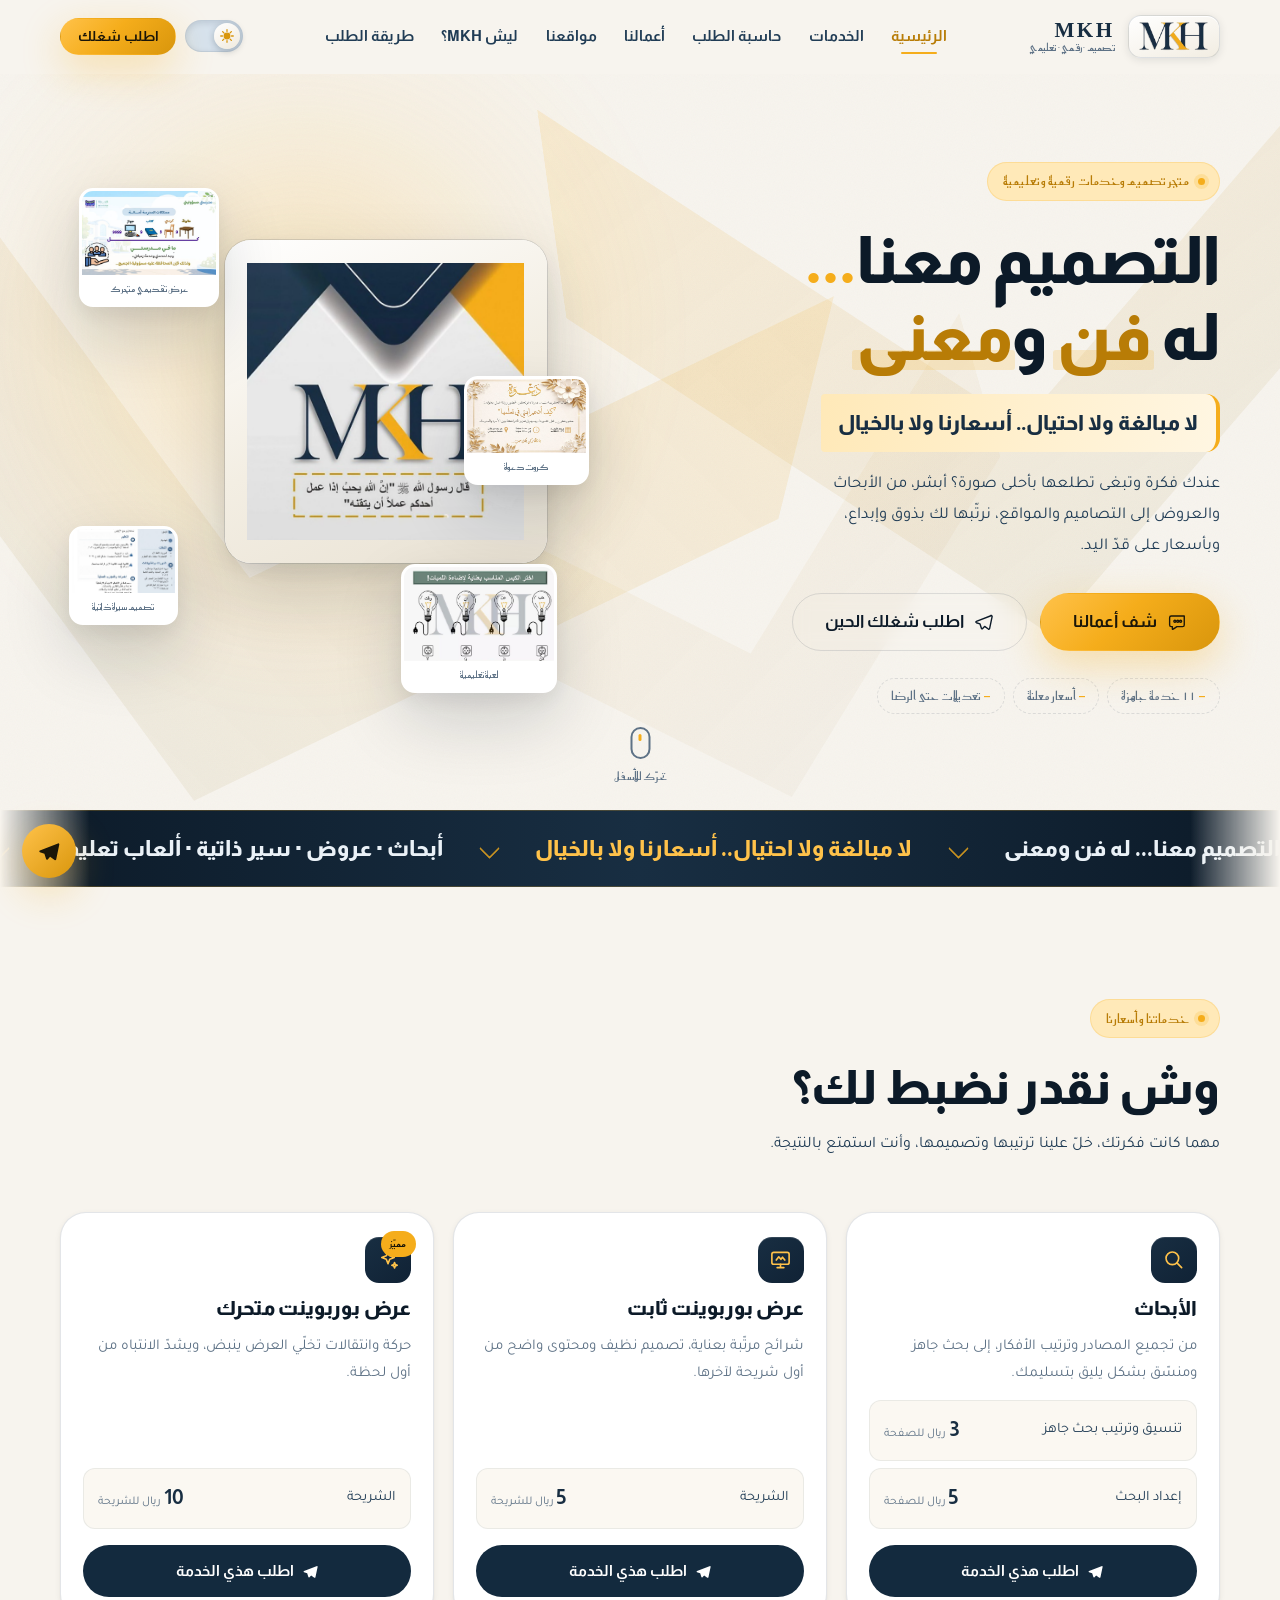
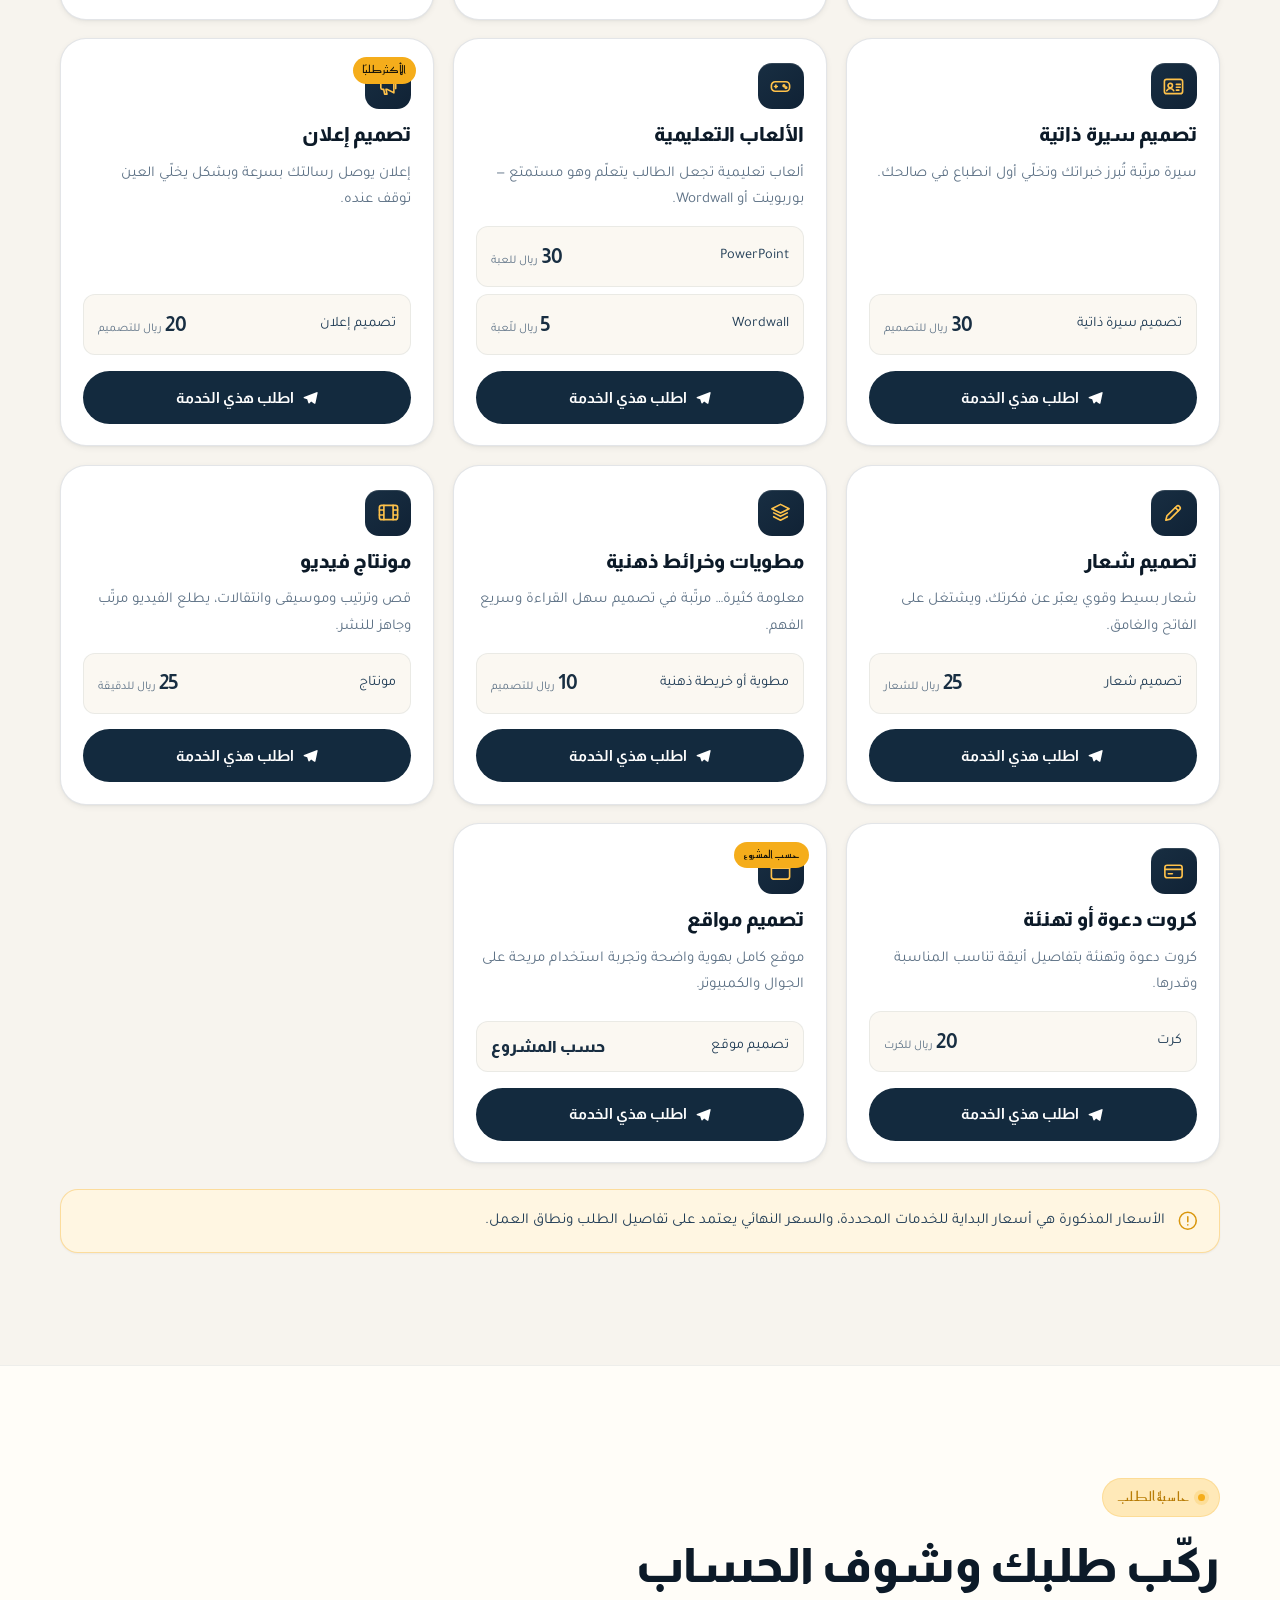
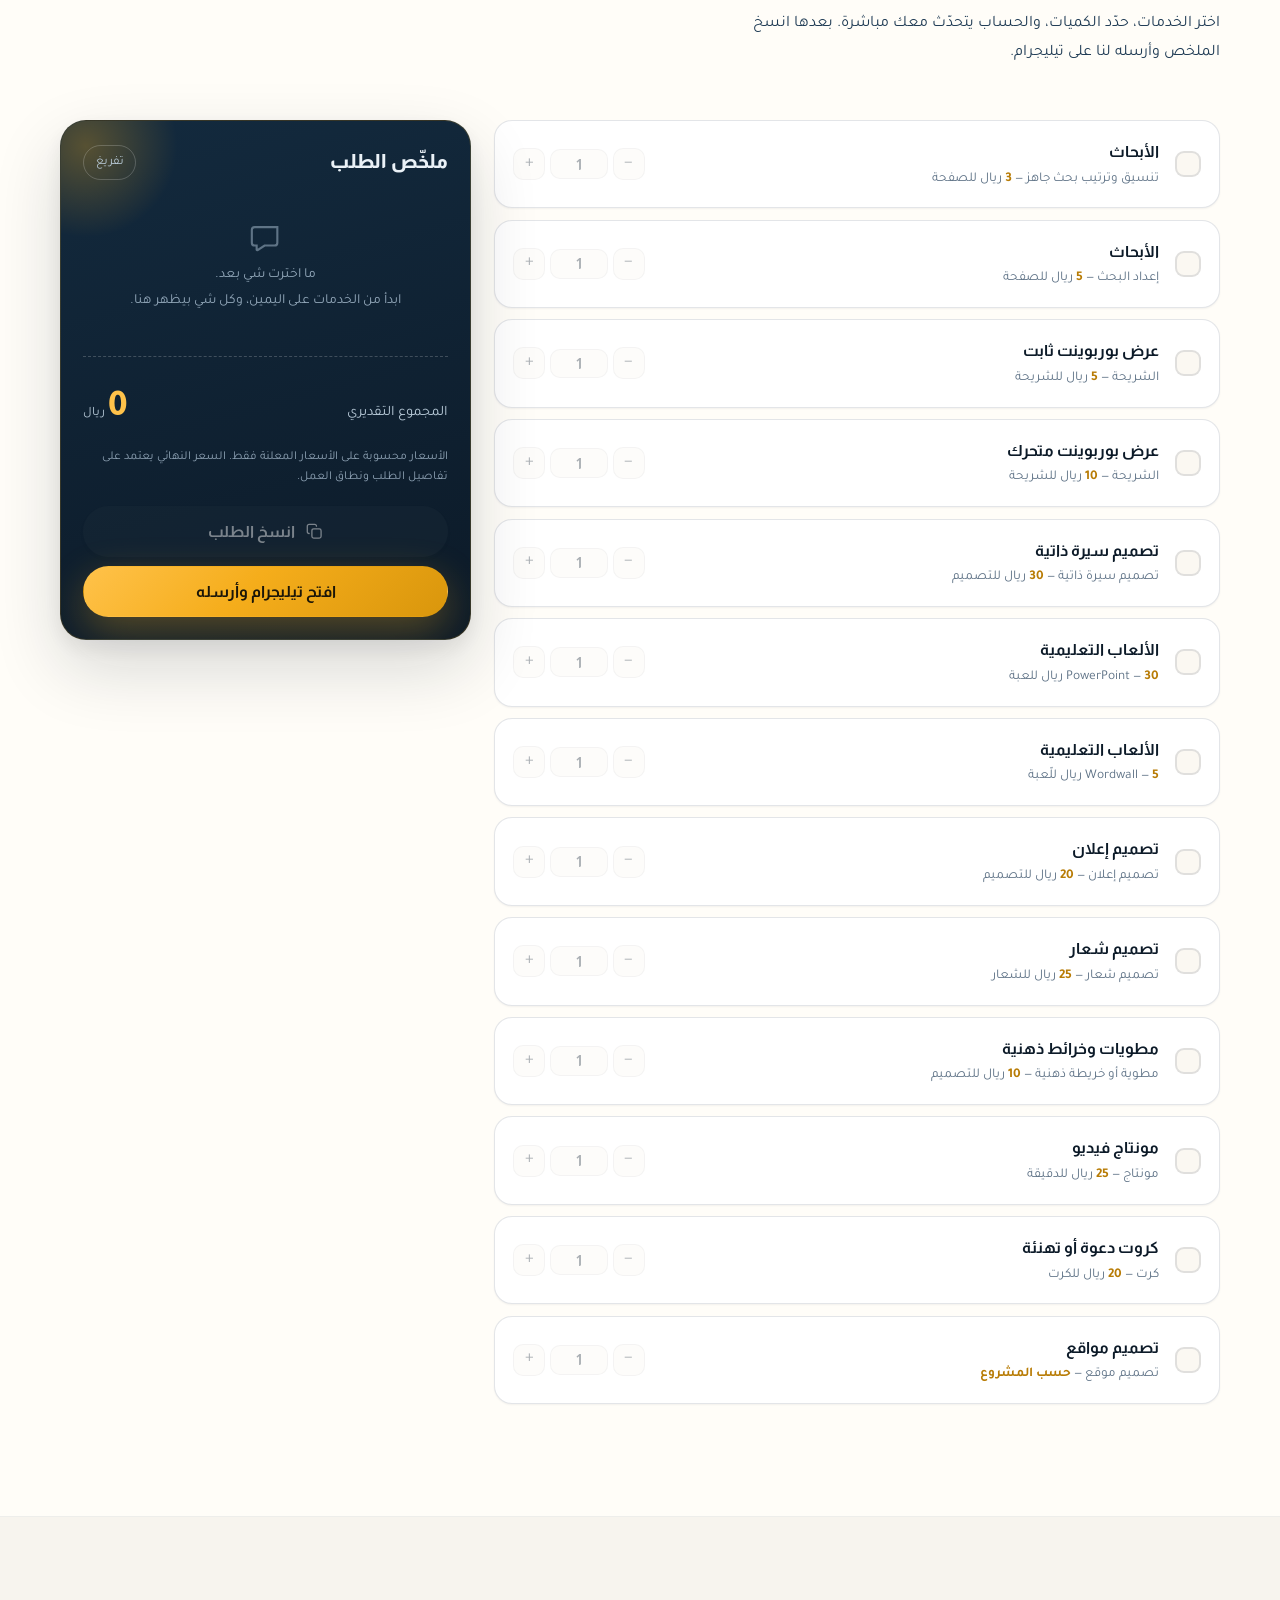
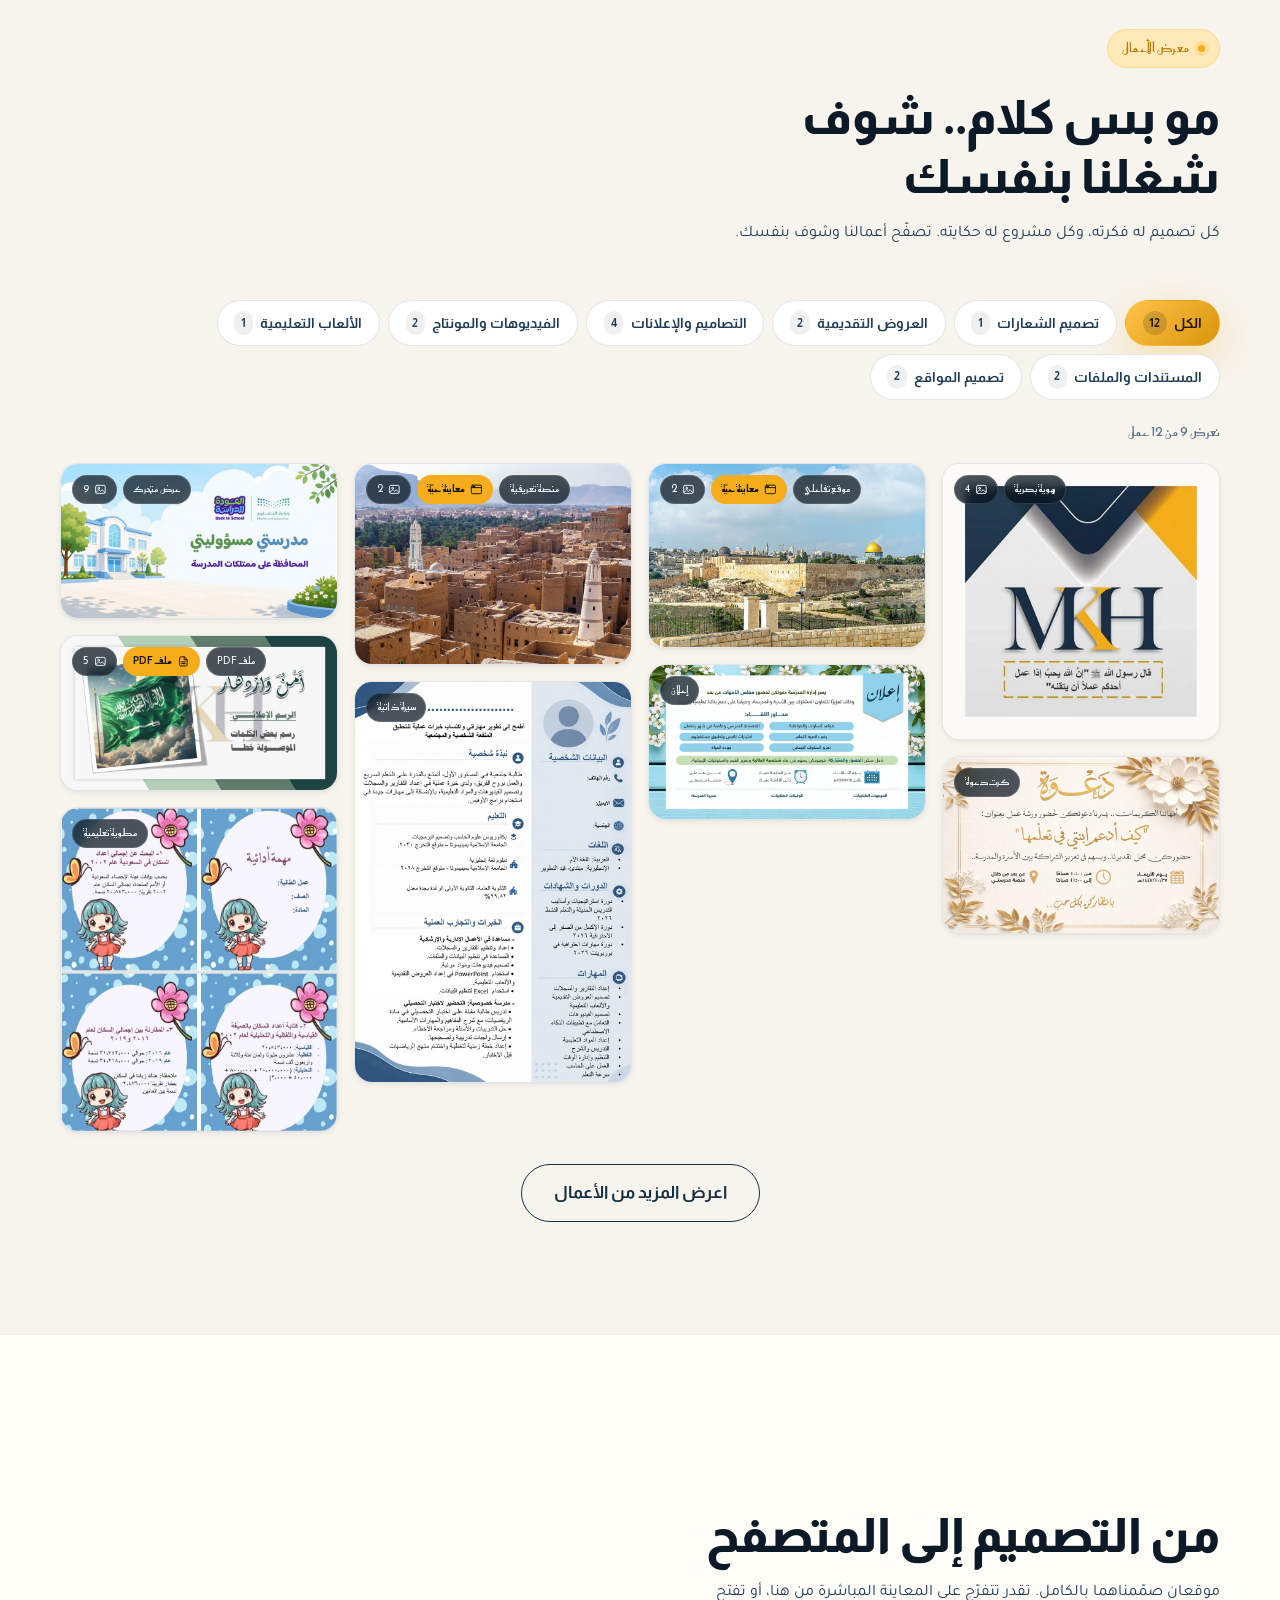
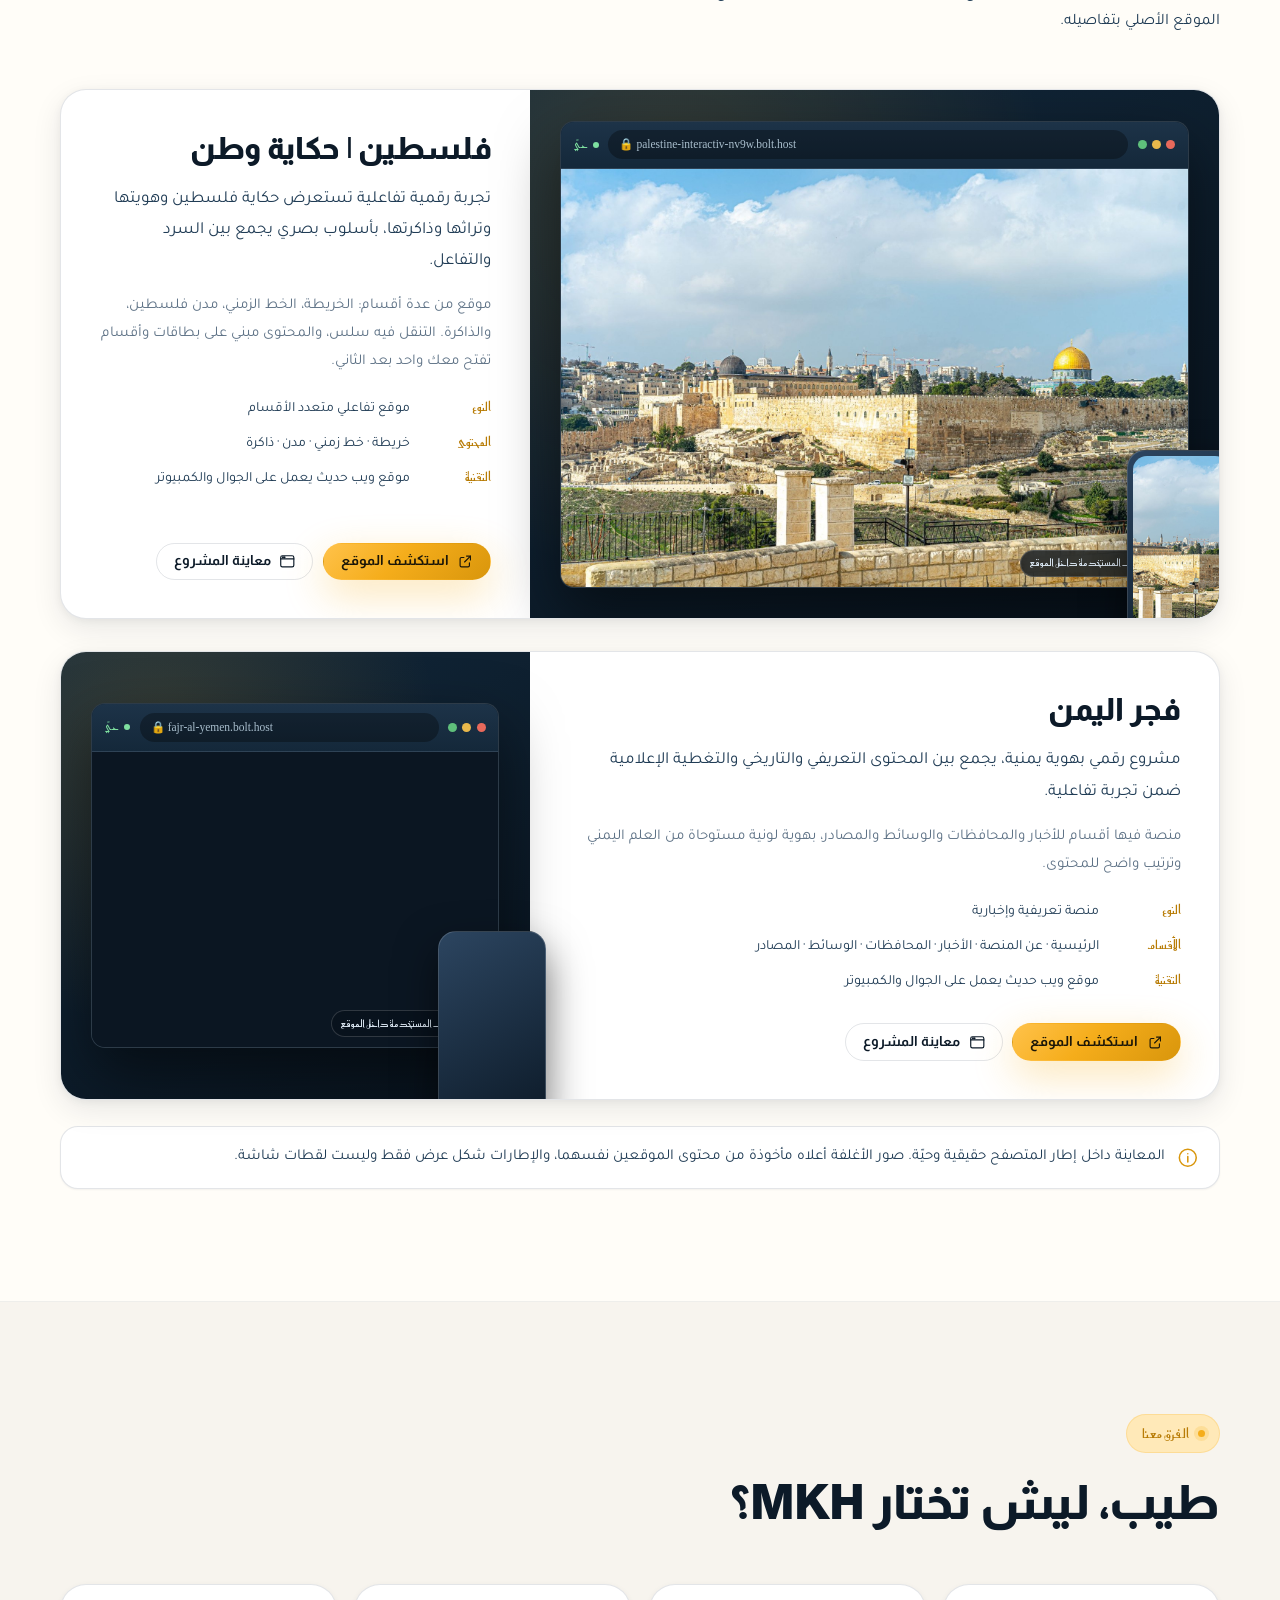
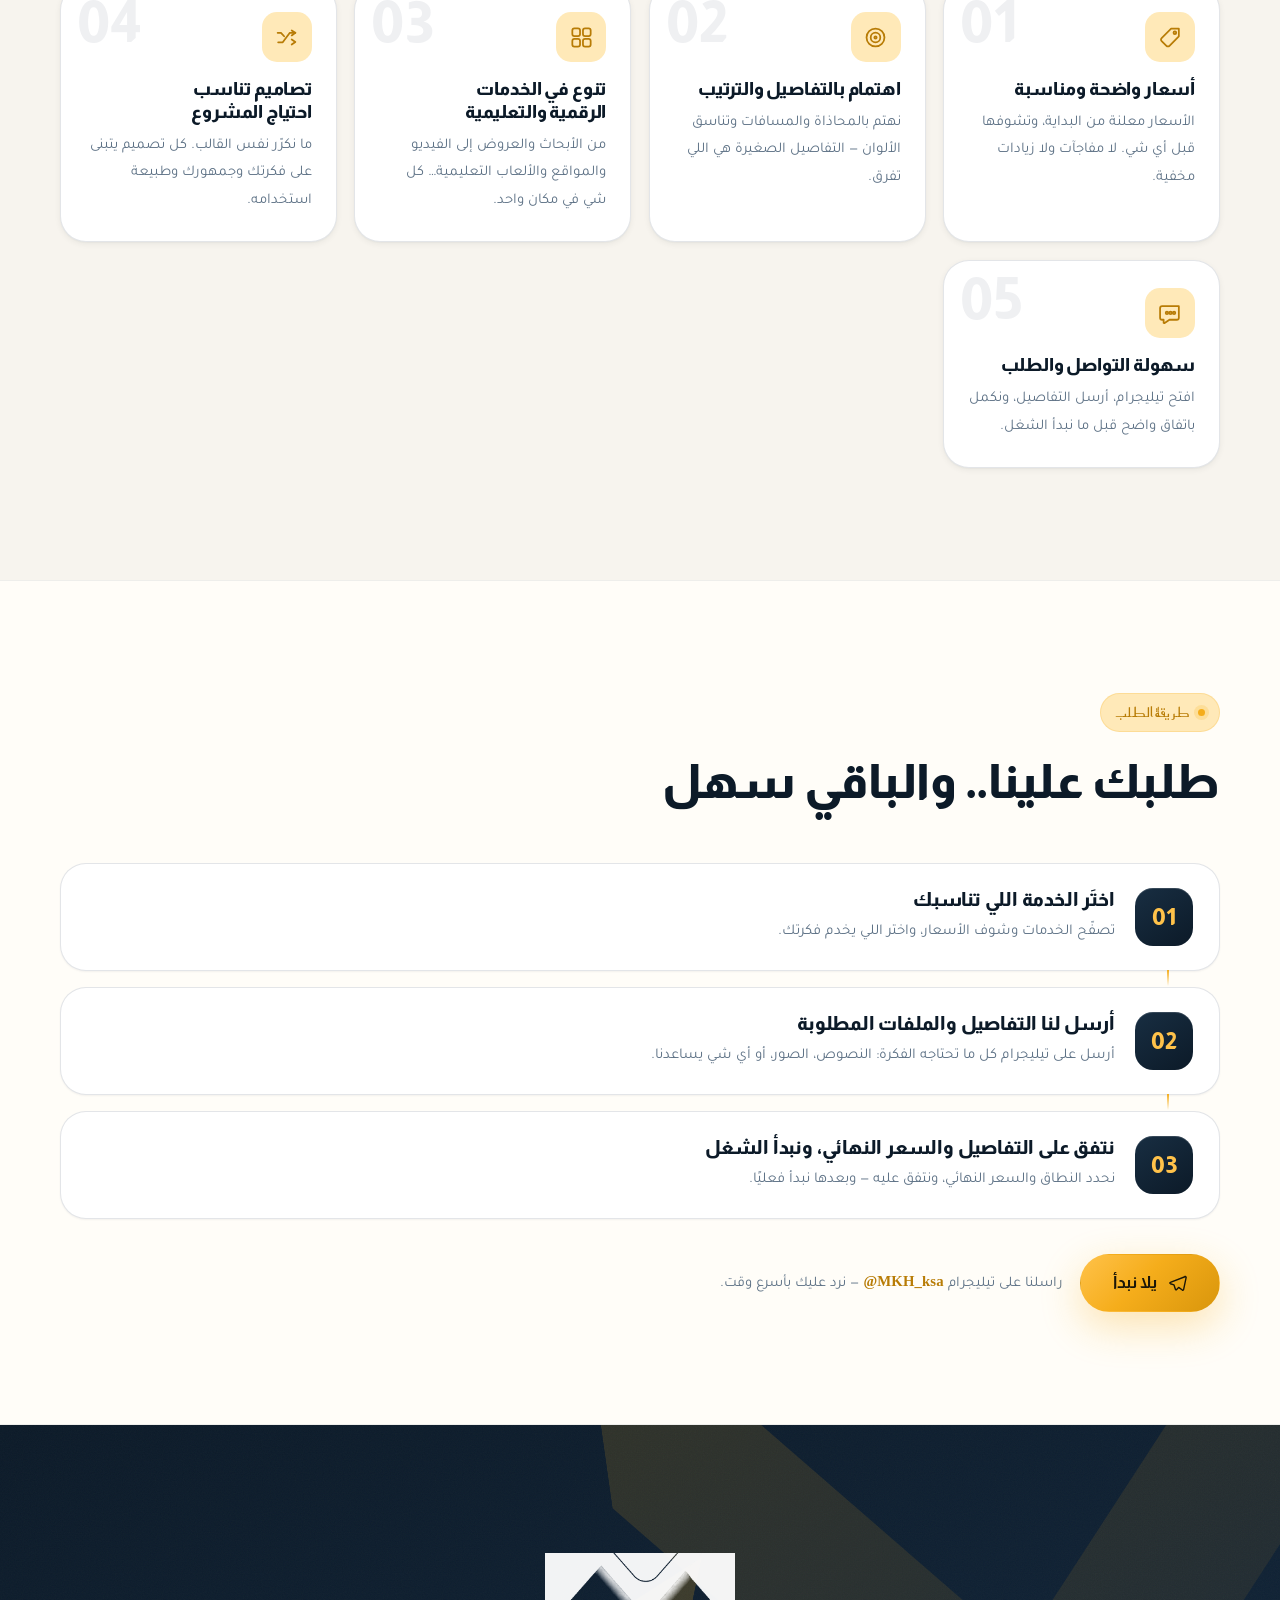
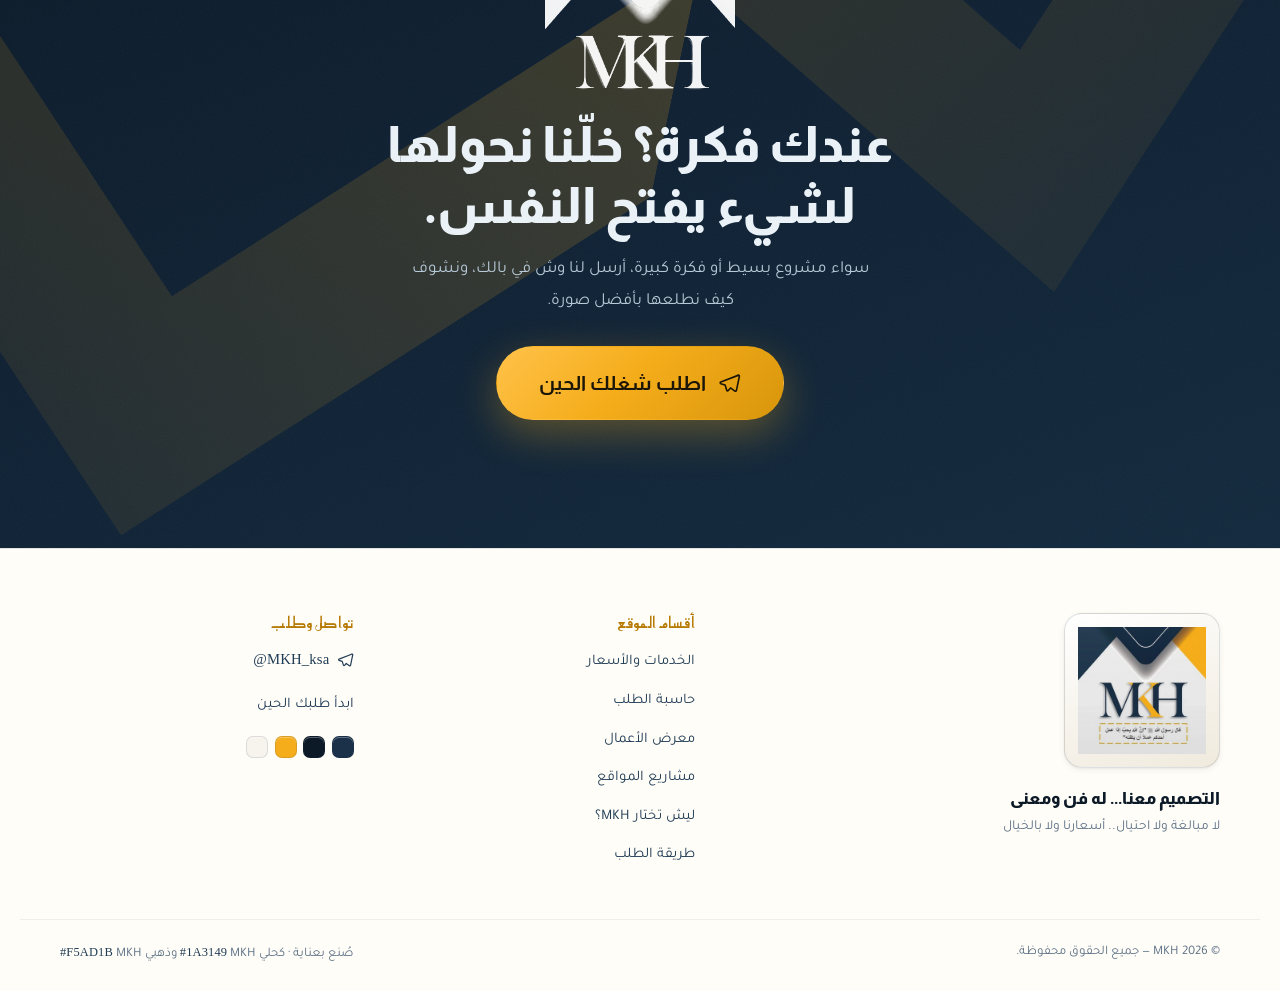
<file: index.html>
<!DOCTYPE html>
<html lang="ar" dir="rtl" data-theme="light">
<head>
<meta charset="utf-8">
<meta name="viewport" content="width=device-width, initial-scale=1, viewport-fit=cover">
<title>MKH — التصميم معنا... له فن ومعنى</title>
<meta name="description" content="MKH متجر تصميم وخدمات رقمية وتعليمية: أبحاث، عروض بوربوينت ثابتة ومتحركة، سير ذاتية، ألعاب تعليمية، إعلانات، شعارات، مطويات، مونتاج فيديو، كروت دعوة، وتصميم مواقع. أسعار واضحة من البداية.">
<meta name="theme-color" content="#F7F4EE" media="(prefers-color-scheme: light)">
<meta name="theme-color" content="#0B1622" media="(prefers-color-scheme: dark)">
<meta name="author" content="MKH">
<meta name="robots" content="index, follow">

<meta property="og:type" content="website">
<meta property="og:locale" content="ar_SA">
<meta property="og:site_name" content="MKH">
<meta property="og:title" content="MKH — التصميم معنا... له فن ومعنى">
<meta property="og:description" content="خدمات تصميم ورقمية وتعليمية بأسعار واضحة. شوف أعمالنا واطلب شغلك.">
<meta property="og:image" content="assets/og-image.jpg">
<meta name="twitter:card" content="summary_large_image">

<link rel="icon" href="favicon-32.png" sizes="32x32">
<link rel="apple-touch-icon" href="assets/icon-180.png">
<link rel="manifest" href="site.webmanifest">

<link rel="preload" as="font" type="font/woff2" href="assets/fonts/Almarai-800-arabic.woff2" crossorigin>
<link rel="preload" as="font" type="font/woff2" href="assets/fonts/Tajawal-400-arabic.woff2" crossorigin>
<link rel="preload" as="image" href="assets/brand/mark-mkh.png">

<link rel="stylesheet" href="assets/css/fonts.css">
<link rel="stylesheet" href="assets/css/mkh.css">

<noscript>
  <style>
    .reveal { opacity: 1 !important; transform: none !important; }
    .boot { display: none !important; }
    body.is-locked { overflow: auto !important; }
  </style>
</noscript>

<!-- نحدد المظهر قبل أول رسم للصفحة عشان ما يصير وميض بالمظهر الخاطئ -->
<script>
  (function () {
    var t = 'light';
    try {
      var saved = localStorage.getItem('mkh:theme');
      if (saved === 'light' || saved === 'dark') { t = saved; }
      else if (window.matchMedia && window.matchMedia('(prefers-color-scheme: dark)').matches) { t = 'dark'; }
    } catch (e) { }
    document.documentElement.setAttribute('data-theme', t);
    document.documentElement.style.colorScheme = t;
  })();
</script>
</head>

<body>

<a class="skip-link" href="#services">تخطَّ إلى الخدمات</a>

<!-- ═══════════════════════════ شاشة الافتتاح ═══════════════════════════ -->
<div class="boot" id="boot" aria-hidden="true">
  <div class="boot-inner">
    <div class="boot-mark">
      <span class="boot-chevron"></span>
      <img src="assets/brand/mark-mkh.png" alt="" width="456" height="192">
    </div>
    <div class="boot-bar"><i></i></div>
  </div>
</div>

<!-- ═══════════════════════════════ الهيدر ═══════════════════════════════ -->
<header class="site-head" id="siteHead">
  <div class="shell head-inner">

    <a class="brand" href="#top" aria-label="MKH — العودة لأعلى الصفحة">
      <span class="brand-plate">
        <img src="assets/brand/mark-mkh.png" alt="شعار MKH" width="456" height="192">
      </span>
      <span class="brand-lines">
        <b>MKH</b>
        <i>تصميم · رقمي · تعليمي</i>
      </span>
    </a>

    <nav class="head-nav" id="headNav" aria-label="التنقل الرئيسي">
      <a href="#top">الرئيسية</a>
      <a href="#services">الخدمات</a>
      <a href="#planner">حاسبة الطلب</a>
      <a href="#work">أعمالنا</a>
      <a href="#sites">مواقعنا</a>
      <a href="#why">ليش MKH؟</a>
      <a href="#steps">طريقة الطلب</a>
      <a class="head-nav-order" href="https://t.me/MKH_ksa" target="_blank" rel="noopener noreferrer">اطلب على تيليجرام</a>
    </nav>

    <div class="head-actions">
      <button type="button" class="theme-toggle" id="themeToggle" aria-label="تبديل المظهر الليلي والنهاري" title="تبديل المظهر">
        <span class="tt-track" aria-hidden="true">
          <span class="tt-thumb">
            <svg class="tt-sun" viewBox="0 0 24 24" aria-hidden="true"><circle cx="12" cy="12" r="4.2"/><g stroke-linecap="round"><path d="M12 2.6v2.6M12 18.8v2.6M2.6 12h2.6M18.8 12h2.6M5.4 5.4l1.8 1.8M16.8 16.8l1.8 1.8M18.6 5.4l-1.8 1.8M7.2 16.8l-1.8 1.8"/></g></svg>
            <svg class="tt-moon" viewBox="0 0 24 24" aria-hidden="true"><path d="M20.5 14.6A8.6 8.6 0 1 1 9.4 3.5a7 7 0 0 0 11.1 11.1z"/></svg>
          </span>
        </span>
      </button>

      <a class="btn btn-gold btn-sm head-cta" href="https://t.me/MKH_ksa" target="_blank" rel="noopener noreferrer" data-magnetic>
        <span>اطلب شغلك</span>
      </a>

      <button type="button" class="nav-burger" id="navBurger" aria-label="فتح القائمة" aria-expanded="false" aria-controls="headNav">
        <span></span><span></span><span></span>
      </button>
    </div>
  </div>
</header>

<!-- شريط تقدّم القراءة -->
<div class="read-rail" id="readRail" aria-hidden="true">
  <span class="rr-line"><i id="rrFill"></i></span>
  <span class="rr-chevron"></span>
  <span class="rr-num" id="rrNum">0%</span>
</div>

<main id="top">

  <!-- ═══════════════════════════════ الواجهة ═══════════════════════════════ -->
  <section class="hero" id="hero">
    <div class="hero-bg" aria-hidden="true">
      <span class="chev chev-1"></span>
      <span class="chev chev-2"></span>
      <span class="chev chev-3"></span>
      <span class="hero-glow"></span>
      <span class="grain"></span>
    </div>

    <div class="shell hero-grid">
      <div class="hero-copy">
        <p class="eyebrow reveal" data-reveal>
          <span class="dot"></span>
          متجر تصميم وخدمات رقمية وتعليمية
        </p>

        <h1 class="hero-title">
          <span class="reveal" data-reveal data-delay="60">التصميم معنا</span><span class="dots reveal" data-reveal data-delay="120">...</span>
          <span class="reveal line-2" data-reveal data-delay="180">له <em>فن</em> و<em>معنى</em></span>
        </h1>

        <p class="hero-tag reveal" data-reveal data-delay="240">
          <span class="hero-tag-inner">لا مبالغة ولا احتيال.. أسعارنا ولا بالخيال</span>
        </p>

        <p class="hero-desc reveal" data-reveal data-delay="300">
          عندك فكرة وتبغى تطلعها بأحلى صورة؟ أبشر، من الأبحاث والعروض إلى التصاميم والمواقع،
          نرتّبها لك بذوق وإبداع، وبأسعار على قدّ اليد.
        </p>

        <div class="hero-cta reveal" data-reveal data-delay="360">
          <a class="btn btn-gold btn-lg" href="#work" data-magnetic>
            <svg class="ic" viewBox="0 0 24 24" aria-hidden="true"><path d="M4 5h16v11a2 2 0 0 1-2 2h-7l-4.6 3.1A.6.6 0 0 1 5.4 21v-3H4a2 2 0 0 1-2-2V7a2 2 0 0 1 2-2z"/><circle cx="8.5" cy="11.5" r="1.3"/><circle cx="12" cy="11.5" r="1.3"/><circle cx="15.5" cy="11.5" r="1.3"/></svg>
            <span>شف أعمالنا</span>
          </a>
          <a class="btn btn-ghost btn-lg" href="https://t.me/MKH_ksa" target="_blank" rel="noopener noreferrer" data-magnetic>
            <svg class="ic" viewBox="0 0 24 24" aria-hidden="true"><path d="M21.6 4.3 2.9 11.5c-.8.3-.8 1.4 0 1.7l4.5 1.5 1.7 5.4c.2.7 1.1.9 1.6.3l2.4-2.7 4.5 3.3c.6.4 1.4.1 1.6-.6l3.1-14.8c.2-.9-.7-1.6-1.5-1.3z"/></svg>
            <span>اطلب شغلك الحين</span>
          </a>
        </div>

        <ul class="hero-chips reveal" data-reveal data-delay="420">
          <li>١١ خدمة جاهزة</li>
          <li>أسعار معلنة</li>
          <li>تعديلات حتى الرضا</li>
        </ul>
      </div>

      <div class="hero-art" data-parallax="0.06">
        <div class="art-stage" id="artStage">
          <div class="art-card art-main" data-depth="0.5">
            <div class="art-plate">
              <img src="assets/brand/logo-original.png" alt="شعار MKH الأصلي" width="640" height="638">
            </div>
            <span class="art-plate-shine" aria-hidden="true"></span>
          </div>

          <figure class="art-card art-mini art-mini-1" data-depth="1.4">
            <img src="assets/works/thumbs/deck-slide-3.jpg" alt="شريحة من عرض تقديمي" loading="lazy" decoding="async" width="800" height="450">
            <figcaption>عرض تقديمي متحرك</figcaption>
          </figure>

          <figure class="art-card art-mini art-mini-2" data-depth="1.9">
            <img src="assets/works/thumbs/cv-design-2.jpg" alt="تصميم سيرة ذاتية" loading="lazy" decoding="async" width="900" height="1300">
            <figcaption>تصميم سيرة ذاتية</figcaption>
          </figure>

          <figure class="art-card art-mini art-mini-3" data-depth="1.2">
            <img src="assets/works/thumbs/pptx-game-poster.jpg" alt="لعبة تعليمية بالبوربوينت" loading="lazy" decoding="async" width="900" height="510">
            <figcaption>لعبة تعليمية</figcaption>
          </figure>

          <figure class="art-card art-mini art-mini-4" data-depth="2.2">
            <img src="assets/works/thumbs/invitation-card.jpg" alt="كرت دعوة" loading="lazy" decoding="async" width="900" height="575">
            <figcaption>كروت دعوة</figcaption>
          </figure>
        </div>
      </div>
    </div>

    <a class="scroll-cue" href="#services" aria-label="انزل للخدمات">
      <span class="sc-mouse"><i></i></span>
      <span class="sc-text">تحرّك للأسفل</span>
    </a>
  </section>

  <!-- ═════════════════════════════ الشريط المتحرك ═════════════════════════════ -->
  <div class="marquee" aria-hidden="true">
    <div class="marquee-track" id="marqueeTrack">
      <span>التصميم معنا... له فن ومعنى</span><i class="mq-sep"></i>
      <span>لا مبالغة ولا احتيال.. أسعارنا ولا بالخيال</span><i class="mq-sep"></i>
      <span>أبحاث · عروض · سير ذاتية · ألعاب تعليمية</span><i class="mq-sep"></i>
      <span>إعلانات · شعارات · مطويات · مونتاج فيديو</span><i class="mq-sep"></i>
      <span>كروت دعوة · تصميم مواقع</span><i class="mq-sep"></i>
    </div>
  </div>

  <!-- ═══════════════════════════════ الخدمات ═══════════════════════════════ -->
  <section class="section" id="services">
    <div class="shell">
      <header class="sec-head">
        <p class="eyebrow reveal" data-reveal><span class="dot"></span> خدماتنا وأسعارنا</p>
        <h2 class="sec-title reveal" data-reveal data-delay="60">وش نقدر نضبط لك؟</h2>
        <p class="sec-desc reveal" data-reveal data-delay="120">
          مهما كانت فكرتك، خلّ علينا ترتيبها وتصميمها، وأنت استمتع بالنتيجة.
        </p>
      </header>

      <div class="services" id="servicesGrid"><!-- يُبنى من JS --></div>

      <div class="note note-warn reveal" data-reveal>
        <svg class="ic" viewBox="0 0 24 24" aria-hidden="true"><circle cx="12" cy="12" r="9.4"/><path d="M12 7.4v5.6M12 16.4v.2"/></svg>
        <p id="priceNote"></p>
      </div>
    </div>
  </section>

  <!-- ═══════════════════════════ مُخطِّط الطلب ═══════════════════════════ -->
  <section class="section section-alt" id="planner">
    <div class="shell">
      <header class="sec-head">
        <p class="eyebrow reveal" data-reveal><span class="dot"></span> حاسبة الطلب</p>
        <h2 class="sec-title reveal" data-reveal data-delay="60">ركّب طلبك وشوف الحساب</h2>
        <p class="sec-desc reveal" data-reveal data-delay="120">
          اختر الخدمات، حدّد الكميات، والحساب يتحدّث معك مباشرة. بعدها انسخ الملخص وأرسله لنا على تيليجرام.
        </p>
      </header>

      <div class="planner">
        <div class="planner-list" id="plannerList"><!-- يُبنى من JS --></div>

        <aside class="planner-sum" id="plannerSum">
          <div class="ps-head">
            <h3>ملخّص الطلب</h3>
            <button type="button" class="ps-clear" id="plannerClear">تفريغ</button>
          </div>

          <ul class="ps-items" id="plannerItems"></ul>

          <div class="ps-empty" id="plannerEmpty">
            <svg viewBox="0 0 24 24" aria-hidden="true"><path d="M4 5h16v11a2 2 0 0 1-2 2h-7l-4.6 3.1A.6.6 0 0 1 5.4 21v-3H4a2 2 0 0 1-2-2V7a2 2 0 0 1 2-2z"/></svg>
            <p>ما اخترت شي بعد.<br>ابدأ من الخدمات على اليمين، وكل شي بيظهر هنا.</p>
          </div>

          <div class="ps-total">
            <span>المجموع التقديري</span>
            <b><i id="plannerTotal">0</i> <small id="plannerUnit">ريال</small></b>
          </div>

          <p class="ps-foot">
            الأسعار محسوبة على الأسعار المعلنة فقط. السعر النهائي يعتمد على تفاصيل الطلب ونطاق العمل.
          </p>

          <div class="ps-actions">
            <button type="button" class="btn btn-dark btn-block" id="plannerCopy" disabled>
              <svg class="ic" viewBox="0 0 24 24" aria-hidden="true"><rect x="9" y="9" width="12" height="12" rx="2.4"/><path d="M15 5.4A2.4 2.4 0 0 0 12.6 3H5.4A2.4 2.4 0 0 0 3 5.4v7.2A2.4 2.4 0 0 0 5.4 15"/></svg>
              <span>انسخ الطلب</span>
            </button>
            <a class="btn btn-gold btn-block" id="plannerSend" href="https://t.me/MKH_ksa" target="_blank" rel="noopener noreferrer">
              <span>افتح تيليجرام وأرسله</span>
            </a>
          </div>
        </aside>
      </div>
    </div>
  </section>

  <!-- ═══════════════════════════════ الأعمال ═══════════════════════════════ -->
  <section class="section" id="work">
    <div class="shell">
      <header class="sec-head">
        <p class="eyebrow reveal" data-reveal><span class="dot"></span> معرض الأعمال</p>
        <h2 class="sec-title reveal" data-reveal data-delay="60">مو بس كلام.. شوف شغلنا بنفسك</h2>
        <p class="sec-desc reveal" data-reveal data-delay="120">
          كل تصميم له فكرته، وكل مشروع له حكايته. تصفّح أعمالنا وشوف بنفسك.
        </p>
      </header>

      <div class="filters reveal" data-reveal role="tablist" aria-label="تصنيفات الأعمال" id="filters"></div>

      <p class="works-count" id="worksCount" aria-live="polite"></p>

      <div class="masonry" id="masonry"><!-- يُبنى من JS --></div>

      <div class="works-more">
        <button type="button" class="btn btn-outline btn-lg" id="worksMore" hidden>اعرض المزيد من الأعمال</button>
      </div>
    </div>
  </section>

  <!-- ═══════════════════════════════ المواقع ═══════════════════════════════ -->
  <section class="section section-alt" id="sites">
    <div class="shell">
      <header class="sec-head">
        <p class="eyebrow reveal" data-reveal><span class="dot"></span> مشاريع مواقع</p>
        <h2 class="sec-title reveal" data-reveal data-delay="60">من التصميم إلى المتصفح</h2>
        <p class="sec-desc reveal" data-reveal data-delay="120">
          موقعان صمّمناهما بالكامل. تقدر تتفرّج على المعاينة المباشرة من هنا، أو تفتح الموقع الأصلي بتفاصيله.
        </p>
      </header>

      <div class="site-cards" id="siteCards"><!-- يُبنى من JS --></div>

      <div class="note reveal" data-reveal>
        <svg class="ic" viewBox="0 0 24 24" aria-hidden="true"><circle cx="12" cy="12" r="9.4"/><path d="M12 10.6v6M12 7.4v.2"/></svg>
        <p>
          المعاينة داخل إطار المتصفح حقيقية وحيّة. صور الأغلفة أعلاه مأخوذة من محتوى الموقعين نفسهما،
          والإطارات شكل عرض فقط وليست لقطات شاشة.
        </p>
      </div>
    </div>
  </section>

  <!-- ═══════════════════════════════ ليش MKH ═══════════════════════════════ -->
  <section class="section" id="why">
    <div class="shell">
      <header class="sec-head">
        <p class="eyebrow reveal" data-reveal><span class="dot"></span> الفرق معنا</p>
        <h2 class="sec-title reveal" data-reveal data-delay="60">طيب، ليش تختار MKH؟</h2>
      </header>
      <div class="why-grid" id="whyGrid"><!-- يُبنى من JS --></div>
    </div>
  </section>

  <!-- ═══════════════════════════════ الخطوات ═══════════════════════════════ -->
  <section class="section section-alt" id="steps">
    <div class="shell">
      <header class="sec-head">
        <p class="eyebrow reveal" data-reveal><span class="dot"></span> طريقة الطلب</p>
        <h2 class="sec-title reveal" data-reveal data-delay="60">طلبك علينا.. والباقي سهل</h2>
      </header>

      <ol class="steps" id="stepsList"><!-- يُبنى من JS --></ol>

      <div class="steps-cta reveal" data-reveal>
        <a class="btn btn-gold btn-lg" href="https://t.me/MKH_ksa" target="_blank" rel="noopener noreferrer" data-magnetic>
          <svg class="ic" viewBox="0 0 24 24" aria-hidden="true"><path d="M21.6 4.3 2.9 11.5c-.8.3-.8 1.4 0 1.7l4.5 1.5 1.7 5.4c.2.7 1.1.9 1.6.3l2.4-2.7 4.5 3.3c.6.4 1.4.1 1.6-.6l3.1-14.8c.2-.9-.7-1.6-1.5-1.3z"/></svg>
          <span>يلا نبدأ</span>
        </a>
        <p>راسلنا على تيليجرام <b class="ltr">@MKH_ksa</b> — نرد عليك بأسرع وقت.</p>
      </div>
    </div>
  </section>

  <!-- ═══════════════════════════ القسم الختامي ═══════════════════════════ -->
  <section class="finale" id="order">
    <div class="finale-bg" aria-hidden="true">
      <span class="chev chev-1"></span>
      <span class="chev chev-2"></span>
      <span class="grain"></span>
    </div>
    <div class="shell finale-inner">
      <img class="finale-mark" src="assets/brand/mark-lockup.png" alt="MKH" width="624" height="470" loading="lazy" decoding="async">
      <h2 class="finale-title reveal" data-reveal>عندك فكرة؟ خلّنا نحولها لشيء يفتح النفس.</h2>
      <p class="finale-desc reveal" data-reveal data-delay="80">
        سواء مشروع بسيط أو فكرة كبيرة، أرسل لنا وش في بالك، ونشوف كيف نطلعها بأفضل صورة.
      </p>
      <a class="btn btn-gold btn-xl reveal" data-reveal data-delay="160" href="https://t.me/MKH_ksa" target="_blank" rel="noopener noreferrer" data-magnetic>
        <svg class="ic" viewBox="0 0 24 24" aria-hidden="true"><path d="M21.6 4.3 2.9 11.5c-.8.3-.8 1.4 0 1.7l4.5 1.5 1.7 5.4c.2.7 1.1.9 1.6.3l2.4-2.7 4.5 3.3c.6.4 1.4.1 1.6-.6l3.1-14.8c.2-.9-.7-1.6-1.5-1.3z"/></svg>
        <span>اطلب شغلك الحين</span>
      </a>
    </div>
  </section>

</main>

<!-- ═══════════════════════════════ التذييل ═══════════════════════════════ -->
<footer class="site-foot">
  <div class="shell foot-grid">
    <div class="foot-brand">
      <span class="foot-plate">
        <img src="assets/brand/logo-original.png" alt="شعار MKH الأصلي" width="640" height="638" loading="lazy" decoding="async">
      </span>
      <p class="foot-tag">التصميم معنا... له فن ومعنى</p>
      <p class="foot-sub">لا مبالغة ولا احتيال.. أسعارنا ولا بالخيال</p>
    </div>

    <nav class="foot-col" aria-label="أقسام الموقع">
      <h3>أقسام الموقع</h3>
      <ul>
        <li><a href="#services">الخدمات والأسعار</a></li>
        <li><a href="#planner">حاسبة الطلب</a></li>
        <li><a href="#work">معرض الأعمال</a></li>
        <li><a href="#sites">مشاريع المواقع</a></li>
        <li><a href="#why">ليش تختار MKH؟</a></li>
        <li><a href="#steps">طريقة الطلب</a></li>
      </ul>
    </nav>

    <div class="foot-col">
      <h3>تواصل وطلب</h3>
      <ul>
        <li>
          <a class="foot-tg" href="https://t.me/MKH_ksa" target="_blank" rel="noopener noreferrer">
            <svg class="ic" viewBox="0 0 24 24" aria-hidden="true"><path d="M21.6 4.3 2.9 11.5c-.8.3-.8 1.4 0 1.7l4.5 1.5 1.7 5.4c.2.7 1.1.9 1.6.3l2.4-2.7 4.5 3.3c.6.4 1.4.1 1.6-.6l3.1-14.8c.2-.9-.7-1.6-1.5-1.3z"/></svg>
            <span class="ltr">@MKH_ksa</span>
          </a>
        </li>
        <li><a href="#order">ابدأ طلبك الحين</a></li>
      </ul>
      <p class="foot-swatches" aria-label="ألوان الهوية">
        <i style="--c:#1A3149"></i><i style="--c:#0C1A28"></i><i style="--c:#F5AD1B"></i><i style="--c:#F7F4EE"></i>
      </p>
    </div>
  </div>

  <div class="shell foot-bottom">
    <p>© <span id="year">2026</span> MKH — جميع الحقوق محفوظة.</p>
    <p class="foot-note">صُنع بعناية · كحلي MKH <span class="ltr">#1A3149</span> وذهبي MKH <span class="ltr">#F5AD1B</span></p>
  </div>
</footer>

<!-- ═══════════════════════ أدوات عائمة ═══════════════════════ -->
<a class="fab-tg" id="fabTg" href="https://t.me/MKH_ksa" target="_blank" rel="noopener noreferrer" aria-label="اطلب على تيليجرام">
  <svg viewBox="0 0 24 24" aria-hidden="true"><path d="M21.6 4.3 2.9 11.5c-.8.3-.8 1.4 0 1.7l4.5 1.5 1.7 5.4c.2.7 1.1.9 1.6.3l2.4-2.7 4.5 3.3c.6.4 1.4.1 1.6-.6l3.1-14.8c.2-.9-.7-1.6-1.5-1.3z"/></svg>
  <span class="fab-label">اطلب شغلك</span>
</a>

<button type="button" class="to-top" id="toTop" aria-label="العودة لأعلى الصفحة">
  <svg viewBox="0 0 24 24" aria-hidden="true"><path d="M12 19V5M6 11l6-6 6 6"/></svg>
</button>

<!-- شريط الطلب على الجوال -->
<div class="mobile-bar" id="mobileBar">
  <a class="mb-btn mb-btn-outline" href="#services">شوف الخدمات</a>
  <a class="mb-btn mb-btn-gold" href="https://t.me/MKH_ksa" target="_blank" rel="noopener noreferrer">اطلب شغلك الحين</a>
</div>

<!-- ═══════════════════════════ نافذة المعاينة ═══════════════════════════ -->
<div class="lightbox" id="lightbox" role="dialog" aria-modal="true" aria-labelledby="lbTitle" hidden>
  <div class="lb-backdrop" id="lbBackdrop"></div>
  <div class="lb-shell" role="document">
    <header class="lb-head">
      <div class="lb-head-text">
        <p class="lb-eyebrow" id="lbEyebrow"></p>
        <h2 class="lb-title" id="lbTitle"></h2>
      </div>
      <div class="lb-head-tools">
        <div class="lb-devices" id="lbDevices" hidden>
          <button type="button" class="lb-device" data-device="desktop" aria-pressed="true" aria-label="عرض بحجم الكمبيوتر" title="عرض بحجم الكمبيوتر">
            <svg viewBox="0 0 24 24" aria-hidden="true"><rect x="2.5" y="4" width="19" height="13" rx="2"/><path d="M8 20.5h8M12 17v3.5"/></svg>
          </button>
          <button type="button" class="lb-device" data-device="mobile" aria-pressed="false" aria-label="عرض بحجم الجوال" title="عرض بحجم الجوال">
            <svg viewBox="0 0 24 24" aria-hidden="true"><rect x="6.5" y="2.5" width="11" height="19" rx="2.6"/><path d="M10.6 18.6h2.8"/></svg>
          </button>
        </div>
        <button type="button" class="lb-iconbtn" id="lbClose" aria-label="إغلاق المعاينة (Esc)">
          <svg viewBox="0 0 24 24" aria-hidden="true"><path d="M6 6l12 12M18 6 6 18"/></svg>
        </button>
      </div>
    </header>

    <div class="lb-body">
      <div class="lb-stage" id="lbStage"></div>
      <button type="button" class="lb-nav lb-prev" id="lbPrev" aria-label="العمل السابق">
        <svg viewBox="0 0 24 24" aria-hidden="true"><path d="M15 5l-7 7 7 7"/></svg>
      </button>
      <button type="button" class="lb-nav lb-next" id="lbNext" aria-label="العمل التالي">
        <svg viewBox="0 0 24 24" aria-hidden="true"><path d="M9 5l7 7-7 7"/></svg>
      </button>
    </div>

    <footer class="lb-foot">
      <div class="lb-meta" id="lbMeta"></div>
      <div class="lb-thumbs" id="lbThumbs"></div>
      <div class="lb-actions" id="lbActions"></div>
    </footer>
  </div>
</div>

<div class="toast" id="toast" role="status" aria-live="polite" hidden></div>

<script src="assets/js/works-data.js"></script>
<script src="assets/js/mkh.js"></script>
</body>
</html>
</file>
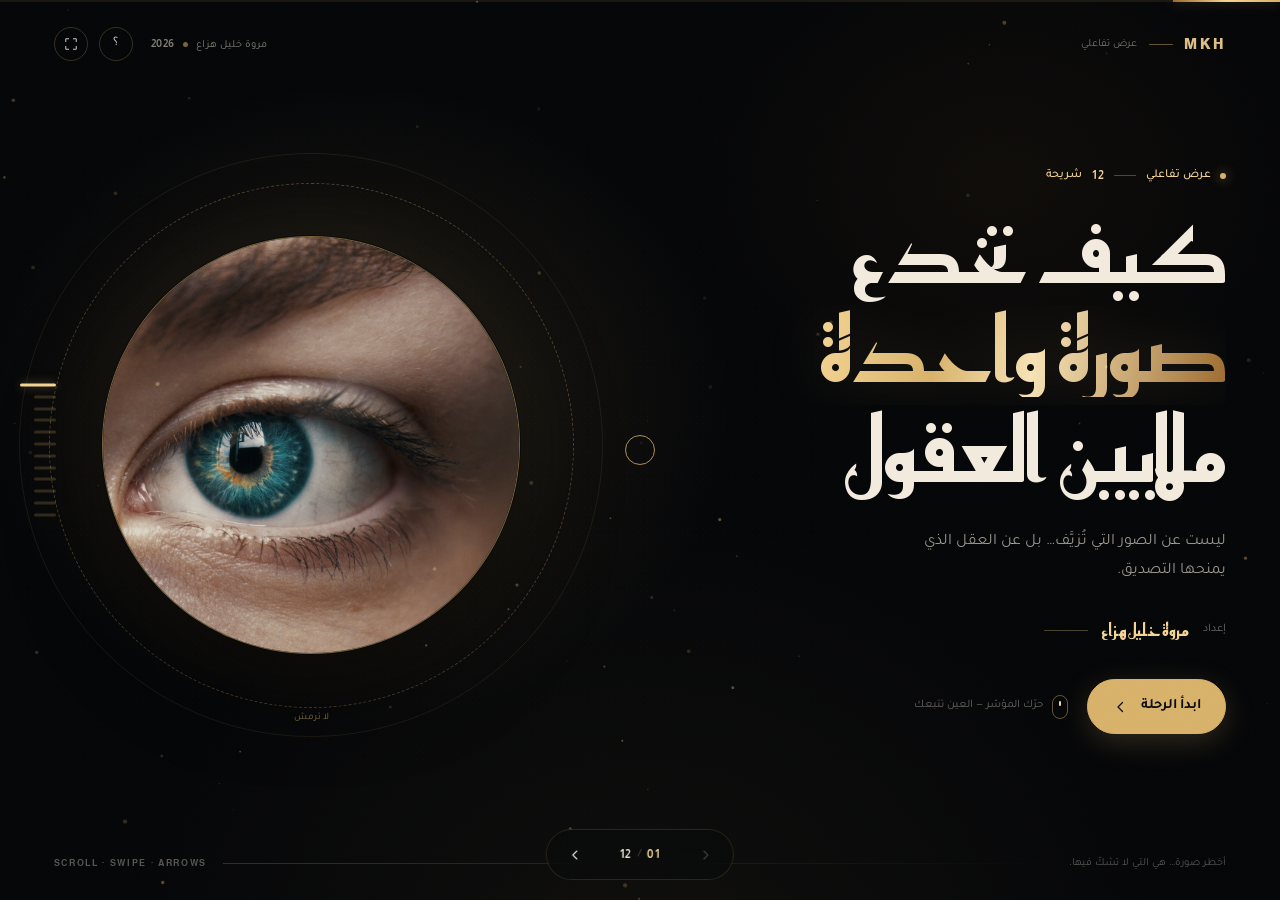
<file: presentation/index.html>
<!DOCTYPE html>
<html lang="ar" dir="rtl">
<head>
<meta charset="utf-8">
<meta name="viewport" content="width=device-width, initial-scale=1, viewport-fit=cover">
<title>كيف تخدع صورة واحدة ملايين العقول — مروة خليل هزاع</title>
<meta name="description" content="عرض تفاعلي عن الصور التي تخدع العقل: الإدراك، الإطار، الذكاء الاصطناعي، وكيف نصدّق ما نراه. إعداد مروة خليل هزاع.">
<meta name="theme-color" content="#07090c">
<meta property="og:title" content="كيف تخدع صورة واحدة ملايين العقول">
<meta property="og:description" content="عرض تفاعلي — إعداد مروة خليل هزاع">
<meta property="og:type" content="website">
<link rel="icon" href="../favicon-32.png" sizes="32x32">
<link rel="preload" as="font" type="font/woff2" href="assets/fonts/ReemKufi-600-arabic.woff2" crossorigin>
<link rel="preload" as="font" type="font/woff2" href="assets/fonts/Tajawal-400-arabic.woff2" crossorigin>
<link rel="preload" as="font" type="font/woff2" href="assets/fonts/Almarai-700-latin.woff2" crossorigin>
<link rel="preload" as="image" href="assets/img/eye.jpg">
<link rel="stylesheet" href="assets/css/deck.css">
</head>
<body>

<a class="skip" href="#deck">تجاوز إلى العرض</a>

<div id="cursor" class="cursor" aria-hidden="true"><span class="cursor__label">اسحب</span></div>
<div id="cursorDot" class="cursor-dot" aria-hidden="true"></div>
<canvas id="dust" aria-hidden="true"></canvas>
<div class="grain" aria-hidden="true"></div>

<header class="chrome">
  <a class="chrome__brand" href="#slide-1" aria-label="العودة إلى البداية">
    <span class="brand-mark">MKH</span>
    <span class="brand-line"></span>
    <span class="brand-sub">عرض تفاعلي</span>
  </a>
  <div class="chrome__side">
    <span class="chrome__meta">مروة خليل هزاع <span class="dot"></span> <span class="num">2026</span></span>
    <button class="icon-btn" id="helpBtn" type="button" aria-label="اختصارات العرض" title="اختصارات العرض">؟</button>
    <button class="icon-btn" id="fsBtn" type="button" aria-label="ملء الشاشة" title="ملء الشاشة (F)">
      <svg viewBox="0 0 24 24" aria-hidden="true"><path d="M8 3H3v5M16 3h5v5M8 21H3v-5M16 21h5v-5"/></svg>
    </button>
  </div>
</header>

<div class="progress" aria-hidden="true"><i id="progressFill"></i></div>

<main class="deck" id="deck">

<!-- ═══════════════════════ 01 · الغلاف ═══════════════════════ -->
<section class="slide slide--hero" id="slide-1" data-title="الافتتاحية" data-theme="dark" aria-label="الشريحة 1: الافتتاحية">
  <div class="hero-glow" aria-hidden="true"></div>
  <div class="hero-grain" aria-hidden="true"></div>

  <div class="hero-grid">
    <div class="hero-copy">
      <div class="kicker" data-reveal style="--d:.05s">
        <span class="kicker__dot"></span>
        عرض تفاعلي
        <span class="kicker__sep"></span>
        <span class="num">12</span> شريحة
      </div>

      <h1 class="hero-title">
        <span class="line" style="--i:0"><span>كيف تخدع</span></span>
        <span class="line line--gold" style="--i:1"><span>صورة واحدة</span></span>
        <span class="line" style="--i:2"><span>ملايين العقول</span></span>
      </h1>

      <p class="hero-lede" data-reveal style="--d:.62s">ليست عن الصور التي تُزيَّف… بل عن العقل الذي يمنحها التصديق.</p>

      <div class="hero-presenter" data-reveal style="--d:.78s">
        <span class="presenter__label">إعداد</span>
        <strong>مروة خليل هزاع</strong>
        <span class="presenter__line"></span>
      </div>

      <div class="hero-actions" data-reveal style="--d:.92s">
        <button class="btn btn--solid" data-next type="button">
          <span>ابدأ الرحلة</span>
          <svg viewBox="0 0 24 24" aria-hidden="true"><path d="M14 6l-6 6 6 6"/></svg>
        </button>
        <span class="hero-hint"><span class="mouse" aria-hidden="true"></span> حرّك المؤشر — العين تتبعك</span>
      </div>
    </div>

    <div class="hero-visual" data-reveal style="--d:.18s">
      <div class="eye-medallion" id="eyeMedallion">
        <svg class="orbit-text" viewBox="0 0 400 400" aria-hidden="true">
          <defs>
            <path id="orbitPath" d="M 200,200 m -152,0 a 152,152 0 1,1 304,0 a 152,152 0 1,1 -304,0"/>
          </defs>
          <text><textPath href="#orbitPath" startOffset="0%">ONE IMAGE · MILLIONS OF MINDS · ONE IMAGE · MILLIONS OF MINDS · </textPath></text>
        </svg>
        <span class="eye-ring" aria-hidden="true"></span>
        <span class="eye-ring eye-ring--2" aria-hidden="true"></span>
        <div class="eye-frame">
          <img src="assets/img/eye.jpg" alt="عين بشرية عن قرب" fetchpriority="high">
          <span class="eye-lid eye-lid--top" aria-hidden="true"></span>
          <span class="eye-lid eye-lid--bottom" aria-hidden="true"></span>
          <span class="eye-glint" aria-hidden="true"></span>
        </div>
        <span class="eye-caption">لا ترمش</span>
      </div>
    </div>
  </div>

  <div class="hero-foot">
    <span class="hero-foot__quote">أخطر صورة… هي التي لا تشكّ فيها.</span>
    <span class="hero-foot__line"></span>
    <span class="hero-foot__hint num">SCROLL · SWIPE · ARROWS</span>
  </div>
</section>

<!-- ═══════════════════════ 02 · الالتباس ═══════════════════════ -->
<section class="slide slide--light slide--duck" id="slide-2" data-title="الالتباس" data-theme="light" aria-label="الشريحة 2: الالتباس">
  <div class="split">
    <div class="copy">
      <div class="kicker" data-reveal><span class="kicker__dot"></span> 01 · الالتباس</div>
      <h2 class="h2" data-reveal style="--d:.06s">أول خدعة:<br><em>عقلك يختار</em></h2>
      <p class="lead" data-reveal style="--d:.14s">هذه ليست بطة ولا أرنبًا. إنها خطوط… وأنت من يمنحها الهوية. الدماغ يثبّت تفسيرًا واحدًا، ثم يخفيه عنك.</p>

      <div class="choice" data-reveal style="--d:.22s" role="group" aria-label="ماذا رأيت أولًا؟">
        <span class="choice__label">ماذا رأيت أولًا؟</span>
        <button class="chip" type="button" data-choice="duck" aria-pressed="false">بطة</button>
        <button class="chip" type="button" data-choice="rabbit" aria-pressed="false">أرنب</button>
      </div>

      <div class="reveal-box" data-reveal style="--d:.3s">
        <span class="reveal-box__mark" aria-hidden="true">”</span>
        <p id="duckReveal">اختر تفسيرًا… ثم جرّب أن ترى الآخر. هل استطعت؟ هذا هو الجهد الذي يبذله عقلك كل يوم ليختار لك عالمًا واحدًا.</p>
      </div>

      <p class="source" data-reveal style="--d:.38s"><span class="num">DUCK–RABBIT</span> · Jastrow, 1899</p>
    </div>

    <figure class="duck-card visual" data-reveal style="--d:.12s" data-cursor="pointer" aria-label="خدعة البطة والأرنب">
      <div class="duck-card__inner">
        <img src="assets/img/duck-rabbit.png" alt="رسم خطي يمكن رؤيته بطة أو أرنبًا" loading="lazy">
        <span class="ann ann--duck"><i></i>المنقار</span>
        <span class="ann ann--rabbit"><i></i>الأذنان</span>
      </div>
      <figcaption><span class="num">01</span> صورة واحدة · تفسيران</figcaption>
    </figure>
  </div>
</section>

<!-- ═══════════════════════ 03 · الفراغ ═══════════════════════ -->
<section class="slide slide--dark slide--kanizsa" id="slide-3" data-title="الفراغ" data-theme="dark" aria-label="الشريحة 3: الفراغ">
  <div class="split">
    <div class="copy">
      <div class="kicker" data-reveal><span class="kicker__dot"></span> 02 · الفراغ</div>
      <h2 class="h2" data-reveal style="--d:.06s">الثقب<br><em>الذي تملؤه أنت</em></h2>
      <p class="lead" data-reveal style="--d:.14s">لا يوجد مثلث في هذه الصورة. فقط ثلاث دوائر مقطوعة. لكن دماغك يرسم الحواف… لأن رؤية شكل ناقص أهون عليه من رؤية لا شيء.</p>

      <button class="btn btn--ghost" type="button" id="kanizsaToggle" aria-pressed="false" data-reveal style="--d:.22s">
        <span>أظهر ما رسمه عقلك</span>
        <span class="btn__icon" aria-hidden="true">+</span>
      </button>

      <div class="inline-note" data-reveal style="--d:.3s">
        <span class="inline-note__dot"></span>
        هذا ليس خللًا. إنه اختصار… وهذا هو ثمنه.
      </div>

      <p class="source" data-reveal style="--d:.38s"><span class="num">KANIZSA TRIANGLE</span> · 1955</p>
    </div>

    <figure class="kanizsa-card visual" data-reveal style="--d:.12s">
      <div class="kanizsa-card__inner" id="kanizsaCard">
        <svg viewBox="0 0 800 800" role="img" aria-label="مثلث كانيزا الوهمي">
          <g class="pacman pacman--tl">
            <path d="M190 190 L297.2 214.7 A110 110 0 1 1 214.7 297.2 Z"/>
          </g>
          <g class="pacman pacman--tr">
            <path d="M610 190 L585.3 297.2 A110 110 0 1 1 502.8 214.7 Z"/>
          </g>
          <g class="pacman pacman--b">
            <path d="M400 650 L341.7 556.7 A110 110 0 1 1 458.3 556.7 Z"/>
          </g>
          <polygon class="ghost-triangle" points="280,242 520,242 400,580"/>
        </svg>
        <span class="kanizsa-note kanizsa-note--1">لا حواف…</span>
        <span class="kanizsa-note kanizsa-note--2" id="kanizsaNote">لكنك تراها.</span>
      </div>
      <figcaption><span class="num">02</span> الحواف التي لا وجود لها</figcaption>
    </figure>
  </div>
</section>

<!-- ═══════════════════════ 04 · اللون ═══════════════════════ -->
<section class="slide slide--light slide--checker" id="slide-4" data-title="اللون" data-theme="light" aria-label="الشريحة 4: اللون">
  <div class="split split--reverse">
    <div class="copy">
      <div class="kicker" data-reveal><span class="kicker__dot"></span> 03 · الضوء</div>
      <h2 class="h2" data-reveal style="--d:.06s">اللون ليس<br><em>في الصورة</em></h2>
      <p class="lead" data-reveal style="--d:.14s">المربعان A و B يحملان القيمة نفسها بالضبط. لكن B يبدو أفتح… لأنه يقع داخل ظل. دماغك لا يقيس اللون، بل يطرح الظل أولًا.</p>

      <div class="checker-copy" data-reveal style="--d:.22s">
        <div class="checker-copy__row"><span class="swatch swatch--a"></span><span>A · خارج الظل</span><b class="num">#7A7A7A</b></div>
        <div class="checker-copy__row"><span class="swatch swatch--b"></span><span>B · داخل الظل</span><b class="num" id="bHexSide">#7A7A7A</b></div>
      </div>

      <button class="btn btn--ghost" type="button" id="checkerProof" aria-pressed="false" data-reveal style="--d:.3s">
        <span>اكشف الخدعة</span>
        <span class="btn__icon" aria-hidden="true">◎</span>
      </button>

      <div class="inline-note" data-reveal style="--d:.38s">
        <span class="inline-note__dot"></span>
        الظل نفسه ليس في الصورة… هو شيء خارج الإطار.
      </div>

      <p class="source" data-reveal style="--d:.44s"><span class="num">ADELSON’S CHECKER SHADOW</span> · 1995</p>
    </div>

    <div class="checker-wrap visual" data-reveal style="--d:.1s">
      <div class="checkerboard" id="checkerboard" aria-label="خدعة ظل رقعة الشطرنج">
        <div class="checker-grid" id="checkerGrid"></div>
        <div class="checker-shadow"></div>
        <span class="checker-label" style="--x:31.25%;--y:31.25%">A</span>
        <span class="checker-label" style="--x:56.25%;--y:68.75%">B</span>
        <span class="proof proof--a"></span>
        <span class="proof proof--b"></span>
      </div>

      <div class="checker-controls">
        <label for="shadowRange">قوة الظل</label>
        <input type="range" id="shadowRange" min="0" max="70" value="35" step="1">
        <output class="num" id="shadowOut">35%</output>
      </div>

      <div class="checker-readout">
        <span>A <b class="num">#7A7A7A</b></span>
        <span>B <b class="num" id="bHex">#7A7A7A</b></span>
        <em id="matchBadge">تطابق</em>
      </div>
    </div>
  </div>
</section>

<!-- ═══════════════════════ 05 · الحركة ═══════════════════════ -->
<section class="slide slide--dark slide--snakes" id="slide-5" data-title="الحركة" data-theme="dark" aria-label="الشريحة 5: الحركة">
  <div class="split">
    <div class="copy">
      <div class="kicker" data-reveal><span class="kicker__dot"></span> 04 · الحركة</div>
      <h2 class="h2" data-reveal style="--d:.06s">الحركة<br><em>التي لا تحدث</em></h2>
      <p class="lead" data-reveal style="--d:.14s">هذه الصورة ساكنة. تمامًا. لكن حين تتحرك عينك فوقها، يقرأ الدماغ التغيّر كأنه دوران. ثبّت نظرك على النقطة… وستهدأ الدنيا.</p>

      <div class="snake-steps" data-reveal style="--d:.22s">
        <span class="snake-step"><b class="num">01</b> ثبّت نظرك على النقطة الذهبية</span>
        <span class="snake-step"><b class="num">02</b> لا تتبع الشكل بعينك</span>
        <span class="snake-step"><b class="num">03</b> انتظر <span class="num">10</span> ثوانٍ</span>
      </div>

      <div class="snake-verdict" id="snakeVerdict" data-reveal style="--d:.3s">جاهز؟ اضغط النقطة وابدأ التثبيت.</div>

      <div class="snake-actions" data-reveal style="--d:.36s">
        <button class="chip" type="button" data-snake="stopped">خفّ الدوران</button>
        <button class="chip" type="button" data-snake="still">ما زال يدور</button>
      </div>

      <p class="source" data-reveal style="--d:.42s"><span class="num">ROTATING SNAKES</span> · Kitaoka, 2003</p>
    </div>

    <div class="snake-wrap visual" data-reveal style="--d:.12s">
      <div class="snake-stage">
        <img src="assets/img/snakes.png" alt="نمط حلزوني يبدو متحركًا رغم أنه صورة ثابتة" loading="lazy">
        <button class="fixation" id="fixation" type="button" aria-label="ابدأ تثبيت النظر لمدة عشر ثوانٍ">
          <span class="fixation__ring" aria-hidden="true"></span>
          <span class="fixation__dot" aria-hidden="true"></span>
          <span class="fixation__num num" id="snakeCount">10</span>
        </button>
        <span class="still-stamp num">STILL IMAGE · 0 FPS</span>
      </div>
      <p class="snake-note"><span class="dot"></span> ملف PNG واحد. لا إطارات. لا فيديو.</p>
    </div>
  </div>
</section>

<!-- ═══════════════════════ 06 · الوجه ═══════════════════════ -->
<section class="slide slide--dark slide--mars" id="slide-6" data-title="الوجه" data-theme="dark" aria-label="الشريحة 6: الوجه">
  <div class="split split--reverse">
    <div class="copy">
      <div class="kicker" data-reveal><span class="kicker__dot"></span> 05 · الوجه</div>
      <h2 class="h2" data-reveal style="--d:.06s">وجه في الصخرة…<br><em>وقصة في السماء</em></h2>
      <p class="lead" data-reveal style="--d:.14s">في <span class="num">1976</span> رأى العالم وجهًا على المريخ. صورة رديئة، ظلّ، ورغبة في المعنى. صورة أوضح لاحقًا قالت شيئًا آخر: صخرة.</p>

      <div class="mars-facts" data-reveal style="--d:.22s">
        <div><span class="num">1976</span><small>وجه</small></div>
        <span class="mars-facts__arrow" aria-hidden="true">←</span>
        <div><span class="num">2001</span><small>صخرة</small></div>
      </div>

      <button class="btn btn--ghost mars-flip" type="button" id="marsFlip" aria-pressed="false" data-reveal style="--d:.3s">
        <span id="marsFlipLabel">اقلب الصورة</span>
        <span class="btn__icon" aria-hidden="true">↻</span>
      </button>

      <div class="inline-note" data-reveal style="--d:.38s">
        <span class="inline-note__dot"></span>
        كلما قلّت البيانات، زاد الخيال. هذا اسمه: <b>باريدوليا</b>.
      </div>

      <p class="source" data-reveal style="--d:.44s"><span class="num">VIKING 1 · MARS GLOBAL SURVEYOR</span> / NASA-JPL</p>
    </div>

    <div class="mars-wrap visual" data-reveal style="--d:.12s">
      <div class="mars-card" id="marsCard" data-cursor="pointer">
        <div class="mars-inner">
          <figure class="mars-face mars-face--front">
            <img src="assets/img/mars-1976.jpg" alt="صورة وجه على المريخ كما ظهرت عام 1976" loading="lazy">
            <svg class="face-lines" viewBox="0 0 906 732" aria-hidden="true">
              <g>
                <path d="M345 315 q35 -22 70 0 q-35 20 -70 0"/>
                <path d="M492 315 q35 -22 70 0 q-35 20 -70 0"/>
                <path d="M452 340 q-12 60 4 86 q16 -8 30 4"/>
                <path d="M395 468 q55 32 112 -2"/>
              </g>
            </svg>
            <span class="mars-year num">1976</span>
            <figcaption>وجه؟</figcaption>
          </figure>
          <figure class="mars-face mars-face--back">
            <img src="assets/img/mars-hirise-raw.jpg" alt="صورة أوضح لصخرة المريخ عام 2001" loading="lazy">
            <span class="mars-year num">2001</span>
            <figcaption>صخرة.</figcaption>
          </figure>
        </div>
      </div>
      <p class="mars-caption" id="marsCaption">اسحب أو اضغط لقلب الصورة.</p>
    </div>
  </div>
</section>

<!-- ═══════════════════════ 07 · الإطار ═══════════════════════ -->
<section class="slide slide--light slide--crop" id="slide-7" data-title="الإطار" data-theme="light" aria-label="الشريحة 7: الإطار">
  <div class="crop-layout">
    <div class="copy">
      <div class="kicker" data-reveal><span class="kicker__dot"></span> 06 · الإطار</div>
      <h2 class="h2" data-reveal style="--d:.06s">القصة تسكن<br><em>في الإطار</em></h2>
      <p class="lead" data-reveal style="--d:.14s">نفس الصورة… ثلاث حكايات. حرّك الإطار، ولاحظ كيف يتبدل البطل: رجل، مكان، أو وحدة.</p>

      <div class="crop-presets" data-reveal style="--d:.22s" role="group" aria-label="اختر كادرًا">
        <button class="chip" type="button" data-preset="place">المكان</button>
        <button class="chip is-active" type="button" data-preset="man">الرجل</button>
        <button class="chip" type="button" data-preset="solo">الوحدة</button>
      </div>

      <blockquote class="pull" data-reveal style="--d:.3s">
        <span>“</span>
        <p>لا تكذب الصورة…<br>الكادر هو الذي يروي.</p>
      </blockquote>

      <p class="source" data-reveal style="--d:.38s"><span class="num">SAME PIXELS</span> · THREE STORIES</p>
    </div>

    <div class="crop-visual visual" data-reveal style="--d:.1s">
      <div class="crop-stage" id="cropStage">
        <img src="assets/img/field.jpg" alt="رجل يقف في حقل واسع أمام جبال" loading="lazy">
        <div class="viewfinder" id="viewfinder" data-cursor="drag" role="slider" aria-label="كادر القص" aria-valuemin="0" aria-valuemax="100" aria-valuenow="50" tabindex="0">
          <span class="vf-corner vf-corner--tl"></span>
          <span class="vf-corner vf-corner--tr"></span>
          <span class="vf-corner vf-corner--bl"></span>
          <span class="vf-corner vf-corner--br"></span>
          <span class="vf-label">الكادر</span>
          <span class="vf-grid" aria-hidden="true"></span>
        </div>
      </div>

      <div class="crop-story" id="cropStory" aria-live="polite">
        <div class="crop-story__head"><span class="dot"></span><span>القصة الحالية</span><span class="num" id="cropIndex">02 / 03</span></div>
        <h3 id="cropTitle">الرجل</h3>
        <p id="cropText">ثلث الصورة فقط. لكنه كل القصة. الإطار ضيّق، والعين تذهب إليه فورًا.</p>
      </div>
    </div>
  </div>
</section>

<!-- ═══════════════════════ 08 · الاصطناع ═══════════════════════ -->
<section class="slide slide--dark slide--ai" id="slide-8" data-title="الاصطناع" data-theme="dark" aria-label="الشريحة 8: الاصطناع">
  <div class="split">
    <div class="copy">
      <div class="kicker" data-reveal><span class="kicker__dot"></span> 07 · الاصطناع</div>
      <h2 class="h2" data-reveal style="--d:.06s">الوجه المثالي<br><em>الذي لم يوجد</em></h2>
      <p class="lead" data-reveal style="--d:.14s">هذا الوجه لم يُصوَّر. لم يولد. لم يوجد. صنعه نموذج في ثوانٍ… وأنت منحته الثقة في أجزاء من الثانية.</p>

      <div class="ai-controls" data-reveal style="--d:.22s">
        <button class="btn btn--solid" type="button" id="scanBtn"><span>شغّل الكاشف</span></button>
        <span class="ai-status" id="aiStatus"><span class="dot"></span> جاهز للفحص</span>
      </div>

      <div class="ai-findings" id="aiFindings" data-reveal style="--d:.3s">
        <span>الملاحظات</span>
        <ul>
          <li data-finding="1"><b class="num">01</b> تماثل مريب</li>
          <li data-finding="2"><b class="num">02</b> بشرة بلا مسام</li>
          <li data-finding="3"><b class="num">03</b> خلفية منصهرة</li>
          <li data-finding="4"><b class="num">04</b> عينان بلا انعكاس</li>
        </ul>
      </div>

      <p class="source" data-reveal style="--d:.38s"><span class="num">STYLEGAN</span> · THIS PERSON DOES NOT EXIST</p>
    </div>

    <div class="ai-wrap visual" data-reveal style="--d:.1s">
      <div class="ai-card" id="aiCard">
        <img src="assets/img/ai-face.jpg" alt="وجه طفل مولّد بالكامل بالذكاء الاصطناعي" loading="lazy">
        <span class="scanline" aria-hidden="true"></span>
        <span class="ai-grid" aria-hidden="true"></span>

        <button class="hotspot hotspot--1" type="button" data-note="الملامح متماثلة بدرجة لا تحدث في الطبيعة بهذه الدقة."><span></span><em>تماثل مريب</em></button>
        <button class="hotspot hotspot--2" type="button" data-note="البشرة ناعمة بلا مسام أو خطوط… كأنها مرسومة."><span></span><em>بشرة بلا مسام</em></button>
        <button class="hotspot hotspot--3" type="button" data-note="خلفية ضبابية ومنصهرة، بلا تفاصيل يمكن التحقق منها."><span></span><em>خلفية منصهرة</em></button>
        <button class="hotspot hotspot--4" type="button" data-note="لا انعكاس واضح في العينين. الضوء لا يأتي من مكان محدد."><span></span><em>عينان بلا انعكاس</em></button>

        <span class="ai-stamp">مُولّد</span>
      </div>
      <p class="ai-caption" id="aiCaption">صورة كاملة… بلا شخص.</p>
    </div>
  </div>
</section>

<!-- ═══════════════════════ 09 · الصوت ═══════════════════════ -->
<section class="slide slide--dark slide--call" id="slide-9" data-title="الصوت" data-theme="dark" aria-label="الشريحة 9: الصوت">
  <div class="split split--reverse">
    <div class="copy">
      <div class="kicker" data-reveal><span class="kicker__dot"></span> 08 · الصوت</div>
      <h2 class="h2" data-reveal style="--d:.06s">الصوت<br><em>الذي يشبهها</em></h2>
      <p class="lead" data-reveal style="--d:.14s">عيّنات قصيرة من صوتك قد تكفي لتقليد نبرتك. ومعها صورة… تكتمل الثقة. الخدعة لا تحتاج إلى كمال، بل إلى ما نعرفه.</p>

      <div class="call-facts" data-reveal style="--d:.22s">
        <div><b class="num">03</b><span>ثوانٍ قد تكفي</span></div>
        <div><b class="num">01</b><span>صورة مطابقة</span></div>
        <div><b class="num">00</b><span>شكّ في اللحظة</span></div>
      </div>

      <div class="inline-note" data-reveal style="--d:.3s">
        <span class="inline-note__dot"></span>
        الثقة ليست دليلًا. الصوت ليس هوية.
      </div>

      <p class="source" data-reveal style="--d:.38s"><span class="num">VOICE CLONING + FACE SWAP</span> · محاكاة توضيحية</p>
    </div>

    <div class="call-wrap visual" data-reveal style="--d:.1s">
      <div class="phone" id="phone">
        <img src="assets/img/deepfake.jpg" alt="امرأة في مكالمة فيديو" loading="lazy">
        <div class="phone__shade"></div>
        <div class="phone__scanlines" aria-hidden="true"></div>

        <div class="phone__ui">
          <div class="phone__top"><span class="live-dot"></span><span id="callStatus">مكالمة فيديو واردة</span></div>
          <div class="phone__name">مريم</div>
          <div class="phone__timer num" id="callTimer">00:00</div>

          <div class="wave" id="wave" aria-hidden="true">
            <i style="--h:30%"></i><i style="--h:62%"></i><i style="--h:44%"></i><i style="--h:82%"></i><i style="--h:54%"></i><i style="--h:38%"></i><i style="--h:72%"></i><i style="--h:48%"></i><i style="--h:88%"></i><i style="--h:42%"></i><i style="--h:66%"></i><i style="--h:34%"></i><i style="--h:76%"></i><i style="--h:52%"></i><i style="--h:40%"></i><i style="--h:68%"></i><i style="--h:46%"></i><i style="--h:80%"></i><i style="--h:36%"></i><i style="--h:58%"></i>
          </div>

          <div class="call-actions" id="callActions">
            <button class="call-btn call-btn--decline" type="button" id="declineBtn" aria-label="رفض المكالمة"><span>✕</span>رفض</button>
            <button class="call-btn call-btn--accept" type="button" id="acceptBtn" aria-label="الرد على المكالمة"><span>✆</span>رد</button>
          </div>

          <div class="call-reveal" id="callReveal">
            <strong>لم تكن هي.</strong>
            <span>لكنك أردت أن تكون.</span>
            <button class="call-replay" type="button" id="callReplay">أعد المشهد</button>
          </div>
        </div>
        <span class="call-tag">محاكاة</span>
      </div>
    </div>
  </div>
</section>

<!-- ═══════════════════════ 10 · التشريح ═══════════════════════ -->
<section class="slide slide--dark slide--anatomy" id="slide-10" data-title="التشريح" data-theme="dark" aria-label="الشريحة 10: التشريح">
  <div class="anatomy-layout">
    <div class="copy">
      <div class="kicker" data-reveal><span class="kicker__dot"></span> 09 · التشريح</div>
      <h2 class="h2" data-reveal style="--d:.06s">تشريح<br><em>الكذبة الواحدة</em></h2>
      <p class="lead lead--small" data-reveal style="--d:.12s">الصورة ليست الخدعة. الخدعة هي الطبقات التي نلفّها حولها. فعّل الطبقات… وشاهد كيف تتحول صورة عادية إلى حقيقة يصعب إنكارها.</p>

      <div class="layers" data-reveal style="--d:.18s">
        <button class="layer" type="button" data-layer="frame" aria-pressed="false">
          <span class="layer__num num">01</span>
          <span class="layer__text"><b>الإطار</b><small>اقترب… ليختفي كل شيء سواه.</small></span>
          <span class="layer__switch" aria-hidden="true"><i></i></span>
        </button>
        <button class="layer" type="button" data-layer="filter" aria-pressed="false">
          <span class="layer__num num">02</span>
          <span class="layer__text"><b>الفلتر</b><small>زد التشبّع… ليصبح المشهد أكبر من الحياة.</small></span>
          <span class="layer__switch" aria-hidden="true"><i></i></span>
        </button>
        <button class="layer" type="button" data-layer="title" aria-pressed="false">
          <span class="layer__num num">03</span>
          <span class="layer__text"><b>العنوان</b><small>لا تترك لهم تفسيرًا. أعطهم عنوانًا.</small></span>
          <span class="layer__switch" aria-hidden="true"><i></i></span>
        </button>
        <button class="layer" type="button" data-layer="repeat" aria-pressed="false">
          <span class="layer__num num">04</span>
          <span class="layer__text"><b>التكرار</b><small>ما يُرى كثيرًا… يبدو صحيحًا.</small></span>
          <span class="layer__switch" aria-hidden="true"><i></i></span>
        </button>
        <button class="layer" type="button" data-layer="tribe" aria-pressed="false">
          <span class="layer__num num">05</span>
          <span class="layer__text"><b>القبيلة</b><small>اجعلها معركة بين «نحن» و«هم».</small></span>
          <span class="layer__switch" aria-hidden="true"><i></i></span>
        </button>
      </div>

      <div class="anatomy-actions" data-reveal style="--d:.26s">
        <button class="btn btn--solid" type="button" id="publishBtn"><span>انشر</span><span class="btn__pulse" aria-hidden="true"></span></button>
        <button class="reset-link" type="button" id="resetLayers">أعد الضبط</button>
      </div>
    </div>

    <div class="anatomy-visual visual" data-reveal style="--d:.1s">
      <div class="post-wrap">
        <div class="ghost ghost--1" aria-hidden="true"></div>
        <div class="ghost ghost--2" aria-hidden="true"></div>

        <article class="post" id="post" aria-label="منشور تفاعلي">
          <header class="post__head">
            <span class="post__avatar">ص</span>
            <span class="post__id"><b>صوت المدينة</b><small>منذ 3 دقائق · <span class="num">◉</span> عاجل</small></span>
            <span class="post__more" aria-hidden="true">•••</span>
          </header>

          <div class="post__media">
            <img src="assets/img/crowd.jpg" alt="حشد في حفل" loading="lazy">
            <span class="post__live"><i></i> مباشر</span>
          </div>

          <p class="post__caption" id="postCaption">لن تصدق ما حدث في تلك الليلة… والحقيقة مخفية في التفاصيل.</p>

          <footer class="post__foot">
            <span>♥ <b class="num" id="likeCount">12</b></span>
            <span>↻ <b class="num" id="shareCount">3</b></span>
            <span>💬 <b class="num">1</b></span>
          </footer>

          <span class="post__tribe">أنت معنا</span>
        </article>
      </div>

      <div class="reach">
        <div class="reach__top">
          <span class="reach__label">محاكاة انتشار</span>
          <span class="reach__note" id="reachNote">فعّل الطبقات…</span>
        </div>
        <div class="reach__value"><strong class="num" id="reachNum">0</strong><span>وصول</span></div>
        <div class="reach__bar"><i id="reachBar"></i></div>
        <p class="reach__caption" id="reachCaption">كل طبقة صغيرة. مجموعها كارثة.</p>
      </div>
    </div>
  </div>
</section>

<!-- ═══════════════════════ 11 · الحصانة ═══════════════════════ -->
<section class="slide slide--dark slide--immunity" id="slide-11" data-title="الحصانة" data-theme="dark" aria-label="الشريحة 11: الحصانة">
  <div class="immunity-layout">
    <div class="copy">
      <div class="kicker" data-reveal><span class="kicker__dot"></span> 10 · الحصانة</div>
      <h2 class="h2" data-reveal style="--d:.06s">لا تثق في عينك…<br><em>درّبها</em></h2>
      <p class="lead lead--small" data-reveal style="--d:.12s">الحصانة ليست أن ترى كل شيء. هي أن تعرف متى تتوقف قبل المشاركة. خمسة أسئلة… قبل زرّ الإرسال.</p>

      <div class="immunity-score" data-reveal style="--d:.18s">
        <svg viewBox="0 0 120 120" aria-hidden="true">
          <circle class="ring-bg" cx="60" cy="60" r="52"/>
          <circle class="ring-fill" id="ringFill" cx="60" cy="60" r="52"/>
        </svg>
        <div class="immunity-score__text"><b class="num" id="scoreNum">0</b><span>/ 5</span><small id="scoreLabel">ابدأ الفحص</small></div>
      </div>

      <div class="checks" data-reveal style="--d:.24s">
        <button class="check" type="button" data-check="1" aria-pressed="false"><span class="check__box">✓</span><span><b>المصدر</b><small>من نشرها أولًا؟</small></span></button>
        <button class="check" type="button" data-check="2" aria-pressed="false"><span class="check__box">✓</span><span><b>التاريخ</b><small>متى ظهرت فعلًا؟</small></span></button>
        <button class="check" type="button" data-check="3" aria-pressed="false"><span class="check__box">✓</span><span><b>السياق</b><small>ماذا يوجد خارج الإطار؟</small></span></button>
        <button class="check" type="button" data-check="4" aria-pressed="false"><span class="check__box">✓</span><span><b>الأصل</b><small>هل بحثت عنها معكوسة؟</small></span></button>
        <button class="check" type="button" data-check="5" aria-pressed="false"><span class="check__box">✓</span><span><b>المصلحة</b><small>من يربح من تصديقي؟</small></span></button>
      </div>

      <p class="source" data-reveal style="--d:.3s"><span class="num">SOURCE · DATE · CONTEXT · ORIGINAL · INCENTIVE</span></p>
    </div>

    <div class="immunity-visual visual" data-reveal style="--d:.1s">
      <div class="scan" id="scan">
        <img src="assets/img/city.jpg" alt="شارع مدينة مزدحم" loading="lazy">
        <div class="scan__shade" aria-hidden="true"></div>
        <div class="loupe" id="loupe" aria-hidden="true"></div>
        <span class="scan__reticle" aria-hidden="true"></span>
        <span class="meta meta--1"><i></i> مصدر: مجهول</span>
        <span class="meta meta--2"><i></i> تاريخ: محذوف</span>
        <span class="meta meta--3"><i></i> أول ظهور: غير معروف</span>
        <span class="scan__hint">مرّر العدسة فوق الصورة</span>
      </div>
      <p class="scan__caption">الصورة ليست دليلًا. سياقها هو الدليل.</p>
    </div>
  </div>
</section>

<!-- ═══════════════════════ 12 · الخاتمة ═══════════════════════ -->
<section class="slide slide--closing" id="slide-12" data-title="الخاتمة" data-theme="dark" aria-label="الشريحة 12: الخاتمة">
  <img class="closing-bg" src="assets/img/stars.jpg" alt="" aria-hidden="true" loading="lazy">
  <div class="closing-veil" aria-hidden="true"></div>
  <div class="closing-glow" aria-hidden="true"></div>

  <div class="closing-content">
    <div class="closing-intro" id="closingIntro">
      <div class="kicker"><span class="kicker__dot"></span> 11 · الخاتمة</div>
      <h2 class="closing-title">أغمض عينيك</h2>
      <p class="closing-lede">أخطر صورة… هي التي لا تشكّ فيها.</p>
    </div>

    <button class="closing-eye" id="closingEye" type="button" aria-label="أغمض العين لرؤية الخاتمة">
      <svg viewBox="0 0 600 320" aria-hidden="true">
        <defs>
          <radialGradient id="irisGrad" cx="50%" cy="45%" r="55%">
            <stop offset="0%" stop-color="#f3d493"/>
            <stop offset="38%" stop-color="#b9853b"/>
            <stop offset="70%" stop-color="#3a2a16"/>
            <stop offset="100%" stop-color="#07090c"/>
          </radialGradient>
        </defs>
        <path class="eye-outline" d="M40 160 Q300 8 560 160 Q300 312 40 160 Z"/>
        <circle class="eye-iris" cx="300" cy="160" r="78" fill="url(#irisGrad)"/>
        <circle class="eye-pupil" cx="300" cy="160" r="30"/>
        <circle class="eye-glint" cx="324" cy="136" r="10"/>
        <path class="eye-lash" d="M76 126 Q300 36 524 126"/>
      </svg>
      <span class="closing-eye__hint">اضغط</span>
    </button>

    <div class="closing-final" id="closingFinal" aria-hidden="true">
      <p class="closing-final__big">العين لا تكذب…<br><em>لكنها تُخدع.</em></p>
      <p class="closing-final__small">والعقل لا يرى… بل يصدّق.</p>
      <div class="closing-sign">
        <span class="closing-sign__line"></span>
        <strong>مروة خليل هزاع</strong>
        <span class="closing-sign__line"></span>
      </div>
      <div class="closing-actions">
        <button class="btn btn--ghost" type="button" id="replayBtn"><span>أعد العرض</span><span class="btn__icon" aria-hidden="true">↺</span></button>
        <span class="closing-credit num">12 / 12 · MKH 2026</span>
      </div>
    </div>
  </div>

  <p class="closing-credit-bottom">المراجع: Jastrow 1899 · Kanizsa 1955 · Adelson 1995 · Kitaoka 2003 · NASA/JPL · StyleGAN</p>
</section>

</main>

<nav class="rail" id="rail" aria-label="التنقل بين الشرائح"></nav>

<div class="controls" aria-label="أدوات العرض">
  <button class="nav-btn" id="prevBtn" type="button" aria-label="الشريحة السابقة">
    <svg viewBox="0 0 24 24" aria-hidden="true"><path d="M9 6l6 6-6 6"/></svg>
  </button>
  <span class="counter"><b id="curNum" class="num">01</b><span class="counter__sep">/</span><span class="num">12</span></span>
  <button class="nav-btn" id="nextBtn" type="button" aria-label="الشريحة التالية">
    <svg viewBox="0 0 24 24" aria-hidden="true"><path d="M15 6l-6 6 6 6"/></svg>
  </button>
</div>

<div class="help" id="help" role="dialog" aria-modal="true" aria-labelledby="helpTitle" hidden>
  <div class="help__panel">
    <button class="help__close" id="helpClose" type="button" aria-label="إغلاق">×</button>
    <div class="kicker"><span class="kicker__dot"></span> اختصارات</div>
    <h3 id="helpTitle">كيف تتحرك داخل العرض؟</h3>
    <ul class="help__list">
      <li><span>الشريحة التالية</span><kbd>←</kbd><kbd>↓</kbd><kbd>مسافة</kbd></li>
      <li><span>الشريحة السابقة</span><kbd>→</kbd><kbd>↑</kbd></li>
      <li><span>ملء الشاشة</span><kbd>F</kbd></li>
      <li><span>البداية / النهاية</span><kbd>Home</kbd><kbd>End</kbd></li>
      <li><span>هذه القائمة</span><kbd>؟</kbd></li>
    </ul>
    <p class="help__note">كل الشرائح تفاعلية. حرّك المؤشر، اسحب، واضغط على العناصر الذهبية.</p>
    <p class="help__note help__note--muted">للطباعة أو حفظ PDF: <span class="num">Ctrl / Cmd + P</span></p>
  </div>
</div>

<div class="toast" id="toast" role="status" aria-live="polite"></div>

<script src="assets/js/deck.js"></script>
</body>
</html>
</file>
<file: assets/css/fonts.css>
@font-face {
  font-family: 'Almarai';
  font-style: normal;
  font-weight: 400;
  font-display: swap;
  src: url('../fonts/Almarai-400-arabic.woff2') format('woff2');
  unicode-range: U+0600-06FF, U+0750-077F, U+0870-0891, U+0897-08E1, U+08E3-08FF, U+200C-200E, U+2010-2011, U+204F, U+2E41, U+FB50-FDFF, U+FE70-FE74, U+FE76-FEFC, U+102E0-102FB, U+10E60-10E7E, U+10EC2-10EC7, U+10EC9-10EEE, U+10EF0-10EFF, U+1EE00-1EE03, U+1EE05-1EE1F, U+1EE21-1EE22, U+1EE24, U+1EE27, U+1EE29-1EE32, U+1EE34-1EE37, U+1EE39, U+1EE3B, U+1EE42, U+1EE47, U+1EE49, U+1EE4B, U+1EE4D-1EE4F, U+1EE51-1EE52, U+1EE54, U+1EE57, U+1EE59, U+1EE5B, U+1EE5D, U+1EE5F, U+1EE61-1EE62, U+1EE64, U+1EE67-1EE6A, U+1EE6C-1EE72, U+1EE74-1EE77, U+1EE79-1EE7C, U+1EE7E, U+1EE80-1EE89, U+1EE8B-1EE9B, U+1EEA1-1EEA3, U+1EEA5-1EEA9, U+1EEAB-1EEBB, U+1EEF0-1EEF1;
}
@font-face {
  font-family: 'Almarai';
  font-style: normal;
  font-weight: 400;
  font-display: swap;
  src: url('../fonts/Almarai-400-latin.woff2') format('woff2');
  unicode-range: U+0000-00FF, U+0131, U+0152-0153, U+02BB-02BC, U+02C6, U+02DA, U+02DC, U+0304, U+0308, U+0329, U+2000-206F, U+20AC, U+2122, U+2191, U+2193, U+2212, U+2215, U+FEFF, U+FFFD;
}
@font-face {
  font-family: 'Almarai';
  font-style: normal;
  font-weight: 700;
  font-display: swap;
  src: url('../fonts/Almarai-700-arabic.woff2') format('woff2');
  unicode-range: U+0600-06FF, U+0750-077F, U+0870-0891, U+0897-08E1, U+08E3-08FF, U+200C-200E, U+2010-2011, U+204F, U+2E41, U+FB50-FDFF, U+FE70-FE74, U+FE76-FEFC, U+102E0-102FB, U+10E60-10E7E, U+10EC2-10EC7, U+10EC9-10EEE, U+10EF0-10EFF, U+1EE00-1EE03, U+1EE05-1EE1F, U+1EE21-1EE22, U+1EE24, U+1EE27, U+1EE29-1EE32, U+1EE34-1EE37, U+1EE39, U+1EE3B, U+1EE42, U+1EE47, U+1EE49, U+1EE4B, U+1EE4D-1EE4F, U+1EE51-1EE52, U+1EE54, U+1EE57, U+1EE59, U+1EE5B, U+1EE5D, U+1EE5F, U+1EE61-1EE62, U+1EE64, U+1EE67-1EE6A, U+1EE6C-1EE72, U+1EE74-1EE77, U+1EE79-1EE7C, U+1EE7E, U+1EE80-1EE89, U+1EE8B-1EE9B, U+1EEA1-1EEA3, U+1EEA5-1EEA9, U+1EEAB-1EEBB, U+1EEF0-1EEF1;
}
@font-face {
  font-family: 'Almarai';
  font-style: normal;
  font-weight: 700;
  font-display: swap;
  src: url('../fonts/Almarai-700-latin.woff2') format('woff2');
  unicode-range: U+0000-00FF, U+0131, U+0152-0153, U+02BB-02BC, U+02C6, U+02DA, U+02DC, U+0304, U+0308, U+0329, U+2000-206F, U+20AC, U+2122, U+2191, U+2193, U+2212, U+2215, U+FEFF, U+FFFD;
}
@font-face {
  font-family: 'Almarai';
  font-style: normal;
  font-weight: 800;
  font-display: swap;
  src: url('../fonts/Almarai-800-arabic.woff2') format('woff2');
  unicode-range: U+0600-06FF, U+0750-077F, U+0870-0891, U+0897-08E1, U+08E3-08FF, U+200C-200E, U+2010-2011, U+204F, U+2E41, U+FB50-FDFF, U+FE70-FE74, U+FE76-FEFC, U+102E0-102FB, U+10E60-10E7E, U+10EC2-10EC7, U+10EC9-10EEE, U+10EF0-10EFF, U+1EE00-1EE03, U+1EE05-1EE1F, U+1EE21-1EE22, U+1EE24, U+1EE27, U+1EE29-1EE32, U+1EE34-1EE37, U+1EE39, U+1EE3B, U+1EE42, U+1EE47, U+1EE49, U+1EE4B, U+1EE4D-1EE4F, U+1EE51-1EE52, U+1EE54, U+1EE57, U+1EE59, U+1EE5B, U+1EE5D, U+1EE5F, U+1EE61-1EE62, U+1EE64, U+1EE67-1EE6A, U+1EE6C-1EE72, U+1EE74-1EE77, U+1EE79-1EE7C, U+1EE7E, U+1EE80-1EE89, U+1EE8B-1EE9B, U+1EEA1-1EEA3, U+1EEA5-1EEA9, U+1EEAB-1EEBB, U+1EEF0-1EEF1;
}
@font-face {
  font-family: 'Almarai';
  font-style: normal;
  font-weight: 800;
  font-display: swap;
  src: url('../fonts/Almarai-800-latin.woff2') format('woff2');
  unicode-range: U+0000-00FF, U+0131, U+0152-0153, U+02BB-02BC, U+02C6, U+02DA, U+02DC, U+0304, U+0308, U+0329, U+2000-206F, U+20AC, U+2122, U+2191, U+2193, U+2212, U+2215, U+FEFF, U+FFFD;
}
@font-face {
  font-family: 'Reem Kufi';
  font-style: normal;
  font-weight: 400;
  font-display: swap;
  src: url('../fonts/ReemKufi-400-arabic.woff2') format('woff2');
  unicode-range: U+0600-06FF, U+0750-077F, U+0870-0891, U+0897-08E1, U+08E3-08FF, U+200C-200E, U+2010-2011, U+204F, U+2E41, U+FB50-FDFF, U+FE70-FE74, U+FE76-FEFC, U+102E0-102FB, U+10E60-10E7E, U+10EC2-10EC7, U+10EC9-10EEE, U+10EF0-10EFF, U+1EE00-1EE03, U+1EE05-1EE1F, U+1EE21-1EE22, U+1EE24, U+1EE27, U+1EE29-1EE32, U+1EE34-1EE37, U+1EE39, U+1EE3B, U+1EE42, U+1EE47, U+1EE49, U+1EE4B, U+1EE4D-1EE4F, U+1EE51-1EE52, U+1EE54, U+1EE57, U+1EE59, U+1EE5B, U+1EE5D, U+1EE5F, U+1EE61-1EE62, U+1EE64, U+1EE67-1EE6A, U+1EE6C-1EE72, U+1EE74-1EE77, U+1EE79-1EE7C, U+1EE7E, U+1EE80-1EE89, U+1EE8B-1EE9B, U+1EEA1-1EEA3, U+1EEA5-1EEA9, U+1EEAB-1EEBB, U+1EEF0-1EEF1;
}
@font-face {
  font-family: 'Reem Kufi';
  font-style: normal;
  font-weight: 400;
  font-display: swap;
  src: url('../fonts/ReemKufi-400-other.woff2') format('woff2');
  unicode-range: U+0102-0103, U+0110-0111, U+0128-0129, U+0168-0169, U+01A0-01A1, U+01AF-01B0, U+0300-0301, U+0303-0304, U+0308-0309, U+0323, U+0329, U+1EA0-1EF9, U+20AB;
}
@font-face {
  font-family: 'Reem Kufi';
  font-style: normal;
  font-weight: 400;
  font-display: swap;
  src: url('../fonts/ReemKufi-400-latinext.woff2') format('woff2');
  unicode-range: U+0100-02BA, U+02BD-02C5, U+02C7-02CC, U+02CE-02D7, U+02DD-02FF, U+0304, U+0308, U+0329, U+1D00-1DBF, U+1E00-1E9F, U+1EF2-1EFF, U+2020, U+20A0-20AB, U+20AD-20C4, U+2113, U+2C60-2C7F, U+A720-A7FF;
}
@font-face {
  font-family: 'Reem Kufi';
  font-style: normal;
  font-weight: 400;
  font-display: swap;
  src: url('../fonts/ReemKufi-400-latin.woff2') format('woff2');
  unicode-range: U+0000-00FF, U+0131, U+0152-0153, U+02BB-02BC, U+02C6, U+02DA, U+02DC, U+0304, U+0308, U+0329, U+2000-206F, U+20AC, U+2122, U+2191, U+2193, U+2212, U+2215, U+FEFF, U+FFFD;
}
@font-face {
  font-family: 'Reem Kufi';
  font-style: normal;
  font-weight: 600;
  font-display: swap;
  src: url('../fonts/ReemKufi-600-arabic.woff2') format('woff2');
  unicode-range: U+0600-06FF, U+0750-077F, U+0870-0891, U+0897-08E1, U+08E3-08FF, U+200C-200E, U+2010-2011, U+204F, U+2E41, U+FB50-FDFF, U+FE70-FE74, U+FE76-FEFC, U+102E0-102FB, U+10E60-10E7E, U+10EC2-10EC7, U+10EC9-10EEE, U+10EF0-10EFF, U+1EE00-1EE03, U+1EE05-1EE1F, U+1EE21-1EE22, U+1EE24, U+1EE27, U+1EE29-1EE32, U+1EE34-1EE37, U+1EE39, U+1EE3B, U+1EE42, U+1EE47, U+1EE49, U+1EE4B, U+1EE4D-1EE4F, U+1EE51-1EE52, U+1EE54, U+1EE57, U+1EE59, U+1EE5B, U+1EE5D, U+1EE5F, U+1EE61-1EE62, U+1EE64, U+1EE67-1EE6A, U+1EE6C-1EE72, U+1EE74-1EE77, U+1EE79-1EE7C, U+1EE7E, U+1EE80-1EE89, U+1EE8B-1EE9B, U+1EEA1-1EEA3, U+1EEA5-1EEA9, U+1EEAB-1EEBB, U+1EEF0-1EEF1;
}
@font-face {
  font-family: 'Reem Kufi';
  font-style: normal;
  font-weight: 600;
  font-display: swap;
  src: url('../fonts/ReemKufi-600-other.woff2') format('woff2');
  unicode-range: U+0102-0103, U+0110-0111, U+0128-0129, U+0168-0169, U+01A0-01A1, U+01AF-01B0, U+0300-0301, U+0303-0304, U+0308-0309, U+0323, U+0329, U+1EA0-1EF9, U+20AB;
}
@font-face {
  font-family: 'Reem Kufi';
  font-style: normal;
  font-weight: 600;
  font-display: swap;
  src: url('../fonts/ReemKufi-600-latinext.woff2') format('woff2');
  unicode-range: U+0100-02BA, U+02BD-02C5, U+02C7-02CC, U+02CE-02D7, U+02DD-02FF, U+0304, U+0308, U+0329, U+1D00-1DBF, U+1E00-1E9F, U+1EF2-1EFF, U+2020, U+20A0-20AB, U+20AD-20C4, U+2113, U+2C60-2C7F, U+A720-A7FF;
}
@font-face {
  font-family: 'Reem Kufi';
  font-style: normal;
  font-weight: 600;
  font-display: swap;
  src: url('../fonts/ReemKufi-600-latin.woff2') format('woff2');
  unicode-range: U+0000-00FF, U+0131, U+0152-0153, U+02BB-02BC, U+02C6, U+02DA, U+02DC, U+0304, U+0308, U+0329, U+2000-206F, U+20AC, U+2122, U+2191, U+2193, U+2212, U+2215, U+FEFF, U+FFFD;
}
@font-face {
  font-family: 'Tajawal';
  font-style: normal;
  font-weight: 400;
  font-display: swap;
  src: url('../fonts/Tajawal-400-arabic.woff2') format('woff2');
  unicode-range: U+0600-06FF, U+0750-077F, U+0870-0891, U+0897-08E1, U+08E3-08FF, U+200C-200E, U+2010-2011, U+204F, U+2E41, U+FB50-FDFF, U+FE70-FE74, U+FE76-FEFC, U+102E0-102FB, U+10E60-10E7E, U+10EC2-10EC7, U+10EC9-10EEE, U+10EF0-10EFF, U+1EE00-1EE03, U+1EE05-1EE1F, U+1EE21-1EE22, U+1EE24, U+1EE27, U+1EE29-1EE32, U+1EE34-1EE37, U+1EE39, U+1EE3B, U+1EE42, U+1EE47, U+1EE49, U+1EE4B, U+1EE4D-1EE4F, U+1EE51-1EE52, U+1EE54, U+1EE57, U+1EE59, U+1EE5B, U+1EE5D, U+1EE5F, U+1EE61-1EE62, U+1EE64, U+1EE67-1EE6A, U+1EE6C-1EE72, U+1EE74-1EE77, U+1EE79-1EE7C, U+1EE7E, U+1EE80-1EE89, U+1EE8B-1EE9B, U+1EEA1-1EEA3, U+1EEA5-1EEA9, U+1EEAB-1EEBB, U+1EEF0-1EEF1;
}
@font-face {
  font-family: 'Tajawal';
  font-style: normal;
  font-weight: 400;
  font-display: swap;
  src: url('../fonts/Tajawal-400-latin.woff2') format('woff2');
  unicode-range: U+0000-00FF, U+0131, U+0152-0153, U+02BB-02BC, U+02C6, U+02DA, U+02DC, U+0304, U+0308, U+0329, U+2000-206F, U+20AC, U+2122, U+2191, U+2193, U+2212, U+2215, U+FEFF, U+FFFD;
}
@font-face {
  font-family: 'Tajawal';
  font-style: normal;
  font-weight: 500;
  font-display: swap;
  src: url('../fonts/Tajawal-500-arabic.woff2') format('woff2');
  unicode-range: U+0600-06FF, U+0750-077F, U+0870-0891, U+0897-08E1, U+08E3-08FF, U+200C-200E, U+2010-2011, U+204F, U+2E41, U+FB50-FDFF, U+FE70-FE74, U+FE76-FEFC, U+102E0-102FB, U+10E60-10E7E, U+10EC2-10EC7, U+10EC9-10EEE, U+10EF0-10EFF, U+1EE00-1EE03, U+1EE05-1EE1F, U+1EE21-1EE22, U+1EE24, U+1EE27, U+1EE29-1EE32, U+1EE34-1EE37, U+1EE39, U+1EE3B, U+1EE42, U+1EE47, U+1EE49, U+1EE4B, U+1EE4D-1EE4F, U+1EE51-1EE52, U+1EE54, U+1EE57, U+1EE59, U+1EE5B, U+1EE5D, U+1EE5F, U+1EE61-1EE62, U+1EE64, U+1EE67-1EE6A, U+1EE6C-1EE72, U+1EE74-1EE77, U+1EE79-1EE7C, U+1EE7E, U+1EE80-1EE89, U+1EE8B-1EE9B, U+1EEA1-1EEA3, U+1EEA5-1EEA9, U+1EEAB-1EEBB, U+1EEF0-1EEF1;
}
@font-face {
  font-family: 'Tajawal';
  font-style: normal;
  font-weight: 500;
  font-display: swap;
  src: url('../fonts/Tajawal-500-latin.woff2') format('woff2');
  unicode-range: U+0000-00FF, U+0131, U+0152-0153, U+02BB-02BC, U+02C6, U+02DA, U+02DC, U+0304, U+0308, U+0329, U+2000-206F, U+20AC, U+2122, U+2191, U+2193, U+2212, U+2215, U+FEFF, U+FFFD;
}
@font-face {
  font-family: 'Tajawal';
  font-style: normal;
  font-weight: 700;
  font-display: swap;
  src: url('../fonts/Tajawal-700-arabic.woff2') format('woff2');
  unicode-range: U+0600-06FF, U+0750-077F, U+0870-0891, U+0897-08E1, U+08E3-08FF, U+200C-200E, U+2010-2011, U+204F, U+2E41, U+FB50-FDFF, U+FE70-FE74, U+FE76-FEFC, U+102E0-102FB, U+10E60-10E7E, U+10EC2-10EC7, U+10EC9-10EEE, U+10EF0-10EFF, U+1EE00-1EE03, U+1EE05-1EE1F, U+1EE21-1EE22, U+1EE24, U+1EE27, U+1EE29-1EE32, U+1EE34-1EE37, U+1EE39, U+1EE3B, U+1EE42, U+1EE47, U+1EE49, U+1EE4B, U+1EE4D-1EE4F, U+1EE51-1EE52, U+1EE54, U+1EE57, U+1EE59, U+1EE5B, U+1EE5D, U+1EE5F, U+1EE61-1EE62, U+1EE64, U+1EE67-1EE6A, U+1EE6C-1EE72, U+1EE74-1EE77, U+1EE79-1EE7C, U+1EE7E, U+1EE80-1EE89, U+1EE8B-1EE9B, U+1EEA1-1EEA3, U+1EEA5-1EEA9, U+1EEAB-1EEBB, U+1EEF0-1EEF1;
}
@font-face {
  font-family: 'Tajawal';
  font-style: normal;
  font-weight: 700;
  font-display: swap;
  src: url('../fonts/Tajawal-700-latin.woff2') format('woff2');
  unicode-range: U+0000-00FF, U+0131, U+0152-0153, U+02BB-02BC, U+02C6, U+02DA, U+02DC, U+0304, U+0308, U+0329, U+2000-206F, U+20AC, U+2122, U+2191, U+2193, U+2212, U+2215, U+FEFF, U+FFFD;
}
</file>
<file: assets/css/mkh.css>
/* ============================================================================
   MKH · الهوية البصرية
   الألوان مستخرجة من ملف الشعار الأصلي LOGO.png:
     كحلي  #182E42   (24,46,66)
     ذهبي  #F5AD1B   (245,173,27)
     عاجي  #E8E8E8 .. #F7F4EE (خلفية الشعار)
   ========================================================================== */

/* ---------------------------------------------------------------- 1. الأساس */
*,
*::before,
*::after { box-sizing: border-box; }

:root {
  /* الهوية */
  --navy-950: #08121C;
  --navy-900: #0C1A28;
  --navy-850: #102235;
  --navy-800: #132A3E;
  --navy-700: #182E42;
  --navy-600: #203C55;
  --navy-500: #2B5170;
  --navy-400: #3E6C92;
  --navy-300: #6E93B4;
  --navy-200: #A8C0D6;
  --navy-100: #D6E2ED;
  --navy-050: #EDF3F8;

  --gold-700: #8A5E04;
  --gold-600: #B87C06;
  --gold-500: #D9960C;
  --gold-400: #F5AD1B;
  --gold-300: #FFC24A;
  --gold-200: #FFD784;
  --gold-100: #FFE9B8;
  --gold-050: #FFF6E2;

  --paper: #F7F4EE;
  --paper-2: #FFFDF8;

  /* الخطوط */
  --f-display: 'Almarai', 'Segoe UI', Tahoma, system-ui, sans-serif;
  --f-body: 'Tajawal', 'Segoe UI', Tahoma, system-ui, sans-serif;
  --f-accent: 'Reem Kufi', 'Almarai', 'Segoe UI', sans-serif;
  --f-serif: Georgia, 'Times New Roman', 'Noto Naskh Arabic', serif;

  /* القياسات */
  --shell: 1240px;
  --gutter: clamp(1rem, 4vw, 2.5rem);
  --radius: 18px;
  --radius-lg: 26px;
  --radius-sm: 12px;
  --head-h: 74px;
  --ease: cubic-bezier(.22, .68, .27, 1);
  --ease-out: cubic-bezier(.16, 1, .3, 1);
  --ease-spring: cubic-bezier(.34, 1.4, .46, 1);

  /* المظهر النهاري (افتراضي) */
  --bg: var(--paper);
  --bg-2: var(--paper-2);
  --bg-3: #F0EBE1;
  --surface: #FFFFFF;
  --surface-2: #FBF8F2;
  --text: var(--navy-900);
  --text-2: var(--navy-600);
  --muted: #5E7286;
  --line: rgba(24, 46, 66, .12);
  --line-2: rgba(24, 46, 66, .07);
  --accent: var(--gold-400);
  --accent-soft: var(--gold-100);
  --accent-ink: var(--navy-900);
  --on-dark: #EAF1F7;
  --glass: rgba(255, 255, 255, .72);
  --shadow-xs: 0 1px 2px rgba(12, 26, 40, .05);
  --shadow-sm: 0 2px 6px rgba(12, 26, 40, .06), 0 1px 2px rgba(12, 26, 40, .04);
  --shadow-md: 0 10px 30px rgba(12, 26, 40, .09), 0 2px 8px rgba(12, 26, 40, .05);
  --shadow-lg: 0 28px 68px rgba(12, 26, 40, .16), 0 8px 22px rgba(12, 26, 40, .07);
  --shadow-gold: 0 14px 40px rgba(245, 173, 27, .32);
  --ring: rgba(245, 173, 27, .55);
  --chev-ink: rgba(24, 46, 66, .05);
  --chev-gold: rgba(245, 173, 27, .13);
  --grain: .035;
  color-scheme: light;
}

html[data-theme='dark'] {
  --bg: #0A1622;
  --bg-2: #0E1E2D;
  --bg-3: #122436;
  --surface: #101F2E;
  --surface-2: #152839;
  --text: #ECF2F8;
  --text-2: #C2D2E0;
  --muted: #8EA4B8;
  --line: rgba(255, 255, 255, .10);
  --line-2: rgba(255, 255, 255, .055);
  --accent: var(--gold-400);
  --accent-soft: rgba(245, 173, 27, .16);
  --accent-ink: #0A1622;
  --on-dark: #EAF1F7;
  --glass: rgba(12, 26, 40, .68);
  --shadow-xs: 0 1px 2px rgba(0, 0, 0, .4);
  --shadow-sm: 0 2px 8px rgba(0, 0, 0, .42);
  --shadow-md: 0 12px 34px rgba(0, 0, 0, .5);
  --shadow-lg: 0 30px 74px rgba(0, 0, 0, .62);
  --shadow-gold: 0 16px 44px rgba(245, 173, 27, .26);
  --ring: rgba(245, 173, 27, .6);
  --chev-ink: rgba(168, 192, 214, .07);
  --chev-gold: rgba(245, 173, 27, .16);
  --grain: .05;
  color-scheme: dark;
}

/* انتقال ناعم عند تبديل المظهر فقط */
html.theme-anim,
html.theme-anim *,
html.theme-anim *::before,
html.theme-anim *::after {
  transition: background-color .5s var(--ease), color .5s var(--ease),
    border-color .5s var(--ease), box-shadow .5s var(--ease),
    fill .5s var(--ease), stroke .5s var(--ease) !important;
}

html { -webkit-text-size-adjust: 100%; scroll-behavior: smooth; }

body {
  margin: 0;
  font-family: var(--f-body);
  font-size: clamp(1rem, .35vw + .94rem, 1.0625rem);
  line-height: 1.85;
  color: var(--text);
  background: var(--bg);
  overflow-x: hidden;
  -webkit-font-smoothing: antialiased;
  -moz-osx-font-smoothing: grayscale;
}

body.is-locked { overflow: hidden; }

h1, h2, h3, h4 {
  font-family: var(--f-display);
  font-weight: 800;
  line-height: 1.3;
  margin: 0;
  letter-spacing: -.01em;
  text-wrap: balance;
}

p { margin: 0; }
img, svg, video, iframe { max-width: 100%; display: block; }
button { font: inherit; color: inherit; }
a { color: inherit; text-decoration: none; }
ul, ol { margin: 0; padding: 0; list-style: none; }
:where(b, strong) { font-weight: 700; }

.ltr { direction: ltr; unicode-bidi: isolate; display: inline-block; font-family: var(--f-serif); letter-spacing: .01em; }

::selection { background: var(--gold-400); color: var(--navy-900); }

:focus-visible {
  outline: 2.5px solid var(--gold-400);
  outline-offset: 3px;
  border-radius: 6px;
}

.skip-link {
  position: fixed;
  inset-block-start: -100px;
  inset-inline-start: 1rem;
  z-index: 999;
  background: var(--navy-900);
  color: #fff;
  padding: .7rem 1.2rem;
  border-radius: 0 0 12px 12px;
  transition: inset-block-start .2s var(--ease);
}
.skip-link:focus { inset-block-start: 0; }

.shell {
  width: 100%;
  max-width: var(--shell);
  margin-inline: auto;
  padding-inline: var(--gutter);
}

.ic {
  width: 1.15em;
  height: 1.15em;
  flex: none;
  fill: none;
  stroke: currentColor;
  stroke-width: 1.7;
  stroke-linecap: round;
  stroke-linejoin: round;
}

/* --------------------------------------------------------------- 2. الأزرار */
.btn {
  --btn-bg: var(--navy-700);
  --btn-fg: #fff;
  --btn-bd: transparent;
  position: relative;
  display: inline-flex;
  align-items: center;
  justify-content: center;
  gap: .6em;
  padding: .95em 1.7em;
  border: 1.5px solid var(--btn-bd);
  border-radius: 999px;
  background: var(--btn-bg);
  color: var(--btn-fg);
  font-family: var(--f-display);
  font-weight: 700;
  font-size: 1rem;
  line-height: 1.2;
  cursor: pointer;
  overflow: hidden;
  isolation: isolate;
  transition: transform .28s var(--ease-spring), box-shadow .3s var(--ease),
    background-color .3s var(--ease), color .3s var(--ease), border-color .3s var(--ease);
  -webkit-tap-highlight-color: transparent;
}
.btn > * { position: relative; z-index: 1; }
.btn::before {
  content: '';
  position: absolute;
  inset: 0;
  z-index: 0;
  background: linear-gradient(105deg, transparent 25%, rgba(255, 255, 255, .42) 50%, transparent 75%);
  transform: translateX(-140%);
  transition: transform .75s var(--ease-out);
}
.btn:hover::before { transform: translateX(140%); }
.btn:hover { transform: translateY(-3px); }
.btn:active { transform: translateY(-1px) scale(.985); }

.btn-gold {
  --btn-bg: linear-gradient(135deg, var(--gold-300), var(--gold-400) 45%, var(--gold-500));
  --btn-fg: #1B1608;
  box-shadow: var(--shadow-gold);
}
.btn-gold:hover { box-shadow: 0 20px 50px rgba(245, 173, 27, .42); }

.btn-dark {
  --btn-bg: var(--navy-800);
  --btn-fg: #fff;
  box-shadow: var(--shadow-sm);
}
html[data-theme='dark'] .btn-dark { --btn-bg: var(--navy-600); }
.btn-dark:hover { box-shadow: var(--shadow-md); }

.btn-ghost {
  --btn-bg: transparent;
  --btn-fg: var(--text);
  --btn-bd: var(--line);
  backdrop-filter: blur(8px);
}
.btn-ghost:hover { --btn-bd: var(--gold-400); --btn-fg: var(--gold-600); }
html[data-theme='dark'] .btn-ghost:hover { --btn-fg: var(--gold-300); }

.btn-outline {
  --btn-bg: transparent;
  --btn-fg: var(--navy-700);
  --btn-bd: var(--navy-700);
}
html[data-theme='dark'] .btn-outline { --btn-fg: var(--gold-300); --btn-bd: rgba(245, 173, 27, .5); }
.btn-outline:hover { --btn-bg: var(--navy-700); --btn-fg: #fff; }
html[data-theme='dark'] .btn-outline:hover { --btn-bg: var(--gold-400); --btn-fg: #1B1608; }

.btn-sm { padding: .62em 1.15em; font-size: .9rem; }
.btn-lg { padding: 1.05em 2rem; font-size: 1.06rem; }
.btn-xl { padding: 1.2em 2.6rem; font-size: clamp(1.05rem, 1.6vw, 1.25rem); }
.btn-block { width: 100%; }

.btn[disabled], .btn[aria-disabled='true'] {
  opacity: .45;
  pointer-events: none;
  filter: grayscale(.3);
}

/* -------------------------------------------------------------- 3. الهيدر */
.site-head {
  position: sticky;
  inset-block-start: 0;
  z-index: 60;
  height: var(--head-h);
  display: flex;
  align-items: center;
  border-block-end: 1px solid transparent;
  transition: background-color .35s var(--ease), border-color .35s var(--ease),
    box-shadow .35s var(--ease), height .35s var(--ease);
}
.site-head.is-stuck {
  height: 64px;
  background: var(--glass);
  backdrop-filter: saturate(1.5) blur(16px);
  -webkit-backdrop-filter: saturate(1.5) blur(16px);
  border-block-end-color: var(--line);
  box-shadow: 0 8px 30px rgba(12, 26, 40, .07);
}
html[data-theme='dark'] .site-head.is-stuck { box-shadow: 0 10px 34px rgba(0, 0, 0, .45); }

.head-inner {
  display: flex;
  align-items: center;
  gap: 1rem;
  justify-content: space-between;
}

.brand { display: flex; align-items: center; gap: .8rem; flex: none; }

.brand-plate {
  display: grid;
  place-items: center;
  padding: .34rem .6rem;
  background: linear-gradient(160deg, #FFFFFF, #F2EDE2);
  border: 1px solid rgba(24, 46, 66, .14);
  border-radius: 13px;
  box-shadow: 0 2px 8px rgba(12, 26, 40, .1), inset 0 1px 0 #fff;
  transition: transform .35s var(--ease-spring), box-shadow .35s var(--ease);
}
html[data-theme='dark'] .brand-plate {
  background: linear-gradient(160deg, #FFFFFF, #EDE7DA);
  border-color: rgba(245, 173, 27, .3);
  box-shadow: 0 3px 12px rgba(0, 0, 0, .5), inset 0 1px 0 #fff, 0 0 0 1px rgba(245, 173, 27, .12);
}
.brand:hover .brand-plate { transform: translateY(-2px) rotate(-1.5deg); box-shadow: 0 8px 20px rgba(12, 26, 40, .16); }
.brand-plate img { height: 30px; width: auto; }

.brand-lines { display: flex; flex-direction: column; line-height: 1.1; }
.brand-lines b {
  font-family: var(--f-serif);
  font-size: 1.32rem;
  font-weight: 700;
  letter-spacing: .12em;
  color: var(--navy-700);
}
html[data-theme='dark'] .brand-lines b { color: var(--gold-300); }
.brand-lines i {
  font-style: normal;
  font-family: var(--f-accent);
  font-size: .66rem;
  letter-spacing: .02em;
  color: var(--muted);
}
@media (max-width: 480px) { .brand-lines { display: none; } }

.head-nav { display: flex; align-items: center; gap: .15rem; }
.head-nav a {
  position: relative;
  padding: .5rem .78rem;
  font-family: var(--f-display);
  font-weight: 700;
  font-size: .93rem;
  color: var(--text-2);
  border-radius: 999px;
  transition: color .25s var(--ease), background-color .25s var(--ease);
}
.head-nav a::after {
  content: '';
  position: absolute;
  inset-block-end: .28rem;
  inset-inline: 50%;
  height: 2px;
  background: var(--gold-400);
  border-radius: 2px;
  transform: scaleX(0);
  transition: transform .35s var(--ease-out), inset-inline .35s var(--ease-out);
}
.head-nav a:hover { color: var(--text); background: var(--line-2); }
.head-nav a:hover::after,
.head-nav a.is-current::after { transform: scaleX(1); inset-inline: 28%; }
.head-nav a.is-current { color: var(--gold-600); }
html[data-theme='dark'] .head-nav a.is-current { color: var(--gold-300); }
.head-nav-order { display: none; }

.head-actions { display: flex; align-items: center; gap: .55rem; flex: none; }

/* مبدّل المظهر */
.theme-toggle {
  background: none;
  border: 0;
  padding: 0;
  cursor: pointer;
  -webkit-tap-highlight-color: transparent;
}
.tt-track {
  display: block;
  position: relative;
  width: 58px;
  height: 32px;
  border-radius: 999px;
  background: var(--navy-100);
  border: 1px solid var(--line);
  box-shadow: inset 0 2px 6px rgba(12, 26, 40, .12);
  transition: background-color .45s var(--ease), border-color .45s var(--ease);
}
html[data-theme='dark'] .tt-track {
  background: linear-gradient(135deg, var(--navy-700), var(--navy-850));
  border-color: rgba(245, 173, 27, .28);
  box-shadow: inset 0 2px 8px rgba(0, 0, 0, .6);
}
.tt-thumb {
  position: absolute;
  inset-block-start: 2px;
  inset-inline-start: 2px;
  width: 26px;
  height: 26px;
  display: grid;
  place-items: center;
  border-radius: 50%;
  background: linear-gradient(150deg, #FFFFFF, #F0EADD);
  box-shadow: 0 2px 7px rgba(12, 26, 40, .26);
  transition: transform .5s var(--ease-spring), background .5s var(--ease);
}
html[data-theme='dark'] .tt-thumb {
  transform: translateX(-26px);
  background: linear-gradient(150deg, var(--gold-300), var(--gold-500));
  box-shadow: 0 3px 12px rgba(245, 173, 27, .5);
}
.tt-sun, .tt-moon { width: 16px; height: 16px; position: absolute; transition: opacity .35s var(--ease), transform .5s var(--ease-spring); }
.tt-sun { fill: var(--gold-500); stroke: var(--gold-500); stroke-width: 1.9; }
.tt-moon { fill: var(--navy-700); stroke: none; }
html[data-theme='dark'] .tt-sun { opacity: 0; transform: rotate(90deg) scale(.4); }
html[data-theme='dark'] .tt-moon { opacity: 1; fill: #2A1F04; }
html[data-theme='light'] .tt-moon, html:not([data-theme='dark']) .tt-moon { opacity: 0; transform: rotate(-90deg) scale(.4); }
html:not([data-theme='dark']) .tt-sun { opacity: 1; }

/* زر القائمة على الجوال */
.nav-burger {
  display: none;
  width: 42px;
  height: 42px;
  border: 1px solid var(--line);
  border-radius: 12px;
  background: var(--surface);
  cursor: pointer;
  padding: 0;
  place-items: center;
}
.nav-burger span {
  display: block;
  width: 18px;
  height: 2px;
  margin: 3px auto;
  border-radius: 2px;
  background: var(--text);
  transition: transform .35s var(--ease), opacity .25s var(--ease);
}
.nav-burger[aria-expanded='true'] span:nth-child(1) { transform: translateY(5px) rotate(45deg); }
.nav-burger[aria-expanded='true'] span:nth-child(2) { opacity: 0; }
.nav-burger[aria-expanded='true'] span:nth-child(3) { transform: translateY(-5px) rotate(-45deg); }

/* ----------------------------------------------------------- 4. شريط القراءة */
.read-rail {
  position: fixed;
  inset-block-start: 50%;
  inset-inline-end: 14px;
  transform: translateY(-50%);
  z-index: 45;
  display: flex;
  flex-direction: column;
  align-items: center;
  gap: .55rem;
  pointer-events: none;
  opacity: 0;
  transition: opacity .5s var(--ease);
}
.read-rail.is-on { opacity: 1; }
.rr-line {
  width: 2px;
  height: 110px;
  border-radius: 2px;
  background: var(--line);
  overflow: hidden;
  display: block;
}
.rr-line i {
  display: block;
  width: 100%;
  height: 0%;
  background: linear-gradient(180deg, var(--gold-300), var(--gold-500));
  border-radius: 2px;
  transition: height .12s linear;
}
.rr-chevron {
  width: 13px;
  height: 13px;
  border-right: 2.5px solid var(--gold-400);
  border-bottom: 2.5px solid var(--gold-400);
  transform: rotate(45deg);
  border-radius: 2px;
}
.rr-num {
  font-family: var(--f-accent);
  font-size: .66rem;
  color: var(--muted);
  writing-mode: horizontal-tb;
}
@media (max-width: 900px) { .read-rail { display: none; } }

/* ---------------------------------------------------------- 5. شاشة الافتتاح */
.boot {
  position: fixed;
  inset: 0;
  z-index: 200;
  display: grid;
  place-items: center;
  background: var(--navy-900);
  transition: opacity .5s var(--ease), visibility .5s;
}
.boot.is-done { opacity: 0; visibility: hidden; }
.boot-inner {
  display: grid;
  gap: 1.4rem;
  justify-items: center;
  transition: transform .5s var(--ease), opacity .42s var(--ease);
}
.boot.is-done .boot-inner { opacity: 0; transform: scale(1.06); }
.boot-mark { position: relative; display: grid; place-items: center; }
.boot-mark img {
  width: min(230px, 52vw);
  height: auto;
  filter: brightness(0) invert(1);
  opacity: 0;
  animation: bootMark 1.4s var(--ease-out) .12s forwards;
}
@keyframes bootMark { from { opacity: 0; transform: translateY(14px) } to { opacity: 1; transform: none } }
.boot-chevron {
  position: absolute;
  inset-block-start: -34px;
  width: 46px;
  height: 46px;
  border-right: 3px solid var(--gold-400);
  border-bottom: 3px solid var(--gold-400);
  transform: rotate(45deg) scale(.6);
  opacity: 0;
  animation: bootChev 1.15s var(--ease-spring) .04s forwards;
}
@keyframes bootChev { to { opacity: 1; transform: rotate(45deg) scale(1) } }
.boot-bar { width: 140px; height: 3px; border-radius: 3px; background: rgba(255, 255, 255, .14); overflow: hidden; }
.boot-bar i { display: block; height: 100%; width: 0; background: var(--gold-400); animation: bootBar 2.3s var(--ease-out) .08s forwards; }
@keyframes bootBar { to { width: 100% } }

/* -------------------------------------------------------------- 6. الواجهة */
.hero {
  position: relative;
  padding-block: clamp(2.5rem, 7vw, 5.5rem) clamp(3rem, 8vw, 6rem);
  overflow: hidden;
  isolation: isolate;
}

.hero-bg { position: absolute; inset: 0; z-index: -1; overflow: hidden; }

.chev {
  position: absolute;
  display: block;
  background: linear-gradient(150deg, var(--chev-gold), var(--chev-ink));
  clip-path: polygon(0% 0%, 50% 47%, 100% 0%, 100% 26%, 50% 73%, 0% 26%);
}
.chev-1 { inset-block-start: -4%; inset-inline-start: -14%; width: 68%; height: 110%; transform: rotate(-8deg); }
.chev-2 { inset-block-start: 12%; inset-inline-end: -20%; width: 78%; height: 120%; transform: rotate(14deg); background: linear-gradient(210deg, var(--chev-gold), var(--chev-ink)); }
.chev-3 { inset-block-start: 42%; inset-inline-start: 18%; width: 46%; height: 78%; transform: rotate(-16deg); opacity: .55; }

.hero-glow {
  position: absolute;
  inset-block-start: -18%;
  inset-inline-start: 46%;
  width: 62vw;
  height: 62vw;
  max-width: 780px;
  max-height: 780px;
  border-radius: 50%;
  background: radial-gradient(circle, rgba(245, 173, 27, .24), rgba(245, 173, 27, .05) 45%, transparent 68%);
  filter: blur(24px);
  animation: floatGlow 14s ease-in-out infinite alternate;
}
@keyframes floatGlow { from { transform: translate3d(0, 0, 0) scale(1) } to { transform: translate3d(-4%, 5%, 0) scale(1.14) } }

.grain {
  position: absolute;
  inset: -50%;
  pointer-events: none;
  opacity: var(--grain);
  background-image: url("data:image/svg+xml,%3Csvg xmlns='http://www.w3.org/2000/svg' width='140' height='140'%3E%3Cfilter id='n'%3E%3CfeTurbulence type='fractalNoise' baseFrequency='.85' numOctaves='3'/%3E%3C/filter%3E%3Crect width='140' height='140' filter='url(%23n)'/%3E%3C/svg%3E");
  mix-blend-mode: overlay;
}

.hero-grid {
  display: grid;
  grid-template-columns: minmax(0, 1.02fr) minmax(0, .98fr);
  gap: clamp(2rem, 5vw, 4rem);
  align-items: center;
}

.eyebrow {
  display: inline-flex;
  align-items: center;
  gap: .55rem;
  font-family: var(--f-accent);
  font-size: .82rem;
  letter-spacing: .01em;
  color: var(--gold-600);
  background: var(--accent-soft);
  border: 1px solid rgba(245, 173, 27, .22);
  padding: .4rem .9rem;
  border-radius: 999px;
  margin-block-end: 1.3rem;
}
html[data-theme='dark'] .eyebrow { color: var(--gold-300); background: rgba(245, 173, 27, .1); }
.eyebrow .dot {
  width: 7px; height: 7px; border-radius: 50%;
  background: var(--gold-400);
  box-shadow: 0 0 0 4px rgba(245, 173, 27, .2);
  animation: pulseDot 2.4s ease-in-out infinite;
}
@keyframes pulseDot { 50% { box-shadow: 0 0 0 8px rgba(245, 173, 27, 0) } }

.hero-title {
  font-size: clamp(2.35rem, 6.4vw, 4.15rem);
  line-height: 1.16;
  letter-spacing: -.022em;
  margin-block-end: 1.1rem;
}
.hero-title > span { display: inline-block; }
.hero-title .dots { color: var(--gold-400); letter-spacing: 0; }
.hero-title em {
  font-style: normal;
  position: relative;
  color: var(--gold-600);
}
html[data-theme='dark'] .hero-title em { color: var(--gold-300); }
.hero-title em::after {
  content: '';
  position: absolute;
  inset-inline: -.06em;
  inset-block-end: .06em;
  height: .3em;
  background: var(--gold-400);
  opacity: .18;
  border-radius: 3px;
  z-index: -1;
}

.hero-tag {
  display: inline-block;
  font-family: var(--f-display);
  font-weight: 800;
  font-size: clamp(1.02rem, 2vw, 1.32rem);
  color: var(--navy-700);
  background: linear-gradient(100deg, var(--gold-100), var(--gold-050));
  border-inline-start: 4px solid var(--gold-400);
  padding: .6rem 1.1rem;
  border-radius: 4px 14px 14px 4px;
  margin-block-end: 1.15rem;
}
html[data-theme='dark'] .hero-tag {
  color: #FFE9B8;
  background: linear-gradient(100deg, rgba(245, 173, 27, .17), rgba(245, 173, 27, .05));
}

.hero-desc {
  font-size: clamp(1rem, 1.3vw, 1.12rem);
  color: var(--text-2);
  max-width: 46ch;
  margin-block-end: 1.9rem;
}

.hero-cta { display: flex; flex-wrap: wrap; gap: .85rem; margin-block-end: 1.7rem; }

.hero-chips { display: flex; flex-wrap: wrap; gap: .5rem; }
.hero-chips li {
  font-family: var(--f-accent);
  font-size: .78rem;
  color: var(--muted);
  border: 1px dashed var(--line);
  padding: .34rem .8rem;
  border-radius: 999px;
}
.hero-chips li::before { content: '— '; color: var(--gold-400); }

/* لوحة الفن */
.hero-art { position: relative; min-height: 460px; }
.art-stage {
  position: relative;
  width: 100%;
  aspect-ratio: 1 / 1;
  max-width: 520px;
  margin-inline: auto;
  transform-style: preserve-3d;
}

.art-card {
  position: absolute;
  border-radius: var(--radius);
  background: var(--surface);
  box-shadow: var(--shadow-md);
  overflow: hidden;
  transition: transform .45s var(--ease-out), box-shadow .45s var(--ease);
}

.art-main {
  inset-block-start: 12%;
  inset-inline-start: 8%;
  width: 62%;
  aspect-ratio: 1;
  border-radius: var(--radius-lg);
  padding: 0;
  box-shadow: var(--shadow-lg), 0 0 0 1px var(--line);
  animation: floatY 7s ease-in-out infinite;
}
.art-plate {
  width: 100%; height: 100%;
  padding: 7%;
  display: grid;
  place-items: center;
  background: linear-gradient(155deg, #FFFFFF 0%, #F3EEE3 52%, #E9E2D4 100%);
}
.art-plate img { width: 100%; height: auto; }
.art-plate-shine {
  position: absolute;
  inset: 0;
  background: linear-gradient(115deg, transparent 38%, rgba(255, 255, 255, .55) 48%, transparent 60%);
  transform: translateX(-120%);
  animation: shine 6.5s var(--ease-out) 1.4s infinite;
  pointer-events: none;
}
@keyframes shine { 0% { transform: translateX(-120%) } 22%, 100% { transform: translateX(120%) } }
@keyframes floatY { 50% { transform: translateY(-14px) } }

.art-mini {
  margin: 0;
  padding: 0;
  width: 27%;
  border-radius: 14px;
  border: 3px solid var(--surface);
  box-shadow: var(--shadow-lg);
  background: var(--surface);
}
.art-mini img { width: 100%; height: auto; aspect-ratio: 16 / 10; object-fit: cover; }
.art-mini figcaption {
  font-family: var(--f-accent);
  font-size: .6rem;
  text-align: center;
  padding: .32rem .2rem .38rem;
  color: var(--muted);
  white-space: nowrap;
  overflow: hidden;
  text-overflow: ellipsis;
}
.art-mini-1 { inset-block-start: 2%; inset-inline-end: 2%; animation: floatY 8s ease-in-out .4s infinite; }
.art-mini-2 { inset-block-end: 14%; inset-inline-end: 0%; width: 21%; animation: floatY 9s ease-in-out .9s infinite; }
.art-mini-3 { inset-block-end: 1%; inset-inline-start: 6%; width: 30%; animation: floatY 7.5s ease-in-out .2s infinite; }
.art-mini-4 { inset-block-start: 38%; inset-inline-start: 0%; width: 24%; animation: floatY 8.6s ease-in-out 1.1s infinite; }

/* مؤشّر التمرير */
.scroll-cue {
  position: absolute;
  inset-block-end: 1.4rem;
  inset-inline-start: 50%;
  transform: translateX(50%);
  display: flex;
  flex-direction: column;
  align-items: center;
  gap: .45rem;
  font-family: var(--f-accent);
  font-size: .72rem;
  color: var(--muted);
  transition: color .3s var(--ease);
}
.scroll-cue:hover { color: var(--gold-500); }
.sc-mouse {
  width: 20px; height: 32px;
  border: 2px solid currentColor;
  border-radius: 12px;
  display: grid;
  justify-items: center;
  padding-block-start: 5px;
}
.sc-mouse i { width: 3px; height: 7px; border-radius: 2px; background: var(--gold-400); animation: wheel 1.7s ease-in-out infinite; }
@keyframes wheel { 0%, 100% { transform: translateY(0); opacity: 1 } 55% { transform: translateY(9px); opacity: .25 } }

/* -------------------------------------------------------- 7. الشريط المتحرك */
.marquee {
  position: relative;
  overflow: hidden;
  padding-block: 1.1rem;
  background: linear-gradient(90deg, var(--navy-900), var(--navy-700) 50%, var(--navy-900));
  border-block: 1px solid rgba(245, 173, 27, .22);
  mask-image: linear-gradient(90deg, transparent, #000 7%, #000 93%, transparent);
  -webkit-mask-image: linear-gradient(90deg, transparent, #000 7%, #000 93%, transparent);
}
.marquee-track {
  display: flex;
  align-items: center;
  gap: 2.4rem;
  width: max-content;
  animation: marquee 42s linear infinite;
}
.marquee:hover .marquee-track { animation-play-state: paused; }
.marquee-track span {
  font-family: var(--f-display);
  font-weight: 800;
  font-size: clamp(.95rem, 1.9vw, 1.35rem);
  color: #EAF1F7;
  white-space: nowrap;
}
.marquee-track span:nth-of-type(even) { color: var(--gold-300); }
.mq-sep {
  width: 15px; height: 15px; flex: none;
  border-right: 2.5px solid var(--gold-400);
  border-bottom: 2.5px solid var(--gold-400);
  transform: rotate(45deg);
  border-radius: 2px;
  opacity: .8;
}
@keyframes marquee { to { transform: translateX(50%) } }

/* --------------------------------------------------------------- 8. الأقسام */
.section { padding-block: clamp(3.5rem, 9vw, 7rem); position: relative; }
.section-alt { background: var(--bg-2); border-block: 1px solid var(--line-2); }

.sec-head { max-width: 720px; margin-block-end: clamp(2rem, 4vw, 3.2rem); }
.sec-title { font-size: clamp(1.85rem, 4.4vw, 3rem); line-height: 1.22; margin-block-end: .85rem; }
.sec-desc { color: var(--text-2); font-size: clamp(1rem, 1.25vw, 1.1rem); max-width: 58ch; }

.note {
  display: flex;
  align-items: flex-start;
  gap: .8rem;
  margin-block-start: 1.6rem;
  padding: 1.05rem 1.25rem;
  border-radius: var(--radius);
  border: 1px solid var(--line);
  background: var(--surface);
  box-shadow: var(--shadow-xs);
  color: var(--text-2);
  font-size: .95rem;
}
.note .ic { width: 1.35rem; height: 1.35rem; color: var(--gold-500); margin-block-start: .2rem; }
.note-warn { border-color: rgba(245, 173, 27, .35); background: var(--gold-050); }
html[data-theme='dark'] .note-warn { background: rgba(245, 173, 27, .07); }

/* ------------------------------------------------------------- 9. الخدمات */
.services {
  display: grid;
  grid-template-columns: repeat(auto-fill, minmax(310px, 1fr));
  gap: 1.15rem;
}

.svc {
  position: relative;
  display: flex;
  flex-direction: column;
  gap: .8rem;
  padding: 1.5rem 1.4rem 1.35rem;
  background: var(--surface);
  border: 1px solid var(--line);
  border-radius: var(--radius-lg);
  box-shadow: var(--shadow-sm);
  overflow: hidden;
  transition: transform .4s var(--ease-out), box-shadow .4s var(--ease), border-color .4s var(--ease);
}
.svc::before {
  content: '';
  position: absolute;
  inset-block-start: 0;
  inset-inline: 0;
  height: 3px;
  background: linear-gradient(90deg, var(--gold-300), var(--gold-500));
  transform: scaleX(0);
  transform-origin: right;
  transition: transform .5s var(--ease-out);
}
.svc:hover { transform: translateY(-6px); box-shadow: var(--shadow-lg); border-color: rgba(245, 173, 27, .38); }
.svc:hover::before { transform: scaleX(1); }

.svc-tag {
  position: absolute;
  inset-block-start: 1.1rem;
  inset-inline-start: 1.1rem;
  font-family: var(--f-accent);
  font-size: .66rem;
  padding: .22rem .6rem;
  border-radius: 999px;
  background: var(--gold-400);
  color: #1B1608;
}

.svc-icon {
  width: 46px; height: 46px;
  display: grid; place-items: center;
  border-radius: 14px;
  background: linear-gradient(140deg, var(--navy-700), var(--navy-850));
  color: var(--gold-300);
  box-shadow: inset 0 1px 0 rgba(255, 255, 255, .12);
}
.svc-icon svg { width: 23px; height: 23px; fill: none; stroke: currentColor; stroke-width: 1.7; stroke-linecap: round; stroke-linejoin: round; }

.svc-name { font-size: 1.24rem; }
.svc-desc { color: var(--muted); font-size: .94rem; line-height: 1.75; flex: 1; }

.svc-prices { display: grid; gap: .45rem; }
.svc-price {
  display: flex;
  align-items: center;
  justify-content: space-between;
  gap: .7rem;
  padding: .6rem .85rem;
  border-radius: var(--radius-sm);
  background: var(--surface-2);
  border: 1px solid var(--line-2);
}
.svc-price-label { font-size: .9rem; color: var(--text-2); }
.svc-price-val {
  font-family: var(--f-display);
  font-weight: 800;
  font-size: 1.02rem;
  color: var(--navy-700);
  white-space: nowrap;
}
html[data-theme='dark'] .svc-price-val { color: var(--gold-300); }
.svc-price-val b { font-size: 1.34rem; }
.svc-price-val small { font-family: var(--f-body); font-weight: 400; font-size: .74rem; color: var(--muted); }

.svc-order {
  display: inline-flex;
  align-items: center;
  justify-content: center;
  gap: .5rem;
  margin-block-start: .2rem;
  padding: .78rem 1.1rem;
  border-radius: 999px;
  background: var(--navy-800);
  color: #fff;
  font-family: var(--f-display);
  font-weight: 700;
  font-size: .94rem;
  transition: background-color .3s var(--ease), transform .3s var(--ease-spring), box-shadow .3s var(--ease);
}
html[data-theme='dark'] .svc-order { background: var(--navy-600); }
.svc-order:hover { background: var(--gold-400); color: #1B1608; transform: translateY(-2px); box-shadow: var(--shadow-gold); }
.svc-order .ic { width: 1.05rem; height: 1.05rem; }

/* -------------------------------------------------------------- 10. الحاسبة */
.planner {
  display: grid;
  grid-template-columns: minmax(0, 1.5fr) minmax(300px, .85fr);
  gap: 1.4rem;
  align-items: start;
}
.planner-list { display: grid; gap: .7rem; }

.pl-row {
  display: flex;
  align-items: center;
  gap: 1rem;
  padding: 1rem 1.15rem;
  background: var(--surface);
  border: 1px solid var(--line);
  border-radius: var(--radius);
  box-shadow: var(--shadow-xs);
  transition: border-color .3s var(--ease), box-shadow .3s var(--ease), background-color .3s var(--ease);
}
.pl-row.is-on { border-color: rgba(245, 173, 27, .5); box-shadow: 0 8px 24px rgba(245, 173, 27, .13); }
.pl-check {
  position: relative;
  width: 26px; height: 26px; flex: none;
  border: 2px solid var(--line);
  border-radius: 9px;
  background: var(--surface-2);
  display: grid; place-items: center;
  cursor: pointer;
  transition: background-color .25s var(--ease), border-color .25s var(--ease), transform .3s var(--ease-spring);
}
.pl-check svg { width: 15px; height: 15px; fill: none; stroke: #1B1608; stroke-width: 3; stroke-linecap: round; stroke-linejoin: round; opacity: 0; transform: scale(.5); transition: opacity .2s, transform .3s var(--ease-spring); }
.pl-row.is-on .pl-check { background: var(--gold-400); border-color: var(--gold-400); }
.pl-row.is-on .pl-check svg { opacity: 1; transform: scale(1); }

.pl-info { flex: 1; min-width: 0; }
.pl-name { font-family: var(--f-display); font-weight: 700; font-size: 1rem; }
.pl-rate { font-size: .84rem; color: var(--muted); }
.pl-rate b { color: var(--gold-600); font-weight: 700; }
html[data-theme='dark'] .pl-rate b { color: var(--gold-300); }

.pl-qty { display: flex; align-items: center; gap: .3rem; opacity: .35; pointer-events: none; transition: opacity .3s var(--ease); }
.pl-row.is-on .pl-qty { opacity: 1; pointer-events: auto; }
.pl-qty button {
  width: 32px; height: 32px;
  border-radius: 10px;
  border: 1px solid var(--line);
  background: var(--surface-2);
  cursor: pointer;
  font-size: 1.05rem;
  line-height: 1;
  display: grid; place-items: center;
  transition: background-color .2s, transform .2s var(--ease-spring);
}
.pl-qty button:hover { background: var(--gold-400); border-color: var(--gold-400); color: #1B1608; }
.pl-qty button:active { transform: scale(.92); }
.pl-qty input {
  width: 58px;
  text-align: center;
  border: 1px solid var(--line);
  background: var(--surface-2);
  border-radius: 10px;
  padding: .34rem .2rem;
  font-family: var(--f-display);
  font-weight: 700;
  font-size: .95rem;
  color: inherit;
  -moz-appearance: textfield;
}
.pl-qty input::-webkit-outer-spin-button,
.pl-qty input::-webkit-inner-spin-button { -webkit-appearance: none; margin: 0; }

.planner-sum {
  position: sticky;
  inset-block-start: calc(var(--head-h) + 1rem);
  padding: 1.5rem 1.4rem 1.35rem;
  background: linear-gradient(165deg, var(--navy-800), var(--navy-900));
  border-radius: var(--radius-lg);
  color: #EAF1F7;
  box-shadow: var(--shadow-lg);
  border: 1px solid rgba(245, 173, 27, .18);
  overflow: hidden;
}
.planner-sum::before {
  content: '';
  position: absolute;
  inset-block-start: -70px; inset-inline-end: -70px;
  width: 190px; height: 190px;
  border-radius: 50%;
  background: radial-gradient(circle, rgba(245, 173, 27, .3), transparent 68%);
}
.ps-head { display: flex; align-items: center; justify-content: space-between; margin-block-end: 1rem; position: relative; }
.ps-head h3 { font-size: 1.16rem; }
.ps-clear {
  background: none; border: 1px solid rgba(255, 255, 255, .2);
  color: #B9CBD9; font-size: .78rem; padding: .3rem .7rem; border-radius: 999px;
  cursor: pointer; transition: all .25s var(--ease);
}
.ps-clear:hover { border-color: var(--gold-400); color: var(--gold-300); }

.ps-items { display: grid; gap: .45rem; position: relative; }
.ps-items li {
  display: flex; align-items: center; justify-content: space-between; gap: .7rem;
  font-size: .88rem; padding: .5rem .7rem;
  border-radius: 10px;
  background: rgba(255, 255, 255, .06);
  animation: psIn .35s var(--ease-out) both;
}
@keyframes psIn { from { opacity: 0; transform: translateY(-6px) } }
.ps-items li .psi-n { color: #C7D6E3; }
.ps-items li .psi-n b { color: #fff; }
.ps-items li .psi-v { font-family: var(--f-display); font-weight: 800; color: var(--gold-300); white-space: nowrap; }

.ps-empty {
  display: grid;
  justify-items: center;
  gap: .6rem;
  padding: 1.5rem .5rem;
  text-align: center;
  color: #93A8BA;
  font-size: .87rem;
}
.ps-empty svg { width: 34px; height: 34px; fill: none; stroke: currentColor; stroke-width: 1.5; opacity: .6; }
.ps-empty.is-hidden { display: none; }

.ps-total {
  display: flex; align-items: baseline; justify-content: space-between; gap: .6rem;
  margin-block-start: 1.1rem; padding-block-start: 1rem;
  border-block-start: 1px dashed rgba(255, 255, 255, .2);
  position: relative;
}
.ps-total span { font-size: .9rem; color: #B9CBD9; }
.ps-total b { font-family: var(--f-display); font-weight: 800; font-size: 1rem; color: var(--gold-300); }
.ps-total b i { font-style: normal; font-size: 2.1rem; letter-spacing: -.02em; }
.ps-total b small { font-family: var(--f-body); font-size: .8rem; font-weight: 400; color: #B9CBD9; }
.ps-total.is-pop i { animation: popNum .45s var(--ease-spring); }
@keyframes popNum { 40% { transform: scale(1.16); color: #fff } }

.ps-foot { font-size: .76rem; color: #8FA3B5; margin-block-start: .7rem; line-height: 1.7; position: relative; }
.ps-actions { display: grid; gap: .55rem; margin-block-start: 1.1rem; position: relative; }

/* --------------------------------------------------------------- 11. الأعمال */
.filters {
  display: flex;
  flex-wrap: wrap;
  gap: .5rem;
  margin-block-end: 1.2rem;
}
.filter {
  display: inline-flex;
  align-items: center;
  gap: .45rem;
  padding: .55rem 1.05rem;
  border-radius: 999px;
  border: 1px solid var(--line);
  background: var(--surface);
  color: var(--text-2);
  font-family: var(--f-display);
  font-weight: 700;
  font-size: .88rem;
  cursor: pointer;
  transition: all .3s var(--ease);
}
.filter:hover { border-color: var(--gold-400); color: var(--text); transform: translateY(-2px); }
.filter .f-count {
  font-size: .72rem;
  background: var(--line-2);
  border-radius: 999px;
  padding: .1rem .42rem;
  min-width: 1.5em;
  text-align: center;
}
.filter.is-on {
  background: linear-gradient(135deg, var(--gold-300), var(--gold-500));
  border-color: transparent;
  color: #1B1608;
  box-shadow: var(--shadow-gold);
}
.filter.is-on .f-count { background: rgba(0, 0, 0, .14); }

.works-count { font-size: .84rem; color: var(--muted); margin-block-end: 1.2rem; font-family: var(--f-accent); }

.masonry { position: relative; width: 100%; }
.masonry.is-empty { min-height: 200px; }

/* .work = حاوية التموضع فقط (بدون تأثيرات بصرية) */
.work {
  position: absolute;
  inset-block-start: 0;
  inset-inline-start: 0;
  transition: transform .62s var(--ease-out), opacity .38s var(--ease);
  will-change: transform;
}
.work.is-out { opacity: 0; pointer-events: none; }
.work.no-anim { transition: none; }

/* .work-card = الشكل البصري، وتعليق الـ hover يصير عليها */
.work-card {
  position: relative;
  width: 100%;
  height: 100%;
  border-radius: var(--radius);
  background: var(--surface);
  border: 1px solid var(--line);
  box-shadow: var(--shadow-sm);
  overflow: hidden;
  cursor: pointer;
  transition: transform .5s var(--ease-out), box-shadow .45s var(--ease), border-color .45s var(--ease);
  -webkit-tap-highlight-color: transparent;
}
.work:hover .work-card,
.work:focus-visible .work-card {
  transform: translateY(-6px) scale(1.014);
  box-shadow: var(--shadow-lg);
  border-color: rgba(245, 173, 27, .4);
}

.work-media {
  position: absolute;
  inset: 0;
  width: 100%;
  overflow: hidden;
  background: linear-gradient(140deg, var(--navy-800), var(--navy-950));
}
.work-media img {
  width: 100%; height: 100%;
  object-fit: cover;
  transition: transform .8s var(--ease-out), filter .5s var(--ease);
}
.work-media img.fit-contain { object-fit: contain; background: #fff; }
html[data-theme='dark'] .work-media img.fit-contain { background: #0E1E2D; }
.work:hover .work-media img { transform: scale(1.06); }

.work-media::after {
  content: '';
  position: absolute;
  inset: 0;
  background: linear-gradient(to top, rgba(8, 18, 28, .92) 0%, rgba(8, 18, 28, .35) 42%, transparent 72%);
  opacity: 0;
  transition: opacity .4s var(--ease);
}
.work:hover .work-media::after { opacity: 1; }

.work-badges {
  position: absolute;
  inset-block-start: .7rem;
  inset-inline-end: .7rem;
  display: flex;
  gap: .35rem;
  z-index: 2;
}
.work-badge {
  font-family: var(--f-accent);
  font-size: .64rem;
  padding: .24rem .6rem;
  border-radius: 999px;
  background: rgba(8, 18, 28, .72);
  color: #EAF1F7;
  backdrop-filter: blur(6px);
  border: 1px solid rgba(255, 255, 255, .14);
  display: inline-flex; align-items: center; gap: .3rem;
}
.work-badge svg { width: .8rem; height: .8rem; fill: none; stroke: currentColor; stroke-width: 1.8; }
.work-badge.is-gold { background: var(--gold-400); color: #1B1608; border-color: transparent; font-weight: 700; }

.work-body {
  position: absolute;
  inset-block-end: 0;
  inset-inline: 0;
  padding: 1rem 1.05rem;
  z-index: 2;
  color: #fff;
  opacity: 0;
  transform: translateY(12px);
  transition: opacity .38s var(--ease), transform .45s var(--ease-out);
}
.work:hover .work-body { opacity: 1; transform: none; }
.work-title { font-family: var(--f-display); font-weight: 800; font-size: 1.05rem; color: #fff; }
.work-sub { font-size: .8rem; color: #C9D8E5; display: -webkit-box; -webkit-line-clamp: 2; -webkit-box-orient: vertical; overflow: hidden; }

.work-zoom {
  position: absolute;
  inset-block-start: 50%;
  inset-inline-start: 50%;
  transform: translate(-50%, -50%) scale(.6);
  width: 52px; height: 52px;
  border-radius: 50%;
  background: var(--gold-400);
  color: #1B1608;
  display: grid; place-items: center;
  opacity: 0;
  z-index: 3;
  transition: opacity .35s var(--ease), transform .45s var(--ease-spring);
  box-shadow: 0 10px 30px rgba(0, 0, 0, .35);
}
.work-zoom svg { width: 22px; height: 22px; fill: none; stroke: currentColor; stroke-width: 2.1; stroke-linecap: round; }
.work:hover .work-zoom { opacity: 1; transform: translate(-50%, -50%) scale(1); }
html[data-theme='dark'] .work { background: var(--surface); }
.work.is-target { animation: flashWork 1.2s var(--ease-out); }
@keyframes flashWork { 0%, 100% { box-shadow: var(--shadow-sm) } 40% { box-shadow: 0 0 0 4px var(--ring), var(--shadow-md) } }

.works-more { display: grid; justify-items: center; margin-block-start: 2rem; }

/* --------------------------------------------------------------- 12. المواقع */
.site-cards { display: grid; gap: 2rem; }

.site-card {
  display: grid;
  grid-template-columns: minmax(0, 1.25fr) minmax(0, .85fr);
  gap: 0;
  background: var(--surface);
  border: 1px solid var(--line);
  border-radius: var(--radius-lg);
  overflow: hidden;
  box-shadow: var(--shadow-md);
  transition: box-shadow .45s var(--ease), transform .45s var(--ease-out), border-color .45s var(--ease);
}
.site-card:hover { box-shadow: var(--shadow-lg); border-color: rgba(245, 173, 27, .34); }
.site-card:nth-child(even) .site-visual { order: 2; }

.site-visual {
  position: relative;
  padding: clamp(1rem, 3vw, 1.9rem);
  background:
    radial-gradient(circle at 20% 20%, rgba(245, 173, 27, .16), transparent 55%),
    linear-gradient(150deg, var(--navy-800), var(--navy-950));
  display: grid;
  place-items: center;
  min-height: 320px;
}

/* إطار متصفح */
.browser-frame {
  width: 100%;
  border-radius: 14px;
  overflow: hidden;
  background: #0E1E2D;
  border: 1px solid rgba(255, 255, 255, .13);
  box-shadow: 0 26px 60px rgba(0, 0, 0, .5);
  transition: transform .55s var(--ease-out), box-shadow .55s var(--ease);
}
.site-card:hover .browser-frame { transform: translateY(-6px) scale(1.014); box-shadow: 0 34px 76px rgba(0, 0, 0, .58); }
.bf-bar {
  display: flex;
  align-items: center;
  gap: .6rem;
  padding: .55rem .8rem;
  background: linear-gradient(180deg, #1D3348, #14283A);
  border-block-end: 1px solid rgba(255, 255, 255, .08);
}
.bf-dots { display: flex; gap: .32rem; flex: none; }
.bf-dots i { width: 9px; height: 9px; border-radius: 50%; background: rgba(255, 255, 255, .2); }
.bf-dots i:nth-child(1) { background: #E8695B; }
.bf-dots i:nth-child(2) { background: #E8B84B; }
.bf-dots i:nth-child(3) { background: #5FBF7B; }
.bf-url {
  flex: 1;
  min-width: 0;
  font-family: var(--f-serif);
  font-size: .72rem;
  color: #A9BECD;
  background: rgba(0, 0, 0, .32);
  border-radius: 999px;
  padding: .24rem .7rem;
  direction: ltr;
  text-align: left;
  white-space: nowrap;
  overflow: hidden;
  text-overflow: ellipsis;
}
.bf-url::before { content: '🔒 '; }
.bf-live {
  font-family: var(--f-accent);
  font-size: .62rem;
  color: #7EE0A0;
  display: inline-flex; align-items: center; gap: .3rem;
  flex: none;
}
.bf-live::before {
  content: ''; width: 6px; height: 6px; border-radius: 50%; background: #7EE0A0;
  animation: livePulse 1.8s ease-in-out infinite;
}
@keyframes livePulse { 50% { opacity: .3; transform: scale(.7) } }

.bf-screen { position: relative; background: #0B1622; }
.bf-screen img { width: 100%; height: auto; display: block; }
.bf-screen::after {
  content: '';
  position: absolute;
  inset: 0;
  pointer-events: none;
  background: linear-gradient(115deg, transparent 42%, rgba(255, 255, 255, .13) 50%, transparent 58%);
  transform: translateX(-130%);
  transition: transform 1.1s var(--ease-out);
}
.site-card:hover .bf-screen::after { transform: translateX(130%); }
.bf-tagline {
  position: absolute;
  inset-block-end: .6rem;
  inset-inline-start: .6rem;
  font-family: var(--f-accent);
  font-size: .62rem;
  padding: .22rem .6rem;
  border-radius: 999px;
  background: rgba(8, 18, 28, .76);
  border: 1px solid rgba(255, 255, 255, .16);
  color: #D6E2ED;
  backdrop-filter: blur(6px);
}

/* إطار الجوال */
.phone-frame {
  position: absolute;
  inset-block-end: -1.6rem;
  inset-inline-start: -1rem;
  width: 108px;
  border-radius: 18px;
  padding: 5px;
  background: linear-gradient(150deg, #2C4560, #0C1A28);
  box-shadow: 0 18px 42px rgba(0, 0, 0, .55);
  border: 1px solid rgba(255, 255, 255, .16);
  transition: transform .55s var(--ease-out);
}
.site-card:hover .phone-frame { transform: translateY(-8px) rotate(-2deg); }
.phone-frame img { width: 100%; aspect-ratio: 9 / 17; object-fit: cover; object-position: top center; border-radius: 14px; }

.site-info { padding: clamp(1.5rem, 3.4vw, 2.4rem); display: flex; flex-direction: column; gap: .9rem; }
.site-info h3 { font-size: clamp(1.5rem, 2.6vw, 1.95rem); }
.site-desc { color: var(--text-2); }
.site-detail { color: var(--muted); font-size: .94rem; }

.site-facts { display: grid; gap: .5rem; margin-block: .3rem; }
.site-facts li { display: flex; gap: .7rem; font-size: .88rem; align-items: baseline; }
.site-facts li b { flex: none; min-width: 4.4rem; color: var(--gold-600); font-family: var(--f-accent); font-weight: 400; font-size: .78rem; }
html[data-theme='dark'] .site-facts li b { color: var(--gold-300); }
.site-facts li span { color: var(--text-2); }

.site-actions { display: flex; flex-wrap: wrap; gap: .6rem; margin-block-start: auto; padding-block-start: .6rem; }

/* --------------------------------------------------------------- 13. ليش MKH */
.why-grid {
  display: grid;
  grid-template-columns: repeat(auto-fit, minmax(255px, 1fr));
  gap: 1.1rem;
}
.why {
  position: relative;
  padding: 1.7rem 1.5rem;
  border-radius: var(--radius-lg);
  background: var(--surface);
  border: 1px solid var(--line);
  box-shadow: var(--shadow-sm);
  overflow: hidden;
  transition: transform .4s var(--ease-out), box-shadow .4s var(--ease), border-color .4s var(--ease);
}
.why:hover { transform: translateY(-6px); box-shadow: var(--shadow-lg); border-color: rgba(245, 173, 27, .3); }
.why-n {
  position: absolute;
  inset-block-start: .6rem;
  inset-inline-end: 1rem;
  font-family: var(--f-display);
  font-weight: 800;
  font-size: 3.6rem;
  line-height: 1;
  color: var(--line-2);
  pointer-events: none;
  transition: color .4s var(--ease), transform .5s var(--ease-out);
}
.why:hover .why-n { color: rgba(245, 173, 27, .2); transform: translateY(-4px); }
.why-icon {
  width: 50px; height: 50px;
  border-radius: 15px;
  display: grid; place-items: center;
  background: var(--accent-soft);
  color: var(--gold-600);
  margin-block-end: 1rem;
  transition: transform .45s var(--ease-spring), background-color .4s var(--ease);
}
html[data-theme='dark'] .why-icon { color: var(--gold-300); }
.why:hover .why-icon { transform: rotate(-8deg) scale(1.08); background: var(--gold-400); color: #1B1608; }
.why-icon svg { width: 25px; height: 25px; fill: none; stroke: currentColor; stroke-width: 1.7; stroke-linecap: round; stroke-linejoin: round; }
.why h3 { font-size: 1.1rem; margin-block-end: .5rem; position: relative; }
.why p { color: var(--muted); font-size: .93rem; position: relative; }

/* -------------------------------------------------------------- 14. الخطوات */
.steps { display: grid; gap: 1rem; counter-reset: step; }
.step {
  display: grid;
  grid-template-columns: auto minmax(0, 1fr);
  gap: 1.3rem;
  align-items: start;
  padding: 1.5rem 1.6rem;
  border-radius: var(--radius-lg);
  background: var(--surface);
  border: 1px solid var(--line);
  box-shadow: var(--shadow-xs);
  position: relative;
  transition: transform .4s var(--ease-out), box-shadow .4s var(--ease), border-color .4s var(--ease);
}
.step:hover { transform: translateX(-6px); box-shadow: var(--shadow-md); border-color: rgba(245, 173, 27, .34); }
.step-n {
  font-family: var(--f-display);
  font-weight: 800;
  font-size: 1.5rem;
  width: 58px; height: 58px;
  border-radius: 18px;
  display: grid; place-items: center;
  background: linear-gradient(145deg, var(--navy-700), var(--navy-900));
  color: var(--gold-300);
  flex: none;
  box-shadow: inset 0 1px 0 rgba(255, 255, 255, .14);
  transition: transform .5s var(--ease-spring);
}
.step:hover .step-n { transform: rotate(-6deg) scale(1.05); }
.step h3 { font-size: 1.16rem; margin-block-end: .35rem; }
.step p { color: var(--muted); font-size: .94rem; }
.step:not(:last-child)::after {
  content: '';
  position: absolute;
  inset-block-end: -1rem;
  inset-inline-start: 3.1rem;
  width: 2px;
  height: 1rem;
  background: linear-gradient(180deg, var(--gold-400), transparent);
}

.steps-cta {
  margin-block-start: 2.2rem;
  display: flex;
  align-items: center;
  flex-wrap: wrap;
  gap: 1.1rem;
}
.steps-cta p { color: var(--muted); font-size: .92rem; }
.steps-cta b { color: var(--gold-600); }
html[data-theme='dark'] .steps-cta b { color: var(--gold-300); }

/* --------------------------------------------------------------- 15. الختام */
.finale {
  position: relative;
  padding-block: clamp(4rem, 10vw, 8rem);
  overflow: hidden;
  background: linear-gradient(160deg, var(--navy-900), var(--navy-850) 55%, var(--navy-800));
  color: #EAF1F7;
  isolation: isolate;
}
.finale-bg { position: absolute; inset: 0; z-index: -1; overflow: hidden; }
.finale-bg .chev-1 { inset-block-start: -30%; inset-inline-start: -10%; width: 60%; height: 130%; background: linear-gradient(150deg, rgba(245, 173, 27, .16), rgba(245, 173, 27, .01)); }
.finale-bg .chev-2 { inset-block-start: 4%; inset-inline-end: -22%; width: 70%; height: 130%; transform: rotate(12deg); background: linear-gradient(210deg, rgba(245, 173, 27, .2), rgba(245, 173, 27, .01)); }

.finale-inner { display: grid; justify-items: center; text-align: center; gap: 1.1rem; }
.finale-mark { width: min(190px, 44vw); height: auto; filter: brightness(0) invert(1); opacity: .95; }
.finale-title { font-size: clamp(1.85rem, 4.6vw, 3.1rem); max-width: 20ch; line-height: 1.24; }
.finale-desc { color: #B7C8D6; max-width: 52ch; }
.finale .btn-xl { margin-block-start: .7rem; }

/* -------------------------------------------------------------- 16. التذييل */
.site-foot {
  background: var(--bg-2);
  border-block-start: 1px solid var(--line);
  padding-block: clamp(2.5rem, 5vw, 4rem) 1.5rem;
}
.foot-grid {
  display: grid;
  grid-template-columns: minmax(0, 1.3fr) repeat(2, minmax(0, .8fr));
  gap: clamp(1.8rem, 4vw, 3rem);
  align-items: start;
}
.foot-plate {
  display: inline-grid;
  place-items: center;
  padding: .8rem;
  border-radius: var(--radius);
  background: linear-gradient(160deg, #FFFFFF, #F0EADD);
  border: 1px solid rgba(24, 46, 66, .14);
  box-shadow: var(--shadow-sm);
}
.foot-plate img { width: 128px; height: auto; }
.foot-tag { font-family: var(--f-display); font-weight: 800; font-size: 1.08rem; margin-block-start: .9rem; color: var(--text); }
.foot-sub { font-size: .86rem; color: var(--muted); }

.foot-col h3 {
  font-size: .95rem;
  font-family: var(--f-accent);
  font-weight: 400;
  color: var(--gold-600);
  margin-block-end: .85rem;
  letter-spacing: .02em;
}
html[data-theme='dark'] .foot-col h3 { color: var(--gold-300); }
.foot-col ul { display: grid; gap: .45rem; }
.foot-col a {
  color: var(--text-2);
  font-size: .92rem;
  display: inline-flex;
  align-items: center;
  gap: .45rem;
  transition: color .25s var(--ease), transform .25s var(--ease);
}
.foot-col a:hover { color: var(--gold-600); transform: translateX(-4px); }
html[data-theme='dark'] .foot-col a:hover { color: var(--gold-300); }
.foot-tg { font-family: var(--f-serif); }
.foot-swatches { display: flex; gap: .4rem; margin-block-start: 1rem; }
.foot-swatches i {
  width: 22px; height: 22px;
  border-radius: 7px;
  background: var(--c);
  border: 1px solid var(--line);
  box-shadow: inset 0 1px 0 rgba(255, 255, 255, .3);
}

.foot-bottom {
  margin-block-start: clamp(2rem, 4vw, 3rem);
  padding-block-start: 1.3rem;
  border-block-start: 1px solid var(--line-2);
  display: flex;
  flex-wrap: wrap;
  gap: .6rem 1.5rem;
  justify-content: space-between;
  font-size: .82rem;
  color: var(--muted);
}
.foot-note .ltr { font-size: .78rem; color: var(--text-2); }

/* ------------------------------------------------------ 17. العائم + النافذة */
.fab-tg {
  position: fixed;
  inset-block-end: 1.4rem;
  inset-inline-end: 1.4rem;
  z-index: 55;
  display: inline-flex;
  align-items: center;
  gap: 0;
  height: 54px;
  padding-inline: 15px;
  border-radius: 999px;
  background: linear-gradient(135deg, var(--gold-300), var(--gold-500));
  color: #1B1608;
  box-shadow: var(--shadow-gold);
  font-family: var(--f-display);
  font-weight: 700;
  overflow: hidden;
  transition: gap .4s var(--ease), padding-inline .4s var(--ease), transform .35s var(--ease-spring), box-shadow .35s var(--ease);
}
.fab-tg svg { width: 24px; height: 24px; fill: currentColor; stroke: none; flex: none; }
.fab-label {
  max-width: 0;
  opacity: 0;
  white-space: nowrap;
  transition: max-width .45s var(--ease), opacity .3s var(--ease);
  font-size: .92rem;
}
.fab-tg.is-open { gap: .55rem; padding-inline: 17px 19px; }
.fab-tg.is-open .fab-label { max-width: 9rem; opacity: 1; }
.fab-tg:hover { transform: translateY(-4px) scale(1.03); box-shadow: 0 20px 48px rgba(245, 173, 27, .48); }

.to-top {
  position: fixed;
  inset-block-end: 5.6rem;
  inset-inline-end: 1.4rem;
  z-index: 54;
  width: 44px; height: 44px;
  border-radius: 50%;
  border: 1px solid var(--line);
  background: var(--surface);
  color: var(--text);
  display: grid; place-items: center;
  cursor: pointer;
  box-shadow: var(--shadow-md);
  opacity: 0;
  transform: translateY(12px) scale(.9);
  pointer-events: none;
  transition: opacity .35s var(--ease), transform .4s var(--ease-spring), background-color .3s;
}
.to-top.is-on { opacity: 1; transform: none; pointer-events: auto; }
.to-top:hover { background: var(--gold-400); color: #1B1608; border-color: transparent; }
.to-top svg { width: 20px; height: 20px; fill: none; stroke: currentColor; stroke-width: 2.1; stroke-linecap: round; stroke-linejoin: round; }

.mobile-bar {
  position: fixed;
  inset-block-end: 0;
  inset-inline: 0;
  z-index: 56;
  display: none;
  gap: .55rem;
  padding: .6rem .8rem calc(.6rem + env(safe-area-inset-bottom));
  background: var(--glass);
  backdrop-filter: blur(16px) saturate(1.4);
  border-block-start: 1px solid var(--line);
}
.mb-btn {
  flex: 1;
  text-align: center;
  padding: .8rem .6rem;
  border-radius: 999px;
  font-family: var(--f-display);
  font-weight: 700;
  font-size: .92rem;
}
.mb-btn-outline { border: 1.5px solid var(--line); color: var(--text); }
.mb-btn-gold { background: linear-gradient(135deg, var(--gold-300), var(--gold-500)); color: #1B1608; box-shadow: var(--shadow-gold); }

/* النافذة المنبثقة */
.lightbox {
  position: fixed;
  inset: 0;
  z-index: 120;
  display: grid;
  place-items: center;
  padding: clamp(.5rem, 2vw, 2rem);
}
.lightbox[hidden] { display: none; }
.lb-backdrop {
  position: absolute;
  inset: 0;
  background: rgba(5, 12, 20, .82);
  backdrop-filter: blur(14px) saturate(.9);
  -webkit-backdrop-filter: blur(14px) saturate(.9);
  opacity: 0;
  transition: opacity .4s var(--ease);
}
.lightbox.is-open .lb-backdrop { opacity: 1; }

.lb-shell {
  position: relative;
  width: min(1180px, 100%);
  max-height: min(94vh, 100%);
  display: flex;
  flex-direction: column;
  background: var(--surface);
  border: 1px solid var(--line);
  border-radius: var(--radius-lg);
  box-shadow: 0 40px 100px rgba(0, 0, 0, .6);
  overflow: hidden;
  opacity: 0;
  transform: translateY(26px) scale(.97);
  transition: opacity .45s var(--ease), transform .55s var(--ease-out);
}
.lightbox.is-open .lb-shell { opacity: 1; transform: none; }

.lb-head {
  display: flex;
  align-items: center;
  justify-content: space-between;
  gap: 1rem;
  padding: 1rem 1.25rem;
  border-block-end: 1px solid var(--line);
  flex: none;
}
.lb-eyebrow { font-family: var(--f-accent); font-size: .7rem; color: var(--gold-600); }
html[data-theme='dark'] .lb-eyebrow { color: var(--gold-300); }
.lb-title { font-size: clamp(1.15rem, 2.2vw, 1.5rem); }
.lb-head-tools { display: flex; align-items: center; gap: .5rem; flex: none; }
.lb-devices {
  display: flex;
  gap: .2rem;
  padding: .2rem;
  border-radius: 999px;
  background: var(--surface-2);
  border: 1px solid var(--line);
}
.lb-device {
  width: 34px; height: 30px;
  border: 0;
  border-radius: 999px;
  background: transparent;
  color: var(--muted);
  display: grid; place-items: center;
  cursor: pointer;
  transition: all .25s var(--ease);
}
.lb-device svg { width: 17px; height: 17px; fill: none; stroke: currentColor; stroke-width: 1.7; stroke-linecap: round; stroke-linejoin: round; }
.lb-device:hover { color: var(--text); }
.lb-device[aria-pressed='true'] { background: var(--gold-400); color: #1B1608; }
.lb-iconbtn {
  width: 40px; height: 40px;
  border-radius: 50%;
  border: 1px solid var(--line);
  background: var(--surface-2);
  cursor: pointer;
  display: grid; place-items: center;
  transition: all .25s var(--ease);
}
.lb-iconbtn svg { width: 18px; height: 18px; fill: none; stroke: currentColor; stroke-width: 2.1; stroke-linecap: round; }
.lb-iconbtn:hover { background: var(--gold-400); color: #1B1608; border-color: transparent; transform: rotate(90deg); }

.lb-body { position: relative; flex: 1; min-height: 0; display: flex; background: var(--bg-3); }
.lb-stage {
  flex: 1;
  min-height: 0;
  min-width: 0;
  display: grid;
  place-items: center;
  padding: clamp(.4rem, 1.6vw, 1.1rem);
  overflow: auto;
  overscroll-behavior: contain;
}
.lb-stage img { max-width: 100%; max-height: calc(94vh - 180px); width: auto; object-fit: contain; border-radius: 10px; margin-inline: auto; }
.lb-stage img.fit-contain { background: #fff; }
html[data-theme='dark'] .lb-stage img.fit-contain { background: #0E1E2D; }
.lb-stage video { max-width: 100%; max-height: 74vh; border-radius: 12px; background: #000; }
.lb-stage video.vertical { max-height: 68vh; width: auto; }
.lb-stage iframe { width: 100%; height: 100%; min-height: 58vh; border: 0; border-radius: 10px; background: #fff; transition: max-width .45s var(--ease-out); margin-inline: auto; }
.lb-stage iframe.is-mobile { max-width: 420px; height: 74vh; min-height: 0; border-radius: 18px; box-shadow: 0 0 0 8px #0E1E2D, 0 20px 50px rgba(0, 0, 0, .5); }
.lb-stage .pdf-embed,
.lb-stage embed { width: 100%; height: 76vh; border: 0; border-radius: 10px; background: #fff; }

.lb-fallback {
  display: grid;
  gap: 1rem;
  justify-items: center;
  text-align: center;
  padding: 2rem 1rem;
  max-width: 46ch;
  color: var(--text-2);
}
.lb-fallback > svg { width: 48px; height: 48px; fill: none; stroke: var(--gold-500); stroke-width: 1.5; stroke-linecap: round; stroke-linejoin: round; }
.lb-fallback b { color: var(--text); font-family: var(--f-display); font-size: 1.05rem; display: block; margin-block-end: .35rem; }
.lb-fallback .fb-actions { display: flex; gap: .55rem; flex-wrap: wrap; justify-content: center; }

.lb-slide-note {
  position: absolute;
  inset-block-start: .8rem;
  inset-inline-start: .8rem;
  z-index: 3;
  font-family: var(--f-accent);
  font-size: .68rem;
  padding: .3rem .75rem;
  border-radius: 999px;
  background: rgba(8, 18, 28, .78);
  color: #EAF1F7;
  border: 1px solid rgba(255, 255, 255, .14);
  backdrop-filter: blur(6px);
}

.lb-nav {
  position: absolute;
  inset-block-start: 50%;
  transform: translateY(-50%);
  width: 46px; height: 46px;
  border-radius: 50%;
  border: 1px solid var(--line);
  background: var(--glass);
  backdrop-filter: blur(10px);
  color: var(--text);
  cursor: pointer;
  display: grid; place-items: center;
  z-index: 4;
  box-shadow: var(--shadow-md);
  transition: all .3s var(--ease);
}
.lb-nav svg { width: 21px; height: 21px; fill: none; stroke: currentColor; stroke-width: 2.2; stroke-linecap: round; stroke-linejoin: round; }
.lb-prev { inset-inline-end: .7rem; }
.lb-next { inset-inline-start: .7rem; }
.lb-nav:hover { background: var(--gold-400); color: #1B1608; border-color: transparent; }
.lb-nav[disabled] { opacity: .3; pointer-events: none; }

.lb-foot {
  flex: none;
  display: flex;
  align-items: center;
  gap: 1rem;
  padding: .9rem 1.25rem;
  border-block-start: 1px solid var(--line);
  background: var(--surface);
  flex-wrap: wrap;
}
.lb-meta { flex: 1; min-width: 200px; font-size: .86rem; color: var(--muted); }
.lb-meta .lb-facts { display: flex; flex-wrap: wrap; gap: .4rem .9rem; margin-block-start: .4rem; }
.lb-meta .lb-facts span { font-size: .8rem; }
.lb-meta .lb-facts b { color: var(--gold-600); font-family: var(--f-accent); font-weight: 400; }
html[data-theme='dark'] .lb-meta .lb-facts b { color: var(--gold-300); }
.lb-meta .lb-swatches { display: flex; gap: .35rem; margin-block-start: .5rem; }
.lb-meta .lb-swatches i { width: 20px; height: 20px; border-radius: 6px; background: var(--c); border: 1px solid var(--line); }
.lb-thumbs { display: flex; gap: .35rem; overflow-x: auto; max-width: 100%; padding-block: .2rem; }
.lb-thumb {
  width: 58px; height: 42px;
  flex: none;
  border-radius: 8px;
  overflow: hidden;
  border: 2px solid transparent;
  background: var(--bg-3);
  cursor: pointer;
  padding: 0;
  transition: all .25s var(--ease);
  position: relative;
}
.lb-thumb img { width: 100%; height: 100%; object-fit: cover; }
.lb-thumb[aria-current='true'] { border-color: var(--gold-400); transform: translateY(-2px); }
.lb-thumb:hover { border-color: var(--gold-300); }
.lb-thumb .t-kind {
  position: absolute;
  inset-block-end: 2px;
  inset-inline-end: 2px;
  background: rgba(8, 18, 28, .8);
  color: #fff;
  border-radius: 4px;
  padding: 0 3px;
  font-size: .55rem;
  line-height: 1.4;
}
.lb-actions { display: flex; gap: .5rem; flex-wrap: wrap; flex: none; }

/* التنبيه */
.toast {
  position: fixed;
  inset-block-end: 1.6rem;
  inset-inline-start: 50%;
  transform: translateX(50%) translateY(20px);
  z-index: 130;
  background: var(--navy-900);
  color: #fff;
  padding: .8rem 1.3rem;
  border-radius: 999px;
  box-shadow: var(--shadow-lg);
  font-size: .9rem;
  display: inline-flex;
  align-items: center;
  gap: .55rem;
  opacity: 0;
  transition: opacity .35s var(--ease), transform .45s var(--ease-spring);
  border: 1px solid rgba(245, 173, 27, .3);
}
.toast[hidden] { display: none; }
.toast.is-on { opacity: 1; transform: translateX(50%) translateY(0); }
.toast svg { width: 1.1rem; height: 1.1rem; fill: none; stroke: var(--gold-300); stroke-width: 2.2; stroke-linecap: round; stroke-linejoin: round; }

/* --------------------------------------------------- 18. مؤشّر الفأرة الذهبي */
.cursor-halo {
  position: fixed;
  inset-block-start: 0;
  inset-inline-start: 0;
  width: 34px;
  height: 34px;
  margin: -17px 0 0 -17px;
  border-radius: 50%;
  border: 1.5px solid rgba(245, 173, 27, .75);
  background: rgba(245, 173, 27, .07);
  pointer-events: none;
  z-index: 150;
  opacity: 0;
  transition: opacity .3s var(--ease), width .3s var(--ease), height .3s var(--ease),
    margin .3s var(--ease), background-color .3s var(--ease), border-color .3s var(--ease);
  will-change: transform;
}
.cursor-halo.is-on { opacity: 1; }
.cursor-halo.is-hot {
  width: 62px; height: 62px; margin: -31px 0 0 -31px;
  background: rgba(245, 173, 27, .14);
  border-color: rgba(245, 173, 27, .95);
}
.cursor-halo::after {
  content: '';
  position: absolute;
  inset-block-start: 50%; inset-inline-start: 50%;
  width: 5px; height: 5px;
  margin: -2.5px 0 0 -2.5px;
  border-radius: 50%;
  background: var(--gold-400);
}
@media (hover: none), (pointer: coarse) { .cursor-halo { display: none } }

/* ------------------------------------------------------------ 19. الحركات */
.reveal { opacity: 0; transform: translateY(26px); transition: opacity .75s var(--ease-out), transform .85s var(--ease-out); }
.reveal.is-in { opacity: 1; transform: none; }

.tilt { transform-style: preserve-3d; }
.tilt-shine {
  position: absolute;
  inset: 0;
  border-radius: inherit;
  pointer-events: none;
  opacity: 0;
  background: radial-gradient(420px circle at var(--mx, 50%) var(--my, 50%), rgba(255, 255, 255, .16), transparent 62%);
  transition: opacity .35s var(--ease);
  z-index: 4;
}
.tilt:hover .tilt-shine { opacity: 1; }

@media (prefers-reduced-motion: reduce) {
  html { scroll-behavior: auto; }
  *, *::before, *::after {
    animation-duration: .001ms !important;
    animation-iteration-count: 1 !important;
    transition-duration: .001ms !important;
  }
  .reveal { opacity: 1 !important; transform: none !important; }
  .hero-glow, .art-card, .boot-chevron, .boot-mark img, .art-plate-shine { animation: none !important; }
  .boot-mark img { opacity: 1 !important; transform: none !important; }
  .boot-chevron { opacity: 1 !important; transform: rotate(45deg) scale(1) !important; }
  .marquee-track { animation: none !important; }
  .cursor-halo { display: none !important; }
}

/* -------------------------------------------------------- 20. الاستجابة */
@media (max-width: 1080px) {
  .hero-grid { grid-template-columns: 1fr; }
  .hero-art { min-height: 0; order: -1; }
  .art-stage { max-width: 420px; }
  .hero { padding-block-start: 1.5rem; }
  .site-card { grid-template-columns: 1fr; }
  .site-card:nth-child(even) .site-visual { order: 0; }
  .planner { grid-template-columns: 1fr; }
  .planner-sum { position: relative; }
  .foot-grid { grid-template-columns: 1fr 1fr; }
  .foot-brand { grid-column: 1 / -1; }
}

@media (max-width: 860px) {
  :root { --head-h: 66px; }
  .nav-burger { display: grid; }
  .head-cta { display: none; }
  .head-nav {
    position: fixed;
    inset-block-start: var(--head-h);
    inset-inline: 0;
    inset-block-end: 0;
    flex-direction: column;
    align-items: stretch;
    justify-content: flex-start;
    gap: .2rem;
    padding: 1.4rem var(--gutter) 8rem;
    background: var(--bg);
    border-block-start: 1px solid var(--line);
    transform: translateY(-12px);
    opacity: 0;
    visibility: hidden;
    pointer-events: none;
    transition: opacity .3s var(--ease), transform .4s var(--ease-out), visibility .3s;
    overflow-y: auto;
  }
  .head-nav.is-open { opacity: 1; visibility: visible; transform: none; pointer-events: auto; }
  .head-nav a {
    font-size: 1.15rem;
    padding: .95rem 1rem;
    border-radius: 14px;
    border: 1px solid transparent;
  }
  .head-nav a::after { display: none; }
  .head-nav a:hover { border-color: var(--line); }
  .head-nav-order {
    display: block !important;
    margin-block-start: .6rem;
    background: linear-gradient(135deg, var(--gold-300), var(--gold-500));
    color: #1B1608 !important;
    text-align: center;
  }
  .mobile-bar { display: flex; }
  body { padding-block-end: 74px; }
  .fab-tg { inset-block-end: 5.4rem; }
  .to-top { inset-block-end: 9.4rem; }
  .toast { inset-block-end: 5.6rem; }
  .scroll-cue { display: none; }
  .steps-cta { flex-direction: column; align-items: flex-start; }
  .lb-foot { flex-direction: column; align-items: stretch; gap: .7rem; }
  .lb-actions { justify-content: stretch; }
  .lb-actions .btn { flex: 1; }
  .lb-stage iframe { min-height: 46vh; }
}

@media (max-width: 620px) {
  .hero-title { font-size: clamp(2rem, 9vw, 2.6rem); }
  .hero-cta { flex-direction: column; align-items: stretch; }
  .hero-cta .btn { width: 100%; }
  .services { grid-template-columns: 1fr; }
  .why-grid { grid-template-columns: 1fr; }
  .foot-grid { grid-template-columns: 1fr; }
  .step { grid-template-columns: 1fr; gap: .8rem; padding: 1.2rem; }
  .step-n { width: 46px; height: 46px; font-size: 1.2rem; border-radius: 14px; }
  .step:not(:last-child)::after { inset-inline-start: 2.2rem; }
  .pl-row { flex-wrap: wrap; }
  .pl-info { flex: 1 1 100%; order: 3; }
  .lb-stage img { max-height: 52vh; }
  .lb-thumbs { display: none; }
  .finale-mark { width: 150px; }
  .lb-head { padding: .8rem 1rem; }
  .lb-title { font-size: 1.05rem; }
  .phone-frame { width: 84px; inset-block-end: -1rem; inset-inline-start: -.6rem; }
  .lb-nav { width: 40px; height: 40px; }
}

@media (max-width: 400px) {
  .tt-track { width: 52px; height: 29px; }
  .tt-thumb { width: 23px; height: 23px; }
  html[data-theme='dark'] .tt-thumb { transform: translateX(-23px); }
}

/* --------------------------------------------- 21. إضافات يحتاجها السكربت */
/* أيقونات معبّأة (تيليجرام) */
.ic-solid { fill: currentColor; stroke: none; }

/* الأقسام توقف عند الهيدر عند التنقل الداخلي */
main > section[id], main#top { scroll-margin-block-start: calc(var(--head-h) + 18px); }

/* لوحة الفن: البارالاكس يشتغل على transform وما يتعارض مع حركة البطاقات */
.art-stage { transition: transform .7s var(--ease-out); }

/* الميلان ثلاثي الأبعاد يحتاج نقطة ارتكاز */
.tilt { position: relative; }
.browser-frame { position: relative; }

/* إطارات المعاينة */
.lb-devices[hidden] { display: none; }
.lb-thumb img.fit-contain { object-fit: contain; background: var(--bg-3); }

/* تفاصيل نافذة المعاينة */
.lb-meta > * + * { margin-block-start: .45rem; }
.lb-meta .lb-note {
  display: flex;
  align-items: flex-start;
  gap: .42rem;
  font-size: .8rem;
  line-height: 1.7;
}
.lb-meta .lb-note .ic { width: 1rem; height: 1rem; flex: none; margin-block-start: .3rem; color: var(--gold-500); }

/* الطباعة */
@media print {
  .site-head, .fab-tg, .to-top, .mobile-bar, .read-rail, .boot, .lightbox, .marquee, .scroll-cue { display: none !important; }
  body { background: #fff; color: #000; padding: 0; }
}
</file>
<file: presentation/assets/css/deck.css>
/* ═══════════════════════════════════════════════════════════════
   كيف تخدع صورة واحدة ملايين العقول
   عرض تفاعلي — مروة خليل هزاع
   ═══════════════════════════════════════════════════════════════ */

/* ---------- 01 · الخطوط ---------- */
@font-face{font-family:'Reem Kufi';font-style:normal;font-weight:400;font-display:swap;src:url('../fonts/ReemKufi-400-arabic.woff2') format('woff2');unicode-range:U+0600-06FF,U+0750-077F,U+0870-0891,U+0897-08E1,U+08E3-08FF,U+200C-200E,U+2010-2011,U+204F,U+2E41,U+FB50-FDFF,U+FE70-FE74,U+FE76-FEFC;}
@font-face{font-family:'Reem Kufi';font-style:normal;font-weight:400;font-display:swap;src:url('../fonts/ReemKufi-400-latin.woff2') format('woff2');unicode-range:U+0000-00FF,U+0131,U+0152-0153,U+02BB-02BC,U+02C6,U+02DA,U+02DC,U+0304,U+0308,U+0329,U+2000-206F,U+20AC,U+2122,U+2191,U+2193,U+2212,U+2215,U+FEFF,U+FFFD;}
@font-face{font-family:'Reem Kufi';font-style:normal;font-weight:600;font-display:swap;src:url('../fonts/ReemKufi-600-arabic.woff2') format('woff2');unicode-range:U+0600-06FF,U+0750-077F,U+0870-0891,U+0897-08E1,U+08E3-08FF,U+200C-200E,U+2010-2011,U+204F,U+2E41,U+FB50-FDFF,U+FE70-FE74,U+FE76-FEFC;}
@font-face{font-family:'Reem Kufi';font-style:normal;font-weight:600;font-display:swap;src:url('../fonts/ReemKufi-600-latin.woff2') format('woff2');unicode-range:U+0000-00FF,U+0131,U+0152-0153,U+02BB-02BC,U+02C6,U+02DA,U+02DC,U+0304,U+0308,U+0329,U+2000-206F,U+20AC,U+2122,U+2191,U+2193,U+2212,U+2215,U+FEFF,U+FFFD;}
@font-face{font-family:'Tajawal';font-style:normal;font-weight:400;font-display:swap;src:url('../fonts/Tajawal-400-arabic.woff2') format('woff2');unicode-range:U+0600-06FF,U+0750-077F,U+0870-0891,U+0897-08E1,U+08E3-08FF,U+200C-200E,U+2010-2011,U+204F,U+2E41,U+FB50-FDFF,U+FE70-FE74,U+FE76-FEFC;}
@font-face{font-family:'Tajawal';font-style:normal;font-weight:400;font-display:swap;src:url('../fonts/Tajawal-400-latin.woff2') format('woff2');unicode-range:U+0000-00FF,U+0131,U+0152-0153,U+02BB-02BC,U+02C6,U+02DA,U+02DC,U+0304,U+0308,U+0329,U+2000-206F,U+20AC,U+2122,U+2191,U+2193,U+2212,U+2215,U+FEFF,U+FFFD;}
@font-face{font-family:'Tajawal';font-style:normal;font-weight:500;font-display:swap;src:url('../fonts/Tajawal-500-arabic.woff2') format('woff2');unicode-range:U+0600-06FF,U+0750-077F,U+0870-0891,U+0897-08E1,U+08E3-08FF,U+200C-200E,U+2010-2011,U+204F,U+2E41,U+FB50-FDFF,U+FE70-FE74,U+FE76-FEFC;}
@font-face{font-family:'Tajawal';font-style:normal;font-weight:500;font-display:swap;src:url('../fonts/Tajawal-500-latin.woff2') format('woff2');unicode-range:U+0000-00FF,U+0131,U+0152-0153,U+02BB-02BC,U+02C6,U+02DA,U+02DC,U+0304,U+0308,U+0329,U+2000-206F,U+20AC,U+2122,U+2191,U+2193,U+2212,U+2215,U+FEFF,U+FFFD;}
@font-face{font-family:'Tajawal';font-style:normal;font-weight:700;font-display:swap;src:url('../fonts/Tajawal-700-arabic.woff2') format('woff2');unicode-range:U+0600-06FF,U+0750-077F,U+0870-0891,U+0897-08E1,U+08E3-08FF,U+200C-200E,U+2010-2011,U+204F,U+2E41,U+FB50-FDFF,U+FE70-FE74,U+FE76-FEFC;}
@font-face{font-family:'Tajawal';font-style:normal;font-weight:700;font-display:swap;src:url('../fonts/Tajawal-700-latin.woff2') format('woff2');unicode-range:U+0000-00FF,U+0131,U+0152-0153,U+02BB-02BC,U+02C6,U+02DA,U+02DC,U+0304,U+0308,U+0329,U+2000-206F,U+20AC,U+2122,U+2191,U+2193,U+2212,U+2215,U+FEFF,U+FFFD;}
@font-face{font-family:'Almarai';font-style:normal;font-weight:700;font-display:swap;src:url('../fonts/Almarai-700-arabic.woff2') format('woff2');unicode-range:U+0600-06FF,U+0750-077F,U+0870-0891,U+0897-08E1,U+08E3-08FF,U+200C-200E,U+2010-2011,U+204F,U+2E41,U+FB50-FDFF,U+FE70-FE74,U+FE76-FEFC;}
@font-face{font-family:'Almarai';font-style:normal;font-weight:700;font-display:swap;src:url('../fonts/Almarai-700-latin.woff2') format('woff2');unicode-range:U+0000-00FF,U+0131,U+0152-0153,U+02BB-02BC,U+02C6,U+02DA,U+02DC,U+0304,U+0308,U+0329,U+2000-206F,U+20AC,U+2122,U+2191,U+2193,U+2212,U+2215,U+FEFF,U+FFFD;}
@font-face{font-family:'Almarai';font-style:normal;font-weight:800;font-display:swap;src:url('../fonts/Almarai-800-arabic.woff2') format('woff2');unicode-range:U+0600-06FF,U+0750-077F,U+0870-0891,U+0897-08E1,U+08E3-08FF,U+200C-200E,U+2010-2011,U+204F,U+2E41,U+FB50-FDFF,U+FE70-FE74,U+FE76-FEFC;}
@font-face{font-family:'Almarai';font-style:normal;font-weight:800;font-display:swap;src:url('../fonts/Almarai-800-latin.woff2') format('woff2');unicode-range:U+0000-00FF,U+0131,U+0152-0153,U+02BB-02BC,U+02C6,U+02DA,U+02DC,U+0304,U+0308,U+0329,U+2000-206F,U+20AC,U+2122,U+2191,U+2193,U+2212,U+2215,U+FEFF,U+FFFD;}

/* ---------- 02 · الأساس ---------- */
:root{
  --ink:#07090c;
  --ink-2:#0a0e13;
  --ink-3:#111720;
  --bone:#f2eadc;
  --bone-2:#e8ddca;
  --bone-3:#d9c9ae;
  --gold:#d8b26a;
  --gold-2:#f3d493;
  --gold-3:#9c6b2f;
  --oxblood:#6b2229;
  --muted:#9a978e;
  --muted-2:#6f6c64;
  --line:rgba(216,178,106,.22);
  --line-soft:rgba(216,178,106,.1);
  --chrome-ink:#e9e2d5;
  --ease:cubic-bezier(.22,.68,.27,1);
  --ease-out:cubic-bezier(.16,1,.3,1);
  --spring:cubic-bezier(.34,1.45,.46,1);
  --pad-x:clamp(1.2rem,4.2vw,4.8rem);
  --pad-y:clamp(5rem,8.5vh,7.5rem);
  --h1:clamp(3.1rem,7vw,7.4rem);
  --h2:clamp(2.35rem,4.4vw,4.9rem);
  --h3:clamp(1.2rem,1.7vw,1.75rem);
  --body:clamp(.98rem,1.05vw,1.16rem);
  --small:clamp(.76rem,.82vw,.9rem);
  --max:1320px;
  color-scheme:dark;
}
*,*::before,*::after{box-sizing:border-box;}
html,body{height:100%;}
html{scroll-behavior:smooth;-webkit-text-size-adjust:100%;}
body{
  margin:0;overflow:hidden;background:var(--ink);color:var(--bone);
  font-family:'Tajawal','Segoe UI',Tahoma,sans-serif;
  font-size:var(--body);line-height:1.75;
  -webkit-font-smoothing:antialiased;-moz-osx-font-smoothing:grayscale;
  text-rendering:optimizeLegibility;
}
h1,h2,h3,h4{margin:0;font-family:'Reem Kufi','Segoe UI',sans-serif;font-weight:600;line-height:1.15;letter-spacing:0;}
p{margin:0;}
img,svg,video{display:block;max-width:100%;}
button{font:inherit;color:inherit;border:0;background:none;padding:0;}
a{color:inherit;text-decoration:none;}
ul,ol{margin:0;padding:0;list-style:none;}
::selection{background:var(--gold-2);color:var(--ink);}
:focus-visible{outline:2px solid var(--gold-2);outline-offset:4px;}
.num{font-family:'Almarai','Segoe UI',sans-serif;font-variant-numeric:tabular-nums;direction:ltr;unicode-bidi:isolate;letter-spacing:.06em;}
.dot{display:inline-block;width:5px;height:5px;border-radius:50%;background:var(--gold);vertical-align:middle;margin:0 .45em;}
.skip{position:fixed;inset-inline-start:1rem;top:-100px;z-index:999;background:var(--gold);color:var(--ink);padding:.7rem 1.2rem;border-radius:8px;font-weight:700;transition:top .2s;}
.skip:focus{top:1rem;}
.sr-only{position:absolute;width:1px;height:1px;padding:0;margin:-1px;overflow:hidden;clip:rect(0,0,0,0);white-space:nowrap;border:0;}

/* ---------- 03 · الحبيبات والغبار ---------- */
#dust{position:fixed;inset:0;width:100%;height:100%;z-index:3;pointer-events:none;opacity:.75;mix-blend-mode:screen;transition:opacity .8s;}
.grain{
  position:fixed;inset:0;z-index:4;pointer-events:none;opacity:.055;
  background-image:url("data:image/svg+xml,%3Csvg xmlns='http://www.w3.org/2000/svg' width='220' height='220'%3E%3Cfilter id='n'%3E%3CfeTurbulence type='fractalNoise' baseFrequency='.78' numOctaves='3' stitchTiles='stitch'/%3E%3C/filter%3E%3Crect width='100%25' height='100%25' filter='url(%23n)' opacity='.55'/%3E%3C/svg%3E");
  mix-blend-mode:overlay;
}
body.on-light #dust{opacity:.18;mix-blend-mode:multiply;}
body.on-light .grain{opacity:.07;}

/* ---------- 04 · المؤشر ---------- */
.cursor,.cursor-dot{position:fixed;top:0;left:0;pointer-events:none;z-index:200;will-change:transform;}
.cursor{
  width:30px;height:30px;border:1px solid rgba(216,178,106,.8);border-radius:50%;
  transform:translate3d(-100px,-100px,0) translate(-50%,-50%);
  transition:width .22s var(--ease),height .22s var(--ease),border-color .22s,background-color .22s,opacity .3s;
  display:grid;place-items:center;
}
.cursor-dot{width:4px;height:4px;border-radius:50%;background:var(--gold-2);transform:translate3d(-100px,-100px,0) translate(-50%,-50%);transition:opacity .3s,background-color .3s;}
.cursor__label{font-size:9px;font-weight:700;color:var(--gold-2);opacity:0;transform:scale(.7);transition:.2s;white-space:nowrap;}
.cursor.is-link{width:54px;height:54px;background:rgba(216,178,106,.1);border-color:rgba(216,178,106,.95);}
.cursor.is-link .cursor-dot{opacity:0;}
.cursor.is-drag{width:64px;height:64px;background:rgba(7,9,12,.45);border-color:var(--gold-2);}
.cursor.is-drag .cursor__label{opacity:1;transform:scale(1);}
.cursor.is-drag .cursor-dot{opacity:0;}
body.on-light .cursor{border-color:rgba(122,79,20,.85);}
body.on-light .cursor__label{color:#6b4a16;}
body.on-light .cursor-dot{background:#7a4f14;}
body.has-cursor,body.has-cursor a,body.has-cursor button,body.has-cursor [data-cursor]{cursor:none;}
@media (hover:none){.cursor,.cursor-dot{display:none!important;}body.has-cursor,body.has-cursor a,body.has-cursor button{cursor:auto;}}

/* ---------- 05 · الهيكل ---------- */
.deck{position:fixed;inset:0;overflow:hidden;isolation:isolate;}
.slide{
  position:absolute;inset:0;display:grid;align-items:center;justify-items:center;
  padding:var(--pad-y) var(--pad-x) clamp(4.8rem,9vh,7rem);
  background:var(--ink);color:var(--bone);
  opacity:0;visibility:hidden;z-index:1;
  transform:translate3d(6.5vw,0,0) scale(.965);
  transition:opacity .72s var(--ease),transform .95s var(--ease),visibility 0s .95s;
  overflow:hidden;
}
.slide.is-prev{transform:translate3d(-6.5vw,0,0) scale(.965);}
.slide.is-active{opacity:1;visibility:visible;z-index:2;transform:none;transition:opacity .72s var(--ease),transform .95s var(--ease),visibility 0s;}
.slide--light{background:var(--bone);color:#11141a;}
.slide--light::after{
  content:"";position:absolute;inset:0;pointer-events:none;z-index:0;
  background:radial-gradient(90% 70% at 80% 0%,rgba(255,255,255,.5),transparent 60%),
             radial-gradient(80% 80% at 10% 100%,rgba(156,107,47,.08),transparent 65%);
}
.slide--dark{background:radial-gradient(120% 130% at 78% 6%,#161a20 0%,#080a0e 52%,#050608 100%);}
.slide--dark::before{
  content:"";position:absolute;inset:0;pointer-events:none;z-index:0;opacity:.5;
  background:linear-gradient(115deg,transparent 0 42%,rgba(216,178,106,.035) 42.1%,transparent 42.3%),
             linear-gradient(115deg,transparent 0 64%,rgba(216,178,106,.03) 64.1%,transparent 64.3%);
}
.slide__noise{position:absolute;inset:0;pointer-events:none;opacity:.4;background-image:radial-gradient(rgba(16,18,22,.06) 1px,transparent 1px);background-size:5px 5px;z-index:0;}

/* ---------- 06 · الكروم ---------- */
.chrome{
  position:fixed;top:0;left:0;right:0;z-index:90;
  display:flex;align-items:center;justify-content:space-between;
  padding:clamp(1rem,2.2vw,1.7rem) var(--pad-x);
  color:var(--chrome-ink);pointer-events:none;
  transition:color .6s var(--ease);
}
.chrome>*{pointer-events:auto;}
.chrome__brand{display:flex;align-items:center;gap:.7rem;opacity:.9;}
.brand-mark{font-family:'Almarai',sans-serif;font-weight:800;font-size:.9rem;letter-spacing:.22em;color:var(--gold-2);}
.brand-line{width:24px;height:1px;background:rgba(216,178,106,.5);}
.brand-sub{font-size:.68rem;color:currentColor;opacity:.55;}
.chrome__side{display:flex;align-items:center;gap:.7rem;}
.chrome__meta{font-size:.68rem;opacity:.55;margin-inline-end:.4rem;}
.icon-btn{
  width:34px;height:34px;border:1px solid rgba(216,178,106,.24);border-radius:50%;
  display:grid;place-items:center;color:currentColor;font-size:.8rem;
  transition:border-color .3s,background .3s,transform .3s;
}
.icon-btn:hover{border-color:var(--gold);background:rgba(216,178,106,.1);transform:translateY(-1px);}
.icon-btn svg{width:14px;height:14px;fill:none;stroke:currentColor;stroke-width:1.5;stroke-linecap:round;stroke-linejoin:round;}
body.on-light .chrome{color:#11141a;}
body.on-light .brand-line{background:rgba(122,79,20,.35);}
body.on-light .brand-mark{color:#8a5e04;}
body.on-light .icon-btn{border-color:rgba(17,20,26,.18);}
body.on-light .icon-btn:hover{background:rgba(17,20,26,.06);border-color:#8a5e04;}

.progress{position:fixed;top:0;left:0;right:0;height:2px;z-index:95;background:rgba(216,178,106,.1);}
.progress i{display:block;height:100%;width:8.33%;background:linear-gradient(90deg,var(--gold-3),var(--gold-2),var(--gold));transition:width .8s var(--ease);box-shadow:0 0 12px rgba(216,178,106,.5);}

/* ---------- 07 · السكة والتحكم ---------- */
.rail{position:fixed;left:clamp(.7rem,1.6vw,1.5rem);top:50%;transform:translateY(-50%);z-index:90;display:flex;flex-direction:column;gap:.55rem;}
.rail__dot{width:22px;height:3px;background:rgba(216,178,106,.2);border-radius:2px;transition:.35s var(--ease);position:relative;}
.rail__dot:hover{background:rgba(216,178,106,.55);width:30px;}
.rail__dot.is-active{background:var(--gold-2);width:36px;box-shadow:0 0 10px rgba(216,178,106,.45);}
.rail__dot::after{
  content:attr(data-label);position:absolute;left:calc(100% + 12px);top:50%;transform:translateY(-50%) translateX(-6px);
  font-family:'Tajawal',sans-serif;font-size:.68rem;color:var(--gold-2);white-space:nowrap;opacity:0;pointer-events:none;transition:.25s;
  background:rgba(7,9,12,.7);padding:.25rem .55rem;border:1px solid rgba(216,178,106,.2);border-radius:4px;
}
.rail__dot:hover::after{opacity:1;transform:translateY(-50%) translateX(0);}
body.on-light .rail__dot{background:rgba(17,20,26,.15);}
body.on-light .rail__dot.is-active{background:#8a5e04;}

.controls{
  position:fixed;bottom:clamp(.9rem,2.2vh,1.5rem);left:50%;transform:translateX(-50%);
  z-index:90;display:flex;align-items:center;gap:.9rem;
  color:var(--chrome-ink);background:rgba(7,9,12,.35);border:1px solid rgba(216,178,106,.16);
  padding:.35rem .55rem;border-radius:999px;backdrop-filter:blur(14px);
}
.nav-btn{width:38px;height:38px;border-radius:50%;display:grid;place-items:center;transition:.3s;color:currentColor;}
.nav-btn svg{width:16px;height:16px;fill:none;stroke:currentColor;stroke-width:1.6;stroke-linecap:round;stroke-linejoin:round;}
.nav-btn:hover{background:rgba(216,178,106,.14);color:var(--gold-2);}
.nav-btn:disabled{opacity:.25;pointer-events:none;}
.counter{display:flex;align-items:center;gap:.35rem;font-size:.76rem;min-width:64px;justify-content:center;}
.counter b{font-weight:700;color:var(--gold-2);}
.counter__sep{opacity:.35;font-size:.7rem;}
body.on-light .controls{color:#11141a;background:rgba(255,255,255,.35);border-color:rgba(17,20,26,.12);}
body.on-light .counter b{color:#8a5e04;}
body.on-light .nav-btn:hover{background:rgba(17,20,26,.06);color:#8a5e04;}

/* ---------- 08 · عناصر مشتركة ---------- */
.split{
  width:100%;max-width:var(--max);margin:auto;
  display:grid;grid-template-columns:1fr 1fr;gap:clamp(2.4rem,5.5vw,6.5rem);
  align-items:center;position:relative;z-index:2;
}
.split--reverse .copy{order:2;}
.split--reverse .visual{order:1;}
.copy{position:relative;z-index:3;}
.visual{position:relative;z-index:2;}
.kicker{display:flex;align-items:center;gap:.6rem;font-size:var(--small);font-weight:500;color:var(--gold-2);margin-bottom:1.1rem;opacity:.95;}
.kicker__dot{width:6px;height:6px;border-radius:50%;background:var(--gold);box-shadow:0 0 12px rgba(216,178,106,.7);flex:none;}
.kicker__sep{width:22px;height:1px;background:rgba(216,178,106,.35);}
body.on-light .kicker{color:#8a5e04;}
body.on-light .kicker__dot{background:#8a5e04;box-shadow:none;}
.h2{font-size:var(--h2);line-height:1.12;margin-bottom:1.35rem;}
.h2 em{font-style:normal;color:var(--gold-2);}
body.on-light .h2 em{color:#8a5e04;}
.lead{max-width:54ch;color:rgba(233,226,213,.72);font-size:var(--body);line-height:1.95;}
.lead--small{font-size:calc(var(--body) * .94);line-height:1.85;}
body.on-light .lead{color:rgba(17,20,26,.68);}
.source{font-size:.64rem;color:rgba(233,226,213,.34);margin-top:1.7rem;line-height:1.5;}
.source .num{color:rgba(216,178,106,.55);letter-spacing:.12em;}
body.on-light .source{color:rgba(17,20,26,.35);}
body.on-light .source .num{color:rgba(138,94,4,.7);}
.inline-note{display:flex;align-items:flex-start;gap:.65rem;font-size:var(--small);color:rgba(233,226,213,.6);margin-top:1.35rem;max-width:46ch;line-height:1.7;}
.inline-note__dot{width:5px;height:5px;border-radius:50%;background:var(--gold);margin-top:.55rem;flex:none;}
.inline-note b{color:var(--gold-2);font-weight:700;}
body.on-light .inline-note{color:rgba(17,20,26,.6);}
body.on-light .inline-note__dot{background:#8a5e04;}
body.on-light .inline-note b{color:#8a5e04;}

.btn{
  display:inline-flex;align-items:center;justify-content:center;gap:.7rem;
  min-height:50px;padding:.85rem 1.5rem;border-radius:999px;
  font-family:'Tajawal',sans-serif;font-weight:700;font-size:.9rem;
  border:1px solid rgba(216,178,106,.4);color:var(--gold-2);
  transition:transform .35s var(--spring),background .35s,border-color .35s,box-shadow .35s;
  position:relative;overflow:hidden;
}
.btn svg{width:18px;height:18px;fill:none;stroke:currentColor;stroke-width:1.7;stroke-linecap:round;stroke-linejoin:round;transition:transform .35s var(--spring);}
.btn:hover{transform:translateY(-2px);border-color:var(--gold-2);background:rgba(216,178,106,.08);box-shadow:0 10px 30px rgba(0,0,0,.25);}
.btn:hover svg{transform:translateX(-3px);}
.btn--solid{background:var(--gold);color:#0a0c10;border-color:var(--gold);box-shadow:0 8px 30px rgba(216,178,106,.2);}
.btn--solid:hover{background:var(--gold-2);box-shadow:0 14px 40px rgba(216,178,106,.3);}
.btn--ghost{background:transparent;}
.btn__icon{font-size:1.05rem;line-height:1;transition:transform .35s var(--spring);}
.btn:hover .btn__icon{transform:rotate(90deg);}
body.on-light .btn{color:#8a5e04;border-color:rgba(138,94,4,.35);}
body.on-light .btn--solid{background:#11141a;color:var(--bone);border-color:#11141a;}
body.on-light .btn--solid:hover{background:#000;}
body.on-light .btn:hover{background:rgba(17,20,26,.04);border-color:#8a5e04;box-shadow:none;}
body.on-light .btn--solid:hover{background:#000;}

.chip{
  display:inline-flex;align-items:center;gap:.4rem;padding:.55rem 1.1rem;border-radius:999px;
  border:1px solid rgba(216,178,106,.25);font-size:.8rem;font-weight:500;color:rgba(233,226,213,.75);
  transition:.3s var(--ease);white-space:nowrap;
}
.chip:hover{border-color:rgba(216,178,106,.7);color:var(--gold-2);background:rgba(216,178,106,.07);}
.chip.is-active,.chip[aria-pressed="true"]{background:var(--gold);border-color:var(--gold);color:#0a0c10;}
body.on-light .chip{color:rgba(17,20,26,.7);border-color:rgba(17,20,26,.16);}
body.on-light .chip:hover{border-color:#8a5e04;color:#8a5e04;background:rgba(17,20,26,.03);}
body.on-light .chip.is-active,body.on-light .chip[aria-pressed="true"]{background:#11141a;border-color:#11141a;color:var(--bone);}

[data-reveal]{opacity:0;transform:translateY(22px);filter:blur(5px);transition:opacity .8s var(--ease),transform .9s var(--ease),filter .8s var(--ease);transition-delay:var(--d,0s);}
.slide.is-active [data-reveal]{opacity:1;transform:none;filter:none;}

/* ---------- 09 · الغلاف ---------- */
.slide--hero{padding:0 var(--pad-x);background:#050608;display:block;}
.hero-glow{
  position:absolute;inset:0;pointer-events:none;
  background:radial-gradient(45% 55% at 28% 45%,rgba(216,178,106,.13),transparent 65%),
             radial-gradient(40% 45% at 78% 20%,rgba(96,63,23,.12),transparent 60%),
             radial-gradient(70% 90% at 50% 110%,rgba(216,178,106,.05),transparent 60%);
}
.hero-grain{position:absolute;inset:0;pointer-events:none;opacity:.35;background-image:radial-gradient(rgba(216,178,106,.14) .6px,transparent .6px);background-size:7px 7px;mask-image:radial-gradient(70% 70% at 30% 50%,#000,transparent 75%);}
.hero-grid{
  position:relative;z-index:3;width:100%;max-width:1420px;margin:0 auto;height:100%;
  display:grid;grid-template-columns:1.08fr .92fr;gap:clamp(1rem,4vw,4rem);align-items:center;
  padding-top:clamp(4.5rem,8vh,7rem);padding-bottom:clamp(4.5rem,9vh,7rem);
}
.hero-copy{padding-top:.5rem;}
.hero-title{font-size:var(--h1);line-height:1.02;margin:1.2rem 0 1.5rem;letter-spacing:-.01em;}
.hero-title .line{display:block;overflow:hidden;padding-bottom:.09em;}
.hero-title .line>span{display:block;transform:translateY(115%);transition:transform 1.15s var(--ease-out);transition-delay:calc(.22s + var(--i) * .13s);}
.slide.is-active .hero-title .line>span{transform:none;}
.hero-title .line--gold>span{
  background:linear-gradient(100deg,#8f6227 0%,#f3d493 32%,#d8b26a 52%,#f6e2b5 68%,#9c6b2f 100%);
  -webkit-background-clip:text;background-clip:text;color:transparent;
  filter:drop-shadow(0 0 28px rgba(216,178,106,.16));
}
.hero-lede{max-width:38ch;font-size:clamp(1rem,1.25vw,1.28rem);line-height:1.8;color:rgba(242,234,220,.62);}
.hero-presenter{display:flex;align-items:center;gap:.85rem;margin-top:1.8rem;font-size:.95rem;}
.presenter__label{font-size:.72rem;color:rgba(242,234,220,.42);}
.hero-presenter strong{font-family:'Reem Kufi',sans-serif;font-weight:600;color:var(--gold-2);font-size:1.12rem;letter-spacing:.01em;}
.presenter__line{width:44px;height:1px;background:rgba(216,178,106,.35);}
.hero-actions{display:flex;align-items:center;gap:1.2rem;margin-top:2.1rem;flex-wrap:wrap;}
.hero-hint{display:flex;align-items:center;gap:.55rem;font-size:.72rem;color:rgba(242,234,220,.4);}
.mouse{width:16px;height:24px;border:1px solid rgba(216,178,106,.45);border-radius:9px;position:relative;flex:none;}
.mouse::before{content:"";position:absolute;width:2px;height:5px;background:var(--gold-2);left:50%;top:5px;transform:translateX(-50%);border-radius:2px;animation:wheel 1.8s ease-in-out infinite;}
@keyframes wheel{0%,100%{transform:translate(-50%,0);opacity:.35}45%{transform:translate(-50%,6px);opacity:1}60%{transform:translate(-50%,6px);opacity:0}}

.hero-visual{display:grid;place-items:center;position:relative;}
.eye-medallion{
  position:relative;width:clamp(300px,38vw,560px);aspect-ratio:1;border-radius:50%;
  transform:perspective(1200px) rotateX(calc(var(--my,0) * -5deg)) rotateY(calc(var(--mx,0) * 6deg));
  transition:transform .2s ease-out;will-change:transform;
}
.eye-frame{
  position:absolute;inset:7%;border-radius:50%;overflow:hidden;
  border:1px solid rgba(216,178,106,.55);
  box-shadow:0 0 0 1px rgba(7,9,12,.8),0 30px 90px rgba(0,0,0,.6),0 0 90px rgba(216,178,106,.1),inset 0 0 70px rgba(0,0,0,.55);
  background:#000;
}
.eye-frame>img{
  width:100%;height:100%;object-fit:cover;object-position:54% 50%;
  filter:contrast(1.08) saturate(.72) brightness(.82) sepia(.12);
  transform:scale(1.1) translate(calc(var(--mx,0) * 7px),calc(var(--my,0) * 7px));
  transition:transform .25s ease-out,filter .8s;
}
.eye-medallion:hover .eye-frame>img{filter:contrast(1.12) saturate(.85) brightness(.92) sepia(.08);}
.eye-ring{position:absolute;inset:-4%;border-radius:50%;border:1px dashed rgba(216,178,106,.32);animation:spin 48s linear infinite;}
.eye-ring--2{inset:-10%;border:1px solid rgba(216,178,106,.1);animation:spin 70s linear infinite reverse;}
@keyframes spin{to{transform:rotate(360deg)}}
.orbit-text{position:absolute;inset:-19%;width:138%;height:138%;animation:spin 80s linear infinite;overflow:visible;}
.orbit-text text{fill:rgba(216,178,106,.5);font-family:'Almarai',sans-serif;font-size:10.5px;letter-spacing:.34em;}
.eye-lid{position:absolute;left:0;right:0;background:#050608;z-index:3;transform:scaleY(0);transition:transform .35s var(--ease);}
.eye-lid--top{top:0;height:52%;transform-origin:top;border-bottom:1px solid rgba(216,178,106,.15);}
.eye-lid--bottom{bottom:0;height:52%;transform-origin:bottom;border-top:1px solid rgba(216,178,106,.15);}
.eye-medallion.blink .eye-lid--top,.eye-medallion.blink .eye-lid--bottom{transform:scaleY(1);}
.eye-glint{position:absolute;inset:7%;border-radius:50%;pointer-events:none;background:radial-gradient(30% 20% at 60% 32%,rgba(255,255,255,.22),transparent 70%);mix-blend-mode:screen;}
.eye-caption{position:absolute;bottom:-8%;left:50%;transform:translateX(-50%);font-size:.62rem;color:rgba(216,178,106,.55);white-space:nowrap;}
.hero-foot{
  position:absolute;bottom:clamp(1.4rem,3vh,2.4rem);left:var(--pad-x);right:var(--pad-x);
  display:flex;align-items:center;gap:1rem;z-index:4;color:rgba(242,234,220,.34);font-size:.68rem;
}
.hero-foot__quote{white-space:nowrap;}
.hero-foot__line{flex:1;height:1px;background:linear-gradient(90deg,rgba(216,178,106,.22),transparent);}
.hero-foot__hint{font-size:.58rem;letter-spacing:.18em;white-space:nowrap;}

/* ---------- 10 · شريحة الالتباس ---------- */
.slide--duck .duck-card{display:flex;flex-direction:column;gap:.9rem;}
.duck-card__inner{
  position:relative;aspect-ratio:1.12;background:#f7f1e5;border:1px solid rgba(17,20,26,.14);
  box-shadow:0 40px 90px rgba(17,20,26,.22),0 4px 14px rgba(17,20,26,.1);
  padding:clamp(1.2rem,3vw,2.4rem);overflow:hidden;
}
.duck-card__inner::after{content:"";position:absolute;inset:.6rem;border:1px solid rgba(138,94,4,.16);pointer-events:none;}
.duck-card__inner img{width:100%;height:100%;object-fit:contain;mix-blend-mode:multiply;filter:contrast(1.06);transform:scale(.97);transition:transform .9s var(--ease);}
.duck-card:hover .duck-card__inner img{transform:scale(1);}
.duck-card figcaption{display:flex;align-items:center;gap:.6rem;font-size:.7rem;color:rgba(17,20,26,.5);}
.duck-card figcaption .num{color:#8a5e04;font-weight:700;}
.ann{
  position:absolute;display:flex;align-items:center;gap:.5rem;
  font-size:.72rem;font-weight:700;color:#8a5e04;opacity:0;transform:scale(.9);
  transition:.45s var(--spring);pointer-events:none;z-index:3;
}
.ann i{width:26px;height:1px;background:#8a5e04;display:block;}
.ann--duck{left:6%;top:62%;}
.ann--rabbit{right:8%;top:34%;}
.duck-card[data-choice="duck"] .ann--duck,
.duck-card[data-choice="rabbit"] .ann--rabbit{opacity:1;transform:scale(1);}
.duck-card[data-choice="duck"] .ann--rabbit,
.duck-card[data-choice="rabbit"] .ann--duck{opacity:0;}
.choice{display:flex;align-items:center;gap:.6rem;flex-wrap:wrap;margin-top:1.7rem;}
.choice__label{font-size:.76rem;color:rgba(17,20,26,.5);margin-inline-end:.2rem;}
.reveal-box{position:relative;margin-top:1.5rem;padding:1.2rem 1.4rem 1.2rem 1.4rem;border:1px solid rgba(17,20,26,.1);background:rgba(255,255,255,.4);max-width:52ch;}
.reveal-box__mark{position:absolute;top:-.4rem;right:1rem;font-family:Georgia,serif;font-size:2.4rem;color:rgba(138,94,4,.35);line-height:1;}
.reveal-box p{font-size:.95rem;line-height:1.85;color:rgba(17,20,26,.72);transition:opacity .4s;}
body.on-light .reveal-box{border-color:rgba(17,20,26,.1);}

/* ---------- 11 · شريحة الفراغ ---------- */
.kanizsa-card{display:flex;flex-direction:column;gap:.9rem;}
.kanizsa-card__inner{
  position:relative;aspect-ratio:1;background:#f4ecdd;border:1px solid rgba(17,20,26,.12);
  box-shadow:0 40px 90px rgba(0,0,0,.5),0 4px 14px rgba(0,0,0,.3);
  padding:clamp(1.4rem,4vw,3rem);overflow:hidden;
}
.kanizsa-card__inner::after{content:"";position:absolute;inset:.7rem;border:1px solid rgba(138,94,4,.14);pointer-events:none;}
.kanizsa-card svg{width:100%;height:100%;overflow:visible;}
.pacman path{fill:#0a0c10;}
.pacman{transform-origin:400px 400px;transition:transform 1.2s var(--ease);}
.kanizsa-card:hover .pacman--tl{transform:translate(-6px,-6px);}
.kanizsa-card:hover .pacman--tr{transform:translate(6px,-6px);}
.kanizsa-card:hover .pacman--b{transform:translate(0,7px);}
.kanizsa-card__inner{animation:breathe 7s ease-in-out infinite;}
@keyframes breathe{0%,100%{transform:scale(1)}50%{transform:scale(1.012)}}
.ghost-triangle{
  fill:none;stroke:#8a5e04;stroke-width:3.5;stroke-linejoin:round;
  stroke-dasharray:1400;stroke-dashoffset:1400;opacity:.9;
  transition:stroke-dashoffset 1.4s var(--ease),opacity .6s;
}
.kanizsa-card__inner.show-edges .ghost-triangle{stroke-dashoffset:0;}
.kanizsa-note{position:absolute;font-size:.68rem;font-weight:700;color:#8a5e04;background:rgba(244,236,221,.9);padding:.2rem .5rem;border:1px solid rgba(138,94,4,.25);}
.kanizsa-note--1{top:1.5rem;right:1.5rem;opacity:.55;}
.kanizsa-note--2{bottom:1.5rem;left:1.5rem;}
.kanizsa-card figcaption{display:flex;align-items:center;gap:.6rem;font-size:.7rem;color:rgba(242,234,220,.45);}
.kanizsa-card figcaption .num{color:var(--gold-2);font-weight:700;}

/* ---------- 12 · شريحة اللون ---------- */
.checker-wrap{display:flex;flex-direction:column;gap:1rem;width:100%;max-width:560px;justify-self:center;}
.checkerboard{position:relative;aspect-ratio:1;width:100%;border:1px solid rgba(17,20,26,.25);box-shadow:0 40px 90px rgba(17,20,26,.22);overflow:hidden;background:#7a7a7a;}
.checker-grid{position:absolute;inset:0;display:grid;grid-template-columns:repeat(8,1fr);grid-template-rows:repeat(8,1fr);}
.checker-grid span{background:#7a7a7a;}
.checker-grid span.is-light{background:#bcbcbc;}
.checker-shadow{
  position:absolute;inset:0;pointer-events:none;mix-blend-mode:multiply;
  background:linear-gradient(104deg,transparent 0 30%,rgba(0,0,0,var(--shadow,.35)) 44%,rgba(0,0,0,var(--shadow,.35)) 100%);
}
.checker-label{
  position:absolute;left:var(--x);top:var(--y);transform:translate(-50%,-50%);
  width:clamp(26px,4vw,34px);height:clamp(26px,4vw,34px);border-radius:50%;
  display:grid;place-items:center;font-family:'Almarai',sans-serif;font-weight:800;font-size:.85rem;
  background:rgba(7,9,12,.82);color:var(--gold-2);border:1px solid rgba(216,178,106,.6);z-index:4;
}
.proof{position:absolute;width:12.5%;height:12.5%;background:#7a7a7a;border:2px solid var(--gold);opacity:0;transition:opacity .5s,box-shadow .5s;z-index:3;}
.proof--a{left:25%;top:25%;}
.proof--b{left:50%;top:62.5%;}
.checkerboard.is-proof .proof{opacity:1;box-shadow:0 0 0 1px rgba(7,9,12,.5),0 0 24px rgba(216,178,106,.45);}
.checkerboard.is-proof .checker-label{z-index:6;background:var(--gold);color:#0a0c10;border-color:var(--gold-2);}
.checker-controls{display:flex;align-items:center;gap:.8rem;font-size:.76rem;color:rgba(17,20,26,.6);}
.checker-controls label{white-space:nowrap;}
.checker-controls input[type=range]{
  -webkit-appearance:none;appearance:none;flex:1;height:2px;background:rgba(17,20,26,.18);outline:none;
}
.checker-controls input[type=range]::-webkit-slider-thumb{-webkit-appearance:none;width:16px;height:16px;border-radius:50%;background:#11141a;border:2px solid var(--gold);cursor:pointer;}
.checker-controls input[type=range]::-moz-range-thumb{width:16px;height:16px;border-radius:50%;background:#11141a;border:2px solid var(--gold);cursor:pointer;}
.checker-controls output{min-width:44px;text-align:center;font-weight:700;color:#8a5e04;}
.checker-readout{display:flex;align-items:center;gap:1rem;font-size:.74rem;color:rgba(17,20,26,.55);}
.checker-readout b{color:#11141a;font-weight:700;}
.checker-readout em{margin-inline-start:auto;font-style:normal;font-weight:700;font-size:.68rem;color:#8a5e04;border:1px solid rgba(138,94,4,.3);padding:.15rem .5rem;opacity:0;transform:scale(.9);transition:.3s;}
.checker-readout em.is-match{opacity:1;transform:scale(1);}
.checker-copy{display:flex;flex-direction:column;gap:.5rem;margin-top:1.6rem;max-width:40ch;}
.checker-copy__row{display:flex;align-items:center;gap:.6rem;font-size:.8rem;color:rgba(17,20,26,.6);}
.checker-copy__row b{margin-inline-start:auto;color:#11141a;}
.swatch{width:16px;height:16px;border:1px solid rgba(17,20,26,.2);flex:none;}
.swatch--a{background:#7a7a7a;}
.swatch--b{background:#bcbcbc;}

/* ---------- 13 · شريحة الحركة ---------- */
.snake-wrap{display:flex;flex-direction:column;gap:1rem;width:100%;max-width:620px;justify-self:center;}
.snake-stage{
  position:relative;aspect-ratio:4/3;overflow:hidden;background:#000;
  border:1px solid rgba(216,178,106,.4);
  box-shadow:0 40px 100px rgba(0,0,0,.55),0 0 60px rgba(216,178,106,.06);
}
.snake-stage img{width:100%;height:100%;object-fit:cover;filter:grayscale(1) sepia(.52) contrast(1.22) brightness(.92);}
.snake-stage::after{content:"";position:absolute;inset:0;pointer-events:none;background:radial-gradient(70% 70% at 50% 50%,transparent 40%,rgba(5,6,8,.5));}
.fixation{
  position:absolute;left:50%;top:50%;transform:translate(-50%,-50%);
  width:clamp(56px,7vw,74px);height:clamp(56px,7vw,74px);border-radius:50%;
  display:grid;place-items:center;z-index:4;
  background:radial-gradient(circle at 38% 34%,#f6e2b5,#c9973f 52%,#7a5220);
  box-shadow:0 0 0 1px rgba(7,9,12,.6),0 0 30px rgba(216,178,106,.45);
  transition:transform .3s var(--spring);
}
.fixation:hover{transform:translate(-50%,-50%) scale(1.06);}
.fixation__dot{position:absolute;width:8px;height:8px;border-radius:50%;background:#0a0c10;}
.fixation__ring{position:absolute;inset:-9px;border-radius:50%;border:1px solid rgba(216,178,106,.55);animation:pulseRing 2.2s ease-out infinite;}
@keyframes pulseRing{0%{transform:scale(.85);opacity:.8}100%{transform:scale(1.5);opacity:0}}
.fixation__num{position:relative;font-size:.85rem;font-weight:800;color:#0a0c10;opacity:0;transition:opacity .3s;}
.fixation.is-running .fixation__num{opacity:1;}
.fixation.is-running .fixation__dot{opacity:0;}
.still-stamp{position:absolute;bottom:.7rem;left:.8rem;font-size:.56rem;letter-spacing:.2em;color:rgba(216,178,106,.75);border:1px solid rgba(216,178,106,.25);padding:.2rem .45rem;z-index:4;}
.snake-note{display:flex;align-items:center;gap:.5rem;font-size:.7rem;color:rgba(242,234,220,.45);}
.snake-steps{display:flex;flex-direction:column;gap:.55rem;margin-top:1.5rem;max-width:44ch;}
.snake-step{display:flex;align-items:center;gap:.7rem;font-size:.85rem;color:rgba(242,234,220,.6);}
.snake-step b{font-family:'Almarai',sans-serif;font-size:.68rem;color:var(--gold);border:1px solid rgba(216,178,106,.3);width:24px;height:24px;display:grid;place-items:center;border-radius:50%;flex:none;}
.snake-verdict{margin-top:1.5rem;font-size:.9rem;color:var(--gold-2);min-height:1.6em;transition:.3s;}
.snake-actions{display:flex;gap:.6rem;margin-top:1rem;}
.snake-actions .chip.is-chosen{background:var(--gold);border-color:var(--gold);color:#0a0c10;}

/* ---------- 14 · شريحة الوجه ---------- */
.mars-wrap{display:flex;flex-direction:column;align-items:center;gap:1rem;width:100%;max-width:520px;justify-self:center;}
.mars-card{width:100%;aspect-ratio:1;perspective:1500px;}
.mars-inner{position:relative;width:100%;height:100%;transform-style:preserve-3d;transition:transform 1.1s var(--ease);}
.mars-card.is-flipped .mars-inner{transform:rotateY(180deg);}
.mars-face{
  position:absolute;inset:0;margin:0;overflow:hidden;border:1px solid rgba(216,178,106,.35);
  backface-visibility:hidden;background:#0a0c10;box-shadow:0 40px 100px rgba(0,0,0,.55);
}
.mars-face img{width:100%;height:100%;object-fit:cover;}
.mars-face--front img{filter:sepia(.35) contrast(1.12) brightness(.9);}
.mars-face--back img{filter:grayscale(1) contrast(1.1) brightness(.82);transform:rotateY(180deg);}
.mars-face--back{transform:rotateY(180deg);}
.mars-face figcaption{position:absolute;bottom:0;left:0;right:0;padding:1.2rem;font-family:'Reem Kufi',sans-serif;font-size:1.4rem;color:var(--gold-2);background:linear-gradient(transparent,rgba(5,6,8,.85));}
.mars-year{position:absolute;top:.9rem;right:1rem;font-size:.68rem;letter-spacing:.16em;color:rgba(242,234,220,.6);border:1px solid rgba(242,234,220,.2);padding:.15rem .45rem;}
.face-lines{position:absolute;inset:0;width:100%;height:100%;}
.face-lines path{fill:none;stroke:var(--gold-2);stroke-width:2.4;stroke-dasharray:8 7;opacity:.75;filter:drop-shadow(0 0 6px rgba(0,0,0,.8));animation:dash 14s linear infinite;}
@keyframes dash{to{stroke-dashoffset:-200}}
.mars-caption{font-size:.72rem;color:rgba(242,234,220,.45);text-align:center;}
.mars-facts{display:flex;align-items:center;gap:1.1rem;margin-top:1.6rem;}
.mars-facts>div{display:flex;flex-direction:column;gap:.15rem;}
.mars-facts span.num{font-size:1.5rem;font-weight:800;color:var(--gold-2);}
.mars-facts small{font-size:.68rem;color:rgba(242,234,220,.45);}
.mars-facts__arrow{color:rgba(216,178,106,.4);font-size:1.2rem;}
.mars-flip{margin-top:1.5rem;}

/* ---------- 15 · شريحة الإطار ---------- */
.crop-layout{
  width:100%;max-width:var(--max);margin:auto;position:relative;z-index:2;
  display:grid;grid-template-columns:1fr 1fr;gap:clamp(2.4rem,5vw,5.5rem);align-items:center;
}
.crop-presets{display:flex;gap:.55rem;margin-top:1.6rem;flex-wrap:wrap;}
.crop-visual{display:flex;flex-direction:column;gap:1rem;width:100%;max-width:520px;justify-self:center;}
.crop-stage{
  position:relative;width:100%;aspect-ratio:4/5;max-height:60vh;overflow:hidden;
  background:#0a0c10;border:1px solid rgba(17,20,26,.2);
  box-shadow:0 40px 90px rgba(17,20,26,.25);touch-action:none;user-select:none;
}
.crop-stage>img{width:100%;height:100%;object-fit:cover;filter:saturate(.92) contrast(1.03) brightness(.95);}
.viewfinder{
  position:absolute;left:var(--vx,32%);top:var(--vy,26%);width:var(--vw,36%);height:var(--vh,54%);
  border:2px solid var(--gold-2);cursor:grab;touch-action:none;
  box-shadow:0 0 0 9999px rgba(5,6,8,.72),0 0 30px rgba(0,0,0,.6);
  transition:left .7s var(--ease),top .7s var(--ease),width .7s var(--ease),height .7s var(--ease);
}
.viewfinder.is-dragging{cursor:grabbing;transition:none;}
.vf-corner{position:absolute;width:14px;height:14px;border:2px solid var(--gold-2);}
.vf-corner--tl{top:-2px;left:-2px;border-right:0;border-bottom:0;}
.vf-corner--tr{top:-2px;right:-2px;border-left:0;border-bottom:0;}
.vf-corner--bl{bottom:-2px;left:-2px;border-right:0;border-top:0;}
.vf-corner--br{bottom:-2px;right:-2px;border-left:0;border-top:0;}
.vf-label{position:absolute;top:-1.7rem;right:-2px;font-size:.62rem;font-weight:700;color:#0a0c10;background:var(--gold-2);padding:.18rem .5rem;letter-spacing:.05em;}
.vf-grid{position:absolute;inset:0;background:
  linear-gradient(90deg,transparent 33.2%,rgba(243,212,147,.35) 33.3%,rgba(243,212,147,.35) 33.6%,transparent 33.7%,transparent 66.3%,rgba(243,212,147,.35) 66.4%,rgba(243,212,147,.35) 66.7%,transparent 66.8%),
  linear-gradient(0deg,transparent 33.2%,rgba(243,212,147,.35) 33.3%,rgba(243,212,147,.35) 33.6%,transparent 33.7%,transparent 66.3%,rgba(243,212,147,.35) 66.4%,rgba(243,212,147,.35) 66.7%,transparent 66.8%);
  opacity:.5;pointer-events:none;}
.crop-story{border:1px solid rgba(17,20,26,.12);background:rgba(255,255,255,.45);padding:1.1rem 1.2rem;transition:.5s;}
.crop-story__head{display:flex;align-items:center;gap:.5rem;font-size:.66rem;color:rgba(17,20,26,.5);margin-bottom:.5rem;}
.crop-story__head .num{margin-inline-start:auto;color:#8a5e04;font-weight:700;}
.crop-story h3{font-family:'Reem Kufi',sans-serif;font-size:1.25rem;color:#11141a;margin-bottom:.35rem;}
.crop-story p{font-size:.9rem;line-height:1.8;color:rgba(17,20,26,.68);transition:opacity .35s;}
.crop-story.is-switching p,.crop-story.is-switching h3{opacity:0;}
.pull{position:relative;margin-top:1.8rem;padding-right:1.4rem;border-right:2px solid rgba(138,94,4,.35);}
.pull span{position:absolute;top:-.7rem;right:-.4rem;font-family:Georgia,serif;font-size:3rem;color:rgba(138,94,4,.25);line-height:1;}
.pull p{font-family:'Reem Kufi',sans-serif;font-size:1.15rem;line-height:1.7;color:#11141a;}

/* ---------- 16 · شريحة الاصطناع ---------- */
.ai-wrap{display:flex;flex-direction:column;align-items:center;gap:1rem;width:100%;max-width:460px;justify-self:center;}
.ai-card{
  position:relative;width:100%;aspect-ratio:4/5;overflow:hidden;background:#0a0c10;
  border:1px solid rgba(216,178,106,.35);box-shadow:0 40px 100px rgba(0,0,0,.6);
}
.ai-card>img{width:100%;height:100%;object-fit:cover;filter:contrast(1.03) saturate(.92) brightness(.94);}
.ai-grid{position:absolute;inset:0;pointer-events:none;opacity:.25;
  background:repeating-linear-gradient(0deg,rgba(216,178,106,.14) 0 1px,transparent 1px 40px),
             repeating-linear-gradient(90deg,rgba(216,178,106,.14) 0 1px,transparent 1px 40px);}
.scanline{position:absolute;left:0;right:0;top:0;height:2px;background:linear-gradient(90deg,transparent,var(--gold-2),transparent);box-shadow:0 0 18px rgba(216,178,106,.7);opacity:.35;animation:scan 6s linear infinite;z-index:3;}
@keyframes scan{0%{top:0}100%{top:100%}}
.ai-card.is-scanning .scanline{opacity:1;animation-duration:2.4s;}
.hotspot{position:absolute;width:26px;height:26px;z-index:5;opacity:0;transition:opacity .5s;}
.hotspot>span{position:absolute;inset:0;border-radius:50%;border:1.5px solid var(--gold-2);background:rgba(7,9,12,.35);}
.hotspot>span::after{content:"";position:absolute;inset:-6px;border-radius:50%;border:1px solid rgba(216,178,106,.6);animation:pulseRing 2s ease-out infinite;}
.hotspot em{
  position:absolute;top:50%;transform:translateY(-50%);white-space:nowrap;font-style:normal;
  font-size:.66rem;font-weight:700;color:#0a0c10;background:var(--gold-2);padding:.2rem .5rem;
}
.hotspot--1{left:34%;top:36%;}
.hotspot--1 em{inset-inline-start:calc(100% + 8px);}
.hotspot--2{left:58%;top:56%;}
.hotspot--2 em{inset-inline-end:calc(100% + 8px);}
.hotspot--3{left:18%;top:74%;}
.hotspot--3 em{inset-inline-start:calc(100% + 8px);}
.hotspot--4{left:62%;top:24%;}
.hotspot--4 em{inset-inline-end:calc(100% + 8px);}
.ai-card.is-scanning .hotspot.is-on,.hotspot:hover{opacity:1;}
.ai-stamp{
  position:absolute;right:7%;bottom:9%;z-index:6;
  font-family:'Reem Kufi',sans-serif;font-weight:600;font-size:1.5rem;letter-spacing:.1em;
  color:#e08a8a;border:3px solid #a33b3b;padding:.2rem .7rem;transform:rotate(-12deg) scale(1.4);
  opacity:0;transition:.5s var(--spring);
}
.ai-card.is-done .ai-stamp{opacity:.9;transform:rotate(-12deg) scale(1);}
.ai-caption{font-size:.72rem;color:rgba(242,234,220,.45);}
.ai-controls{display:flex;align-items:center;gap:1rem;flex-wrap:wrap;}
.ai-status{display:flex;align-items:center;gap:.5rem;font-size:.72rem;color:rgba(242,234,220,.5);}
.ai-status .dot{background:var(--gold);animation:blinkDot 1.6s ease-in-out infinite;}
@keyframes blinkDot{0%,100%{opacity:.35}50%{opacity:1}}
.ai-findings{margin-top:1.6rem;}
.ai-findings>span{font-size:.68rem;color:rgba(242,234,220,.4);}
.ai-findings ul{display:grid;grid-template-columns:1fr 1fr;gap:.5rem .9rem;margin-top:.6rem;max-width:44ch;}
.ai-findings li{display:flex;align-items:center;gap:.5rem;font-size:.8rem;color:rgba(242,234,220,.4);transition:.4s;}
.ai-findings li b{font-family:'Almarai',sans-serif;font-size:.62rem;color:rgba(216,178,106,.5);}
.ai-findings li.is-found{color:var(--gold-2);}
.ai-findings li.is-found b{color:var(--gold-2);}

/* ---------- 17 · شريحة الصوت ---------- */
.call-wrap{display:flex;justify-content:center;width:100%;}
.phone{
  position:relative;width:min(360px,100%);aspect-ratio:9/17;max-height:74vh;overflow:hidden;
  border-radius:34px;background:#050608;border:1px solid rgba(216,178,106,.35);
  box-shadow:0 50px 110px rgba(0,0,0,.7),0 0 0 8px rgba(10,12,16,.6);
}
.phone>img{width:100%;height:100%;object-fit:cover;filter:grayscale(.25) brightness(.62) contrast(1.1);transition:filter .8s,transform .8s;transform:scale(1.04);}
.phone__shade{position:absolute;inset:0;background:linear-gradient(180deg,rgba(5,6,8,.85),transparent 32%,transparent 52%,rgba(5,6,8,.92));}
.phone__scanlines{position:absolute;inset:0;opacity:.25;background:repeating-linear-gradient(0deg,rgba(255,255,255,.06) 0 1px,transparent 1px 3px);pointer-events:none;}
.phone__ui{position:absolute;inset:0;display:flex;flex-direction:column;align-items:center;padding:1.6rem 1.2rem 1.8rem;z-index:4;}
.phone__top{display:flex;align-items:center;gap:.5rem;font-size:.66rem;color:rgba(242,234,220,.65);}
.live-dot{width:7px;height:7px;border-radius:50%;background:#c05050;box-shadow:0 0 10px #c05050;animation:blinkDot 1.4s infinite;}
.phone__name{font-family:'Reem Kufi',sans-serif;font-size:1.5rem;color:var(--bone);margin-top:.5rem;}
.phone__timer{font-size:.8rem;color:rgba(242,234,220,.55);margin-top:.2rem;opacity:0;transition:.4s;}
.phone.is-live .phone__timer{opacity:1;}
.wave{display:flex;align-items:center;gap:3px;height:44px;margin-top:auto;opacity:0;transition:.4s;}
.phone.is-live .wave{opacity:1;}
.wave i{width:3px;height:var(--h);background:linear-gradient(180deg,var(--gold-2),var(--gold-3));border-radius:2px;animation:wave 1.1s ease-in-out infinite alternate;animation-delay:calc(var(--h) * -0.01s);}
@keyframes wave{0%{transform:scaleY(.35)}100%{transform:scaleY(1)}}
.phone.is-revealed .wave i{animation-play-state:paused;opacity:.3;}
.call-actions{display:flex;gap:1.4rem;margin-top:1.5rem;transition:.4s;}
.phone.is-live .call-actions{opacity:0;pointer-events:none;transform:translateY(10px);}
.call-btn{display:flex;flex-direction:column;align-items:center;gap:.4rem;font-size:.68rem;color:rgba(242,234,220,.8);}
.call-btn span{width:52px;height:52px;border-radius:50%;display:grid;place-items:center;font-size:1.2rem;transition:.3s var(--spring);}
.call-btn--accept span{background:#2f7d4f;box-shadow:0 0 0 1px rgba(120,220,160,.4);}
.call-btn--decline span{background:#8c3030;box-shadow:0 0 0 1px rgba(230,140,140,.35);}
.call-btn:hover span{transform:scale(1.08);}
.call-reveal{
  position:absolute;inset:auto 1.2rem 5.2rem;text-align:center;display:flex;flex-direction:column;gap:.2rem;
  opacity:0;transform:translateY(14px);transition:.6s var(--ease);z-index:6;
}
.phone.is-revealed .call-reveal{opacity:1;transform:none;}
.call-reveal strong{font-family:'Reem Kufi',sans-serif;font-size:1.5rem;color:#e08a8a;}
.call-reveal span{font-size:.76rem;color:rgba(242,234,220,.65);}
.call-replay{margin-top:.8rem;align-self:center;font-size:.72rem;color:var(--gold-2);border-bottom:1px solid rgba(216,178,106,.4);padding-bottom:1px;display:none;}
.phone.is-revealed .call-replay{display:inline-block;}
.phone.is-revealed>img{filter:grayscale(.1) brightness(.7) contrast(1.3) hue-rotate(-12deg);transform:scale(1.1);}
.phone.is-revealed{animation:glitch 1.1s steps(2,end) 1;}
@keyframes glitch{0%,100%{transform:translate(0)}12%{transform:translate(-3px,1px)}24%{transform:translate(3px,-2px)}36%{transform:translate(-2px,-1px)}48%{transform:translate(2px,2px)}62%{transform:translate(-1px,1px)}76%{transform:translate(1px,-1px)}}
.call-tag{position:absolute;top:.9rem;left:.9rem;font-size:.56rem;letter-spacing:.12em;color:rgba(242,234,220,.5);border:1px solid rgba(242,234,220,.2);padding:.15rem .4rem;z-index:7;border-radius:3px;}
.call-facts{display:flex;gap:1.6rem;margin-top:1.6rem;}
.call-facts>div{display:flex;flex-direction:column;}
.call-facts b{font-family:'Almarai',sans-serif;font-size:1.45rem;color:var(--gold-2);}
.call-facts span{font-size:.68rem;color:rgba(242,234,220,.45);}

/* ---------- 18 · شريحة التشريح ---------- */
.anatomy-layout{
  width:100%;max-width:var(--max);margin:auto;position:relative;z-index:2;
  display:grid;grid-template-columns:1.02fr .98fr;gap:clamp(2.2rem,4.5vw,5rem);align-items:start;
}
.layers{display:flex;flex-direction:column;gap:.4rem;margin-top:1.4rem;}
.layer{
  display:grid;grid-template-columns:auto 1fr auto;align-items:center;gap:.9rem;
  padding:.6rem .8rem;border:1px solid rgba(216,178,106,.14);text-align:right;
  transition:.35s var(--ease);background:rgba(255,255,255,.015);
}
.layer:hover{border-color:rgba(216,178,106,.4);background:rgba(216,178,106,.04);}
.layer__num{font-family:'Almarai',sans-serif;font-size:.66rem;color:rgba(216,178,106,.5);}
.layer__text{display:flex;flex-direction:column;gap:.1rem;}
.layer__text b{font-size:.88rem;font-weight:700;color:rgba(242,234,220,.85);}
.layer__text small{font-size:.68rem;color:rgba(242,234,220,.4);}
.layer__switch{width:38px;height:20px;border-radius:999px;border:1px solid rgba(216,178,106,.3);position:relative;transition:.35s;flex:none;}
.layer__switch i{position:absolute;top:50%;right:2px;transform:translateY(-50%);width:14px;height:14px;border-radius:50%;background:rgba(216,178,106,.45);transition:.35s var(--spring);}
.layer[aria-pressed="true"]{border-color:rgba(216,178,106,.6);background:rgba(216,178,106,.07);}
.layer[aria-pressed="true"] .layer__switch{background:rgba(216,178,106,.2);border-color:var(--gold);}
.layer[aria-pressed="true"] .layer__switch i{right:calc(100% - 16px);background:var(--gold-2);box-shadow:0 0 12px rgba(216,178,106,.7);}
.layer[aria-pressed="true"] .layer__num{color:var(--gold-2);}
.anatomy-actions{display:flex;align-items:center;gap:1rem;margin-top:1.2rem;}
.reset-link{font-size:.72rem;color:rgba(242,234,220,.4);border-bottom:1px solid rgba(242,234,220,.15);padding-bottom:1px;}
.reset-link:hover{color:var(--gold-2);border-color:rgba(216,178,106,.5);}
.anatomy-visual{display:flex;flex-direction:column;align-items:center;gap:1.1rem;width:100%;max-width:420px;justify-self:center;}
.post-wrap{position:relative;width:100%;isolation:isolate;}
.ghost{position:absolute;inset:0;border:1px solid rgba(216,178,106,.18);background:rgba(255,255,255,.02);opacity:0;transition:.6s var(--ease);z-index:-1;}
.ghost--1{transform:rotate(-4deg) scale(.96);}
.ghost--2{transform:rotate(4deg) scale(.92);}
.post-wrap.has-repeat .ghost--1{opacity:.5;transform:rotate(-5deg) scale(.955) translate(-10px,6px);}
.post-wrap.has-repeat .ghost--2{opacity:.3;transform:rotate(6deg) scale(.9) translate(12px,12px);}
.post{
  position:relative;background:#101318;border:1px solid rgba(255,255,255,.1);border-radius:16px;
  padding:.8rem;box-shadow:0 30px 70px rgba(0,0,0,.55);transition:.6s var(--ease);
}
.post.is-published{box-shadow:0 0 0 1px rgba(216,178,106,.5),0 30px 80px rgba(216,178,106,.18);}
.post__head{display:flex;align-items:center;gap:.6rem;padding-bottom:.6rem;}
.post__avatar{width:34px;height:34px;border-radius:50%;display:grid;place-items:center;background:linear-gradient(140deg,var(--gold-2),var(--gold-3));color:#0a0c10;font-weight:800;font-size:.85rem;flex:none;}
.post__id{display:flex;flex-direction:column;line-height:1.3;}
.post__id b{font-size:.82rem;color:rgba(242,234,220,.9);}
.post__id small{font-size:.62rem;color:rgba(242,234,220,.4);}
.post__more{margin-inline-start:auto;color:rgba(242,234,220,.35);letter-spacing:.1em;}
.post__media{position:relative;aspect-ratio:4/3;overflow:hidden;border-radius:10px;background:#000;}
.post__media img{width:100%;height:100%;object-fit:cover;transform:scale(1.02);transition:transform 1.1s var(--ease),filter .8s;}
.post-wrap.has-frame .post__media img{transform:scale(1.85) translate(6%,-2%);}
.post-wrap.has-filter .post__media img{filter:saturate(1.55) contrast(1.18) sepia(.18) brightness(.98);}
.post__live{position:absolute;top:.6rem;right:.6rem;display:flex;align-items:center;gap:.35rem;font-size:.58rem;color:#ffd9d9;background:rgba(140,32,32,.85);padding:.18rem .45rem;border-radius:3px;}
.post__live i{width:5px;height:5px;border-radius:50%;background:#ff8a8a;animation:blinkDot 1.2s infinite;}
.post__caption{
  max-height:0;overflow:hidden;opacity:0;font-size:.84rem;line-height:1.7;color:rgba(242,234,220,.85);
  transition:max-height .6s var(--ease),opacity .5s,margin .5s;
}
.post-wrap.has-title .post__caption{max-height:90px;opacity:1;margin-top:.7rem;}
.post__foot{display:flex;gap:1rem;font-size:.7rem;color:rgba(242,234,220,.45);margin-top:.7rem;}
.post__foot b{color:var(--gold-2);font-weight:700;}
.post__tribe{
  position:absolute;top:-.7rem;left:.8rem;font-size:.62rem;font-weight:700;color:#0a0c10;background:var(--gold-2);
  padding:.2rem .6rem;border-radius:3px;opacity:0;transform:translateY(6px);transition:.5s var(--spring);
}
.post-wrap.has-tribe .post__tribe{opacity:1;transform:none;}
.post-wrap.has-tribe .post{border-color:rgba(216,178,106,.35);}
.reach{width:100%;border:1px solid rgba(216,178,106,.16);background:rgba(255,255,255,.02);padding:.85rem 1rem;}
.reach__top{display:flex;align-items:center;justify-content:space-between;font-size:.62rem;color:rgba(242,234,220,.45);}
.reach__note{color:var(--gold-2);}
.reach__value{display:flex;align-items:baseline;gap:.5rem;margin:.3rem 0 .5rem;}
.reach__value strong{font-family:'Almarai',sans-serif;font-size:1.9rem;font-weight:800;color:var(--bone);}
.reach__value span{font-size:.68rem;color:rgba(242,234,220,.45);}
.reach__bar{height:3px;background:rgba(255,255,255,.08);overflow:hidden;}
.reach__bar i{display:block;height:100%;width:0;background:linear-gradient(90deg,var(--gold-3),var(--gold-2));transition:width .8s var(--ease);}
.reach__caption{font-size:.66rem;color:rgba(242,234,220,.4);margin-top:.5rem;}

/* ---------- 19 · شريحة الحصانة ---------- */
.immunity-layout{
  width:100%;max-width:var(--max);margin:auto;position:relative;z-index:2;
  display:grid;grid-template-columns:1.04fr .96fr;gap:clamp(2.2rem,4.5vw,5rem);align-items:start;
}
.immunity-score{position:relative;width:104px;height:104px;margin:1.4rem 0;}
.immunity-score svg{width:100%;height:100%;transform:rotate(-90deg);}
.immunity-score circle{fill:none;stroke-width:3;}
.ring-bg{stroke:rgba(216,178,106,.14);}
.ring-fill{stroke:var(--gold-2);stroke-linecap:round;stroke-dasharray:327;stroke-dashoffset:327;transition:stroke-dashoffset .7s var(--ease);filter:drop-shadow(0 0 6px rgba(216,178,106,.5));}
.immunity-score__text{position:absolute;inset:0;display:flex;flex-direction:column;align-items:center;justify-content:center;line-height:1;}
.immunity-score__text b{font-family:'Almarai',sans-serif;font-size:1.6rem;color:var(--gold-2);}
.immunity-score__text span{font-size:.62rem;color:rgba(242,234,220,.4);}
.immunity-score__text small{font-size:.56rem;color:rgba(242,234,220,.5);margin-top:.35rem;text-align:center;}
.immunity-score.is-complete .ring-fill{stroke:var(--gold-2);stroke-width:4;}
.immunity-score.is-complete{animation:scorePulse .8s var(--spring);}
@keyframes scorePulse{0%{transform:scale(1)}45%{transform:scale(1.08)}100%{transform:scale(1)}}
.checks{display:flex;flex-direction:column;gap:.4rem;margin-top:.4rem;}
.check{display:grid;grid-template-columns:auto 1fr;align-items:center;gap:.8rem;padding:.55rem .8rem;border:1px solid rgba(216,178,106,.13);text-align:right;transition:.35s;background:rgba(255,255,255,.015);}
.check:hover{border-color:rgba(216,178,106,.4);}
.check__box{width:22px;height:22px;border:1px solid rgba(216,178,106,.35);display:grid;place-items:center;font-size:.7rem;color:transparent;transition:.3s;flex:none;}
.check span:last-child{display:flex;flex-direction:column;gap:.05rem;}
.check b{font-size:.85rem;color:rgba(242,234,220,.8);}
.check small{font-size:.66rem;color:rgba(242,234,220,.4);}
.check[aria-pressed="true"]{border-color:rgba(216,178,106,.55);background:rgba(216,178,106,.07);}
.check[aria-pressed="true"] .check__box{background:var(--gold-2);border-color:var(--gold-2);color:#0a0c10;}
.check[aria-pressed="true"] b{color:var(--gold-2);}
.immunity-visual{display:flex;flex-direction:column;align-items:center;gap:.9rem;width:100%;max-width:460px;justify-self:center;}
.scan{position:relative;width:100%;aspect-ratio:4/5;overflow:hidden;border:1px solid rgba(216,178,106,.3);background:#000;box-shadow:0 40px 90px rgba(0,0,0,.55);}
.scan>img{width:100%;height:100%;object-fit:cover;filter:saturate(.8) brightness(.66) contrast(1.12);}
.scan__shade{position:absolute;inset:0;background:radial-gradient(70% 60% at 50% 45%,transparent 40%,rgba(5,6,8,.6));}
.scan__reticle{position:absolute;left:50%;top:50%;width:120px;height:120px;transform:translate(-50%,-50%);border:1px solid rgba(216,178,106,.15);border-radius:50%;pointer-events:none;}
.loupe{
  position:absolute;width:150px;height:150px;border-radius:50%;border:2px solid var(--gold-2);
  background-image:url('../img/city.jpg');background-size:270%;background-position:50% 50%;
  box-shadow:0 18px 40px rgba(0,0,0,.65),inset 0 0 30px rgba(0,0,0,.4);
  opacity:0;transition:opacity .3s;pointer-events:none;z-index:4;
}
.loupe::after{content:"";position:absolute;inset:-8px;border-radius:50%;border:1px dashed rgba(216,178,106,.4);}
.scan:hover .loupe{opacity:1;}
.meta{position:absolute;display:flex;align-items:center;gap:.4rem;font-size:.6rem;color:rgba(242,234,220,.75);background:rgba(7,9,12,.72);border:1px solid rgba(216,178,106,.25);padding:.2rem .5rem;z-index:5;white-space:nowrap;}
.meta i{width:5px;height:5px;border-radius:50%;background:#c05050;flex:none;}
.meta--1{top:1rem;right:1rem;}
.meta--2{top:44%;left:1rem;}
.meta--3{bottom:1.4rem;right:1.2rem;}
.scan__hint{position:absolute;bottom:1rem;left:1rem;font-size:.62rem;color:rgba(242,234,220,.5);z-index:5;}
.scan__caption{font-size:.72rem;color:rgba(242,234,220,.45);}

/* ---------- 20 · الخاتمة ---------- */
.slide--closing{background:#04050a;overflow:hidden;}
.closing-bg{position:absolute;inset:0;width:100%;height:100%;object-fit:cover;opacity:.55;filter:saturate(.7) brightness(.6);animation:driftBg 40s ease-in-out infinite alternate;}
@keyframes driftBg{0%{transform:scale(1.06) translate(0,0)}100%{transform:scale(1.16) translate(-2%,-1%)}}
.closing-veil{position:absolute;inset:0;background:radial-gradient(60% 60% at 50% 45%,rgba(5,6,8,.2),rgba(4,5,10,.92) 75%),linear-gradient(180deg,rgba(4,5,10,.8),transparent 40%,rgba(4,5,10,.9));}
.closing-glow{position:absolute;left:50%;top:44%;width:min(70vw,760px);aspect-ratio:1;transform:translate(-50%,-50%);border-radius:50%;background:radial-gradient(circle,rgba(216,178,106,.14),transparent 62%);pointer-events:none;}
.closing-content{position:relative;z-index:3;display:flex;flex-direction:column;align-items:center;text-align:center;gap:1.2rem;max-width:900px;}
.closing-intro{display:flex;flex-direction:column;align-items:center;gap:1rem;transition:opacity .7s,transform .7s;}
.slide--closing.is-closed .closing-intro{opacity:0;transform:translateY(-20px);pointer-events:none;}
.closing-title{font-size:clamp(2.6rem,5.2vw,5.4rem);}
.closing-lede{font-size:clamp(1rem,1.3vw,1.25rem);color:rgba(242,234,220,.6);}
.closing-eye{position:relative;width:min(560px,80vw);transition:transform 1s var(--ease),opacity .8s;}
.closing-eye svg{width:100%;height:auto;overflow:visible;}
.eye-outline{fill:none;stroke:var(--gold-2);stroke-width:2.4;filter:drop-shadow(0 0 22px rgba(216,178,106,.35));transition:transform 1s var(--ease);transform-origin:300px 160px;}
.eye-iris{transition:opacity .6s,transform 1s var(--ease);transform-origin:300px 160px;}
.eye-pupil{fill:#050608;transition:opacity .6s;}
.eye-glint{fill:rgba(255,255,255,.75);transition:opacity .6s;}
.eye-lash{fill:none;stroke:rgba(216,178,106,.5);stroke-width:1.4;stroke-dasharray:4 8;}
.closing-eye:hover .eye-iris{transform:scale(1.05);}
.closing-eye__hint{position:absolute;bottom:-1.6rem;left:50%;transform:translateX(-50%);font-size:.66rem;color:rgba(216,178,106,.6);letter-spacing:.08em;}
.slide--closing.is-closed .closing-eye{opacity:0;transform:scale(.7);pointer-events:none;}
.closing-final{
  position:absolute;left:50%;top:50%;transform:translate(-50%,-50%) translateY(24px);width:min(820px,92vw);
  opacity:0;transition:opacity 1s var(--ease) .5s,transform 1s var(--ease) .5s;pointer-events:none;
}
.slide--closing.is-closed .closing-final{opacity:1;transform:translate(-50%,-50%);pointer-events:auto;}
.closing-final__big{font-family:'Reem Kufi',sans-serif;font-size:clamp(2rem,4.4vw,4.4rem);line-height:1.2;}
.closing-final__big em{font-style:normal;background:linear-gradient(100deg,#8f6227,#f3d493 40%,#d8b26a 70%,#8f6227);-webkit-background-clip:text;background-clip:text;color:transparent;}
.closing-final__small{margin-top:1.2rem;font-size:clamp(.95rem,1.3vw,1.25rem);color:rgba(242,234,220,.6);}
.closing-sign{display:flex;align-items:center;justify-content:center;gap:1rem;margin-top:2rem;}
.closing-sign__line{width:60px;height:1px;background:rgba(216,178,106,.3);}
.closing-sign strong{font-family:'Reem Kufi',sans-serif;font-size:1.4rem;color:var(--gold-2);}
.closing-actions{display:flex;align-items:center;justify-content:center;gap:1.4rem;margin-top:2rem;flex-wrap:wrap;}
.closing-credit{font-size:.66rem;color:rgba(242,234,220,.35);letter-spacing:.14em;}
.closing-credit-bottom{position:absolute;bottom:1rem;left:0;right:0;text-align:center;font-size:.56rem;color:rgba(242,234,220,.22);z-index:3;}
.slide--closing.is-closed .closing-credit-bottom{opacity:.5;}

/* ---------- 21 · المساعدة والتنبيه ---------- */
.help{position:fixed;inset:0;z-index:300;display:grid;place-items:center;background:rgba(4,5,8,.82);backdrop-filter:blur(10px);padding:1.5rem;}
.help[hidden]{display:none;}
.help__panel{position:relative;width:min(520px,100%);background:#0b0e13;border:1px solid rgba(216,178,106,.25);padding:2rem;box-shadow:0 40px 100px rgba(0,0,0,.7);}
.help__panel h3{font-size:1.5rem;margin-bottom:1.2rem;color:var(--bone);}
.help__close{position:absolute;top:.7rem;left:.9rem;font-size:1.4rem;color:rgba(242,234,220,.5);}
.help__close:hover{color:var(--gold-2);}
.help__list{display:flex;flex-direction:column;gap:.6rem;}
.help__list li{display:flex;align-items:center;gap:.5rem;font-size:.84rem;color:rgba(242,234,220,.7);}
.help__list li span{flex:1;}
.help__list kbd{font-family:'Almarai',sans-serif;font-size:.68rem;border:1px solid rgba(216,178,106,.3);padding:.18rem .5rem;border-radius:4px;color:var(--gold-2);}
.help__note{margin-top:1.2rem;font-size:.74rem;color:rgba(242,234,220,.45);line-height:1.7;}
.help__note--muted{color:rgba(242,234,220,.3);font-size:.68rem;}
.toast{
  position:fixed;bottom:5.2rem;left:50%;transform:translateX(-50%) translateY(14px);
  z-index:250;background:rgba(11,14,19,.92);border:1px solid rgba(216,178,106,.3);color:var(--gold-2);
  font-size:.76rem;padding:.6rem 1.1rem;border-radius:999px;opacity:0;pointer-events:none;transition:.45s var(--ease);
  box-shadow:0 16px 40px rgba(0,0,0,.5);white-space:nowrap;
}
.toast.is-on{opacity:1;transform:translateX(-50%) translateY(0);}
body.on-light .toast{background:rgba(255,255,255,.95);color:#6b4a16;border-color:rgba(138,94,4,.3);}

/* ---------- 22 · الشاشات القصيرة ---------- */
@media (max-height:820px){
  :root{--pad-y:clamp(4.2rem,6vh,5.4rem);--h1:clamp(2.9rem,6.2vw,6.2rem);--h2:clamp(2rem,3.6vw,3.9rem);}
  .hero-title{margin:1rem 0 1.1rem;}
  .hero-presenter{margin-top:1.3rem;}
  .hero-actions{margin-top:1.5rem;}
  .lead{line-height:1.8;}
  .source{margin-top:1.1rem;}
  .layers{gap:.3rem;margin-top:1rem;}
  .layer{padding:.45rem .7rem;}
  .layer__text small{display:none;}
  .checks{gap:.3rem;}
  .check{padding:.42rem .7rem;}
  .check small{display:none;}
  .crop-story{padding:.8rem 1rem;}
  .phone{max-height:68vh;}
}

/* ---------- 23 · الجوال واللوحي ---------- */
@media (max-width:1020px){
  :root{--pad-y:clamp(4.6rem,7vh,6rem);}
  .split,.split--reverse,.crop-layout,.anatomy-layout,.immunity-layout{grid-template-columns:1fr;gap:clamp(1.6rem,4vh,2.6rem);}
  .split .copy,.split--reverse .copy,.split .visual,.split--reverse .visual{order:0;}
  .split{max-width:620px;}
  .crop-layout,.anatomy-layout,.immunity-layout{max-width:620px;}
  .rail{display:none;}
  .hero-grid{grid-template-columns:1fr;gap:1.4rem;text-align:center;padding-top:4.6rem;padding-bottom:4.6rem;}
  .hero-copy{padding-top:0;}
  .kicker{justify-content:center;}
  .hero-lede{margin:0 auto;}
  .hero-presenter,.hero-actions{justify-content:center;}
  .hero-visual{order:-1;}
  .eye-medallion{width:min(52vw,300px);}
  .orbit-text{display:none;}
  .hero-foot{display:none;}
  .slide{overflow-y:auto;align-items:flex-start;padding-top:clamp(4.6rem,9vh,6rem);}
  .slide__inner,.split,.crop-layout,.anatomy-layout,.immunity-layout{margin-top:auto;margin-bottom:auto;}
  .chrome__meta,.brand-sub,.brand-line{display:none;}
  .controls{bottom:.7rem;}
  .cursor,.cursor-dot{display:none!important;}
  .anatomy-layout,.immunity-layout,.crop-layout{align-items:start;}
  .anatomy-visual,.immunity-visual,.crop-visual,.snake-wrap,.mars-wrap,.ai-wrap{max-width:520px;}
  .toast{bottom:4.4rem;font-size:.7rem;}
}
@media (max-width:680px){
  :root{--pad-x:1.1rem;--h1:clamp(2.3rem,9.5vw,3.6rem);--h2:clamp(1.75rem,7.5vw,2.6rem);}
  .chip{padding:.5rem .85rem;font-size:.74rem;}
  .btn{min-height:46px;padding:.75rem 1.2rem;font-size:.84rem;}
  .copy .lead{font-size:.92rem;}
  .duck-card__inner,.kanizsa-card__inner{aspect-ratio:1.05;}
  .ai-findings ul{grid-template-columns:1fr;}
  .call-facts,.mars-facts{gap:1rem;}
  .call-facts b,.mars-facts span.num{font-size:1.2rem;}
  .phone{width:min(300px,86vw);}
  .checker-wrap{max-width:420px;}
  .crop-presets{justify-content:center;}
  .closing-eye{width:min(360px,86vw);}
  .anatomy-actions{justify-content:center;}
}

/* ---------- 24 · تقليل الحركة + الطباعة ---------- */
@media (prefers-reduced-motion:reduce){
  *,*::before,*::after{animation-duration:.001ms!important;animation-iteration-count:1!important;transition-duration:.2s!important;}
  html{scroll-behavior:auto;}
  .slide{transform:none!important;}
  [data-reveal]{opacity:1;transform:none;filter:none;}
  .hero-title .line>span{transform:none;}
}
@media print{
  @page{size:A4 landscape;margin:0;}
  html,body{overflow:visible;height:auto;background:#fff;}
  .chrome,.rail,.controls,.progress,#dust,.grain,.cursor,.cursor-dot,.toast,.help,.skip{display:none!important;}
  .deck{position:static;overflow:visible;}
  .slide{position:relative;opacity:1!important;visibility:visible!important;transform:none!important;page-break-after:always;height:100vh;width:100%;}
  .slide--dark{background:#0a0d12!important;-webkit-print-color-adjust:exact;print-color-adjust:exact;}
  .slide--light{background:#f2eadc!important;-webkit-print-color-adjust:exact;print-color-adjust:exact;}
  [data-reveal]{opacity:1!important;transform:none!important;filter:none!important;}
}
</file>
